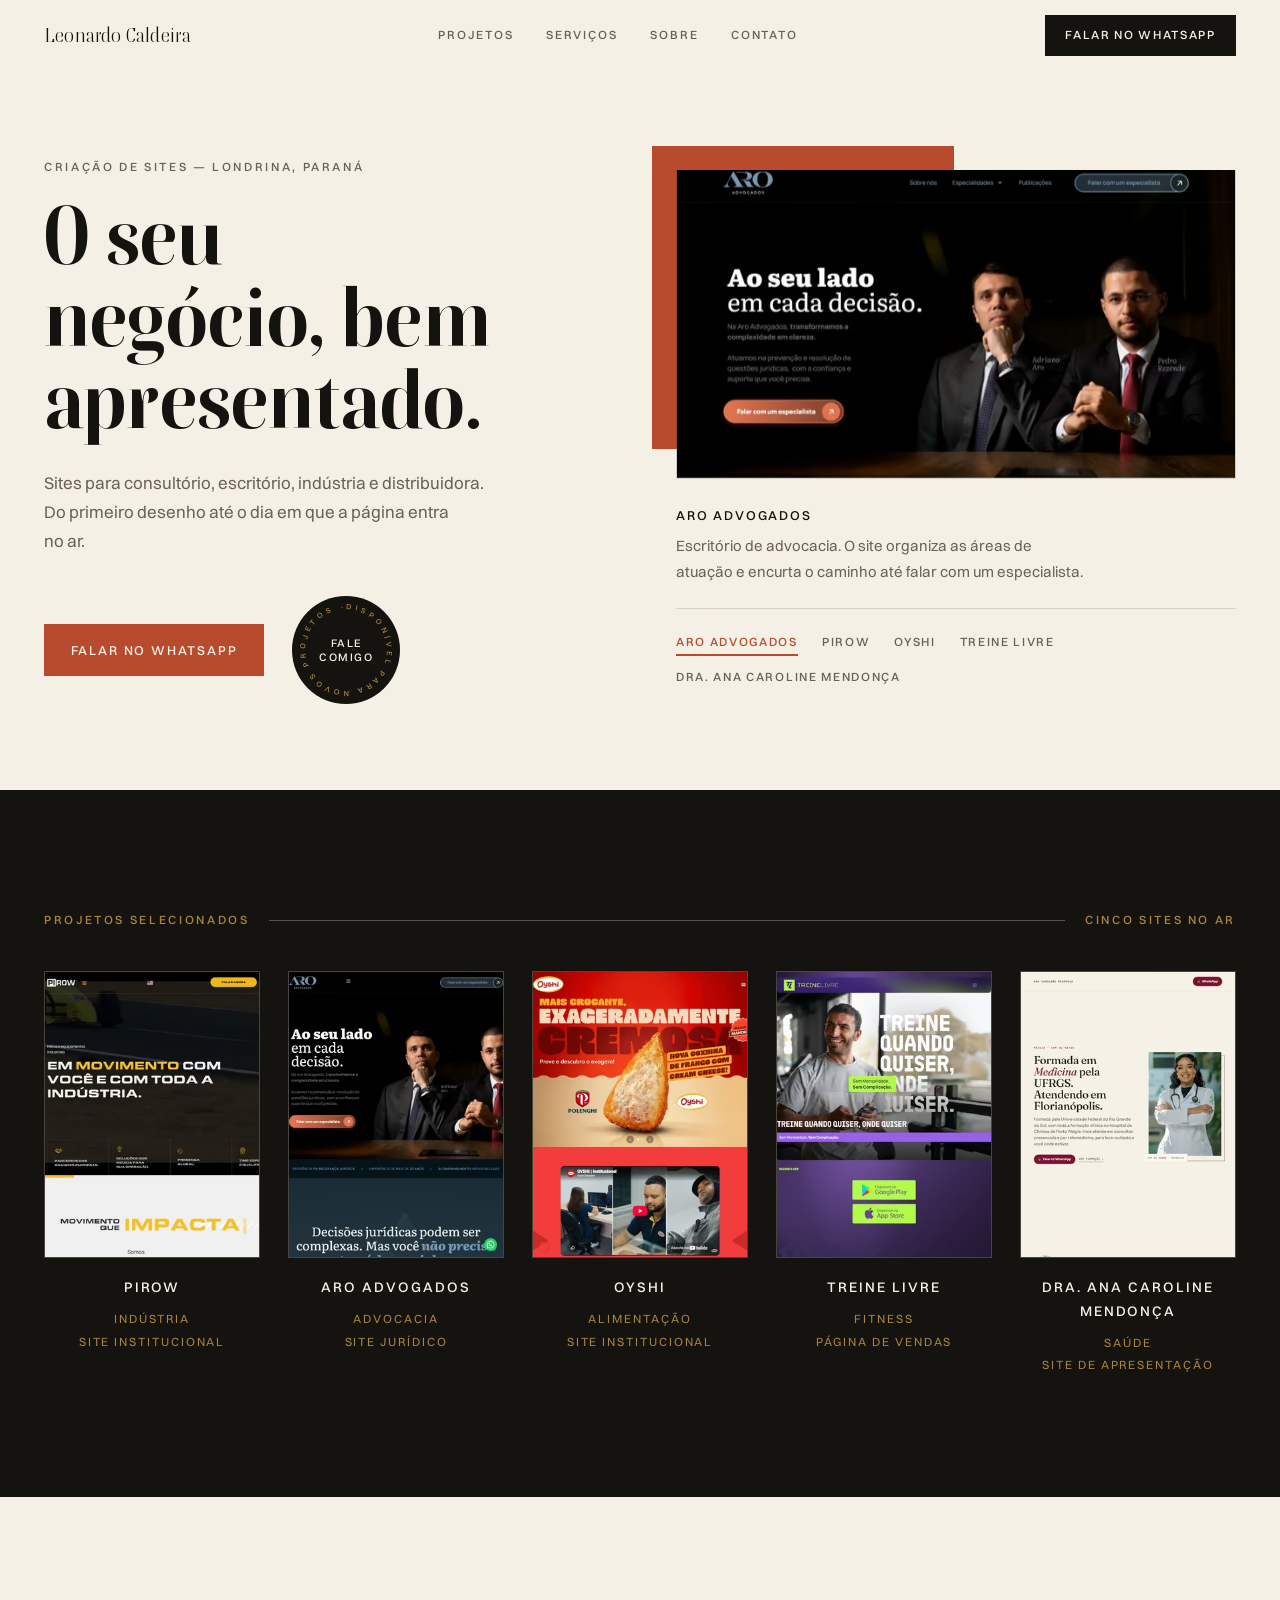
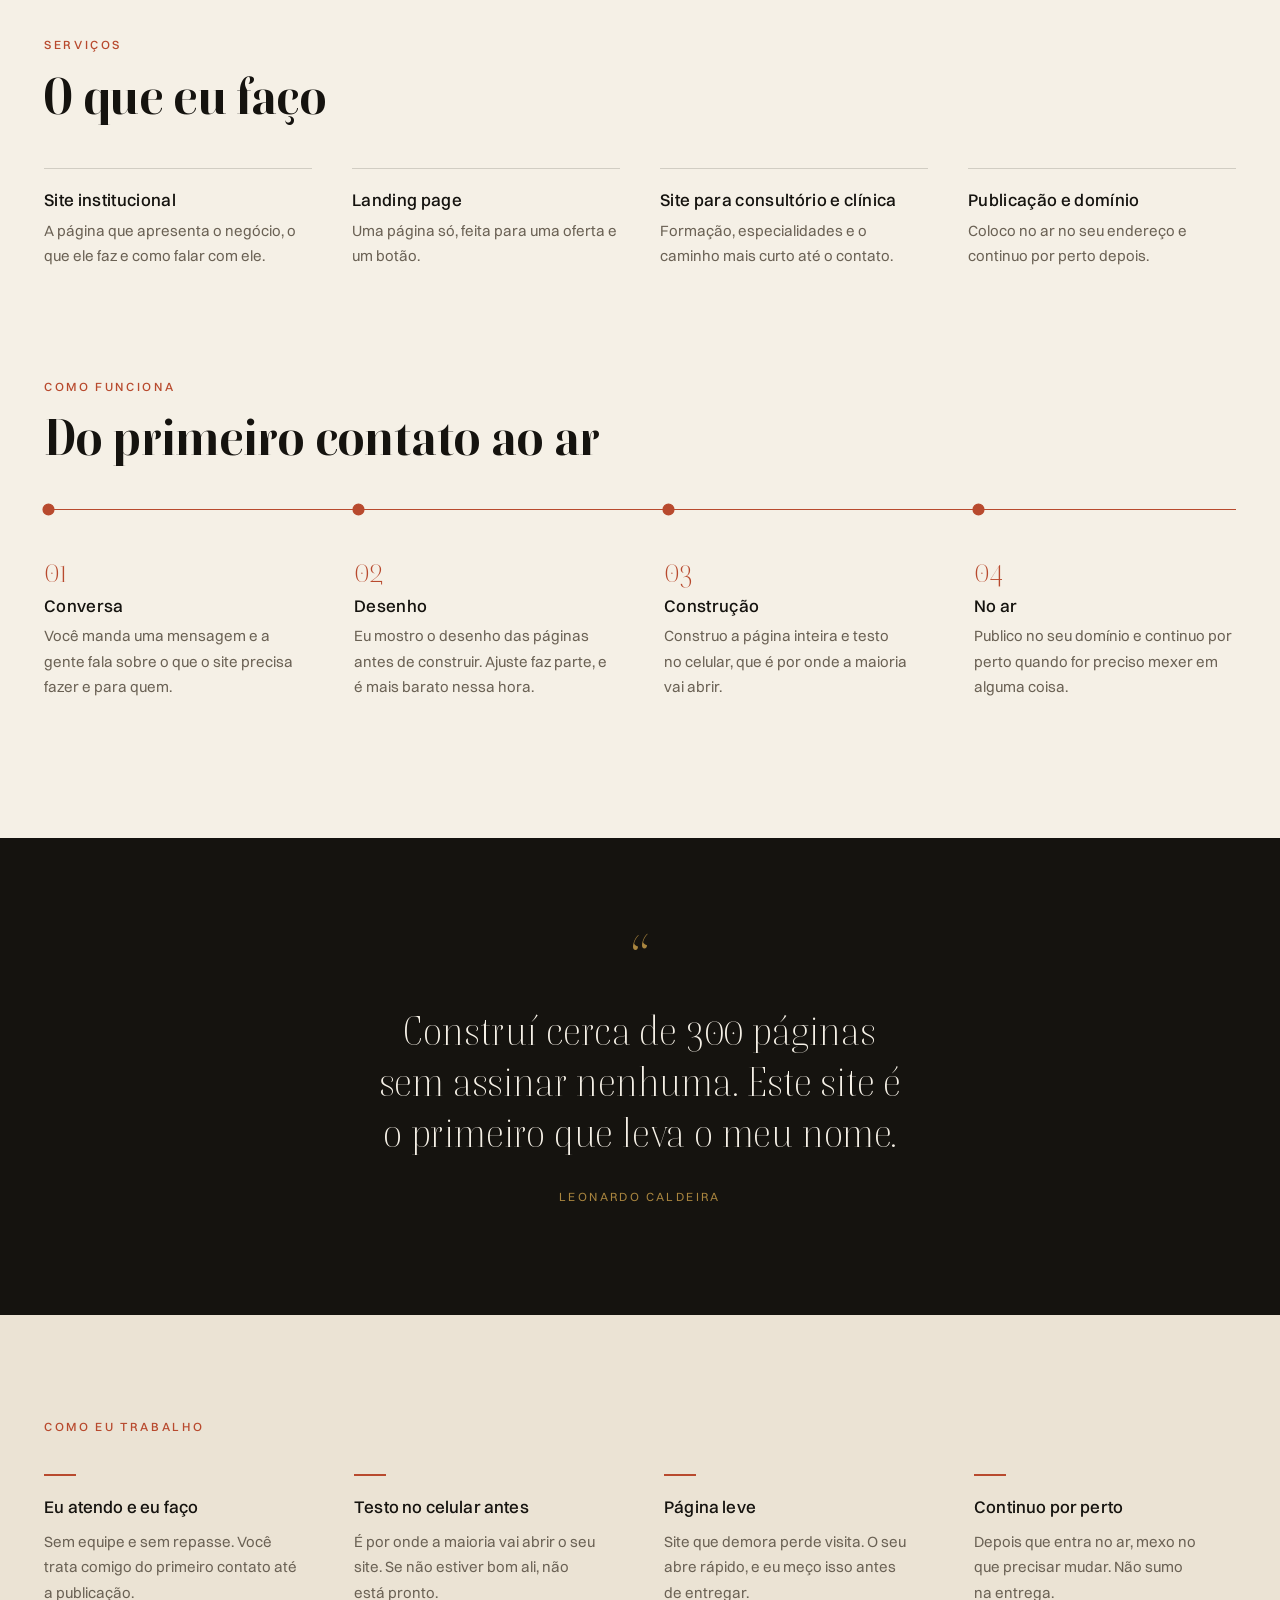
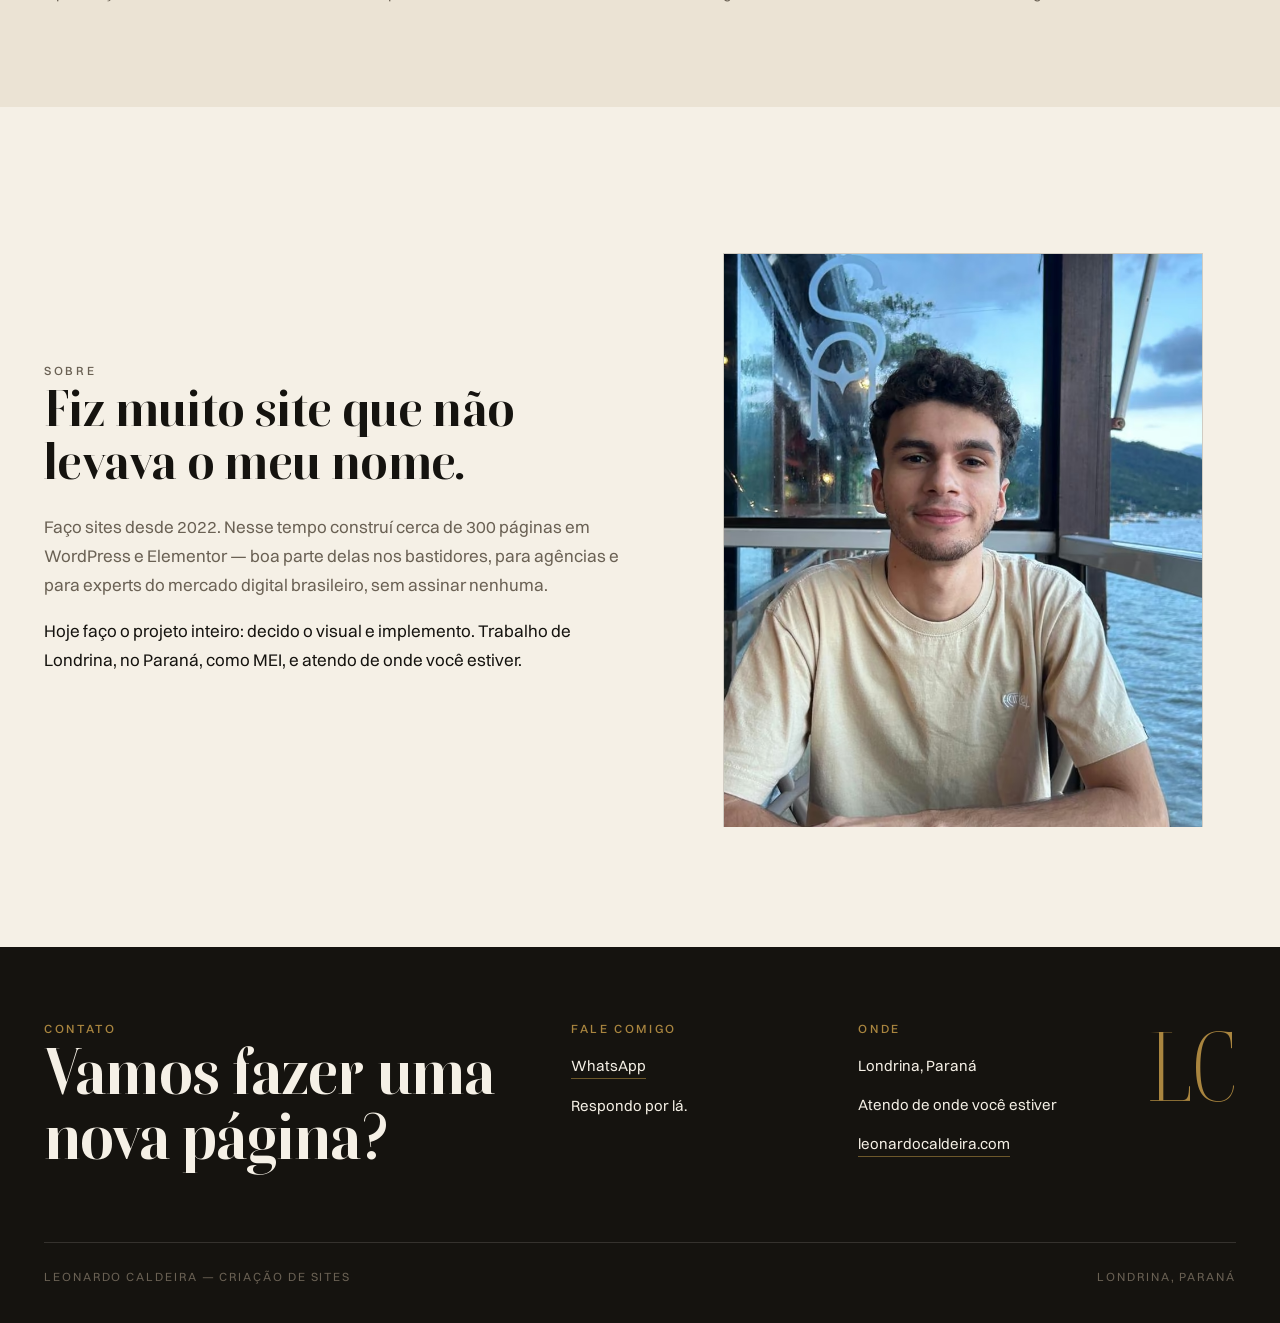
<file: index.html>
<!DOCTYPE html>
<html lang="pt-BR">
<head>
<meta charset="utf-8">
<meta name="viewport" content="width=device-width, initial-scale=1">
<title>Criação de sites em Londrina — Leonardo Caldeira</title>
<meta name="description" content="Faço sites para consultório, escritório, indústria e distribuidora. Do primeiro desenho até o dia em que o site entra no ar, com uma pessoa só do começo ao fim.">
<link rel="canonical" href="https://leonardocaldeira.com/">

<meta property="og:type" content="website">
<meta property="og:locale" content="pt_BR">
<meta property="og:url" content="https://leonardocaldeira.com/">
<meta property="og:site_name" content="Leonardo Caldeira">
<meta property="og:title" content="Criação de sites em Londrina — Leonardo Caldeira">
<meta property="og:description" content="Do primeiro desenho até o dia em que o site entra no ar, com uma pessoa só do começo ao fim.">
<meta property="og:image" content="https://leonardocaldeira.com/assets/imagens/og.png">
<meta property="og:image:width" content="1200">
<meta property="og:image:height" content="630">
<meta name="twitter:card" content="summary_large_image">

<link rel="icon" href="assets/favicon.svg" type="image/svg+xml">
<link rel="preload" href="assets/fontes/Boska-Regular.woff2" as="font" type="font/woff2" crossorigin>
<link rel="preload" href="assets/fontes/Boska-Bold.woff2" as="font" type="font/woff2" crossorigin>
<link rel="preload" href="assets/fontes/Switzer-Regular.woff2" as="font" type="font/woff2" crossorigin>
<link rel="stylesheet" href="estilos.css?v=20260819">
<script>if("IntersectionObserver" in window)document.documentElement.classList.add("js")</script>
</head>
<body>

<a class="pular" href="#conteudo">Pular para o conteúdo</a>
<div id="topo" aria-hidden="true"></div>

<header class="nav faixa">
  <div class="limite nav-interna">
    <a class="marca" href="/">Leonardo Caldeira</a>
    <nav aria-label="Seções do site">
      <ul class="nav-links">
        <li><a href="#projetos">Projetos</a></li>
        <li><a href="#servicos">Serviços</a></li>
        <li><a href="#sobre">Sobre</a></li>
        <li><a href="#contato">Contato</a></li>
      </ul>
    </nav>
    <a class="botao botao-escuro" href="https://wa.me/5543991846980?text=Ol%C3%A1%2C%20Leonardo%21%20Vi%20o%20seu%20site%20e%20queria%20falar%20sobre%20um%20projeto." target="_blank" rel="noopener" aria-label="Falar no WhatsApp"><span class="so-largo">Falar no </span>WhatsApp</a>
  </div>
</header>

<main id="conteudo">

  <section class="hero faixa">
    <div class="limite">

      <div class="hero-grade">
        <div class="hero-texto revela">
          <p class="eyebrow">Criação de sites — Londrina, Paraná</p>
          <h1 class="fatiar fatiar-letras">O seu negócio, bem apresentado.</h1>
          <p class="hero-p palavras">Sites para consultório, escritório, indústria e distribuidora. Do primeiro desenho até o dia em que a página entra no ar.</p>
          <div class="hero-acao">
            <a class="botao botao-terra" href="https://wa.me/5543991846980?text=Ol%C3%A1%2C%20Leonardo%21%20Vi%20o%20seu%20site%20e%20queria%20falar%20sobre%20um%20projeto." target="_blank" rel="noopener">Falar no WhatsApp</a>
            <span class="selo" aria-hidden="true">
              <svg viewBox="0 0 120 120">
                <circle cx="60" cy="60" r="60" fill="#15130F"></circle>
                <g class="anel" fill="#A9853F">
                  <path id="volta" d="M60,15 a45,45 0 1,1 -0.1,0" fill="none"></path>
                  <text><textPath href="#volta" startOffset="0" textLength="281" lengthAdjust="spacing">DISPONÍVEL PARA NOVOS PROJETOS ·</textPath></text>
                </g>
              </svg>
              <span class="miolo">Fale<br>comigo</span>
            </span>
          </div>
        </div>

        <div class="hero-obra revela">
          <span class="lastro" aria-hidden="true"></span>

          <div class="vitrine" id="vitrine" role="tabpanel" aria-labelledby="aba-aro">
            <a class="vitrine-link capa" data-parallax="0.06" href="https://aroadvogados.com/" target="_blank" rel="noopener">
              <picture>
                <source type="image/avif" srcset="assets/imagens/hero-aro-640.avif 640w, assets/imagens/hero-aro-1120.avif 1120w" sizes="(min-width: 64rem) 40vw, 92vw">
                <source type="image/webp" srcset="assets/imagens/hero-aro-640.webp 640w, assets/imagens/hero-aro-1120.webp 1120w" sizes="(min-width: 64rem) 40vw, 92vw">
                <img src="assets/imagens/hero-aro-1120.webp" width="1120" height="630" decoding="async" fetchpriority="high"
                     alt="Primeira dobra do site da ARO Advogados: o título Ao seu lado em cada decisão em fundo escuro, ao lado da foto de dois advogados.">
              </picture>
            </a>
            <div class="vitrine-texto" aria-live="polite">
              <b class="vitrine-nome">ARO Advogados</b>
              <p class="vitrine-desc palavras">Escritório de advocacia. O site organiza as áreas de atuação e encurta o caminho até falar com um especialista.</p>
            </div>
          </div>

          <div class="abas" role="tablist" aria-label="Projetos em destaque">
            <button type="button" role="tab" id="aba-aro" aria-controls="vitrine"
                    aria-selected="true" tabindex="0"
                    data-slug="aro" data-nome="ARO Advogados" data-url="https://aroadvogados.com/"
                    data-desc="Escritório de advocacia. O site organiza as áreas de atuação e encurta o caminho até falar com um especialista." data-alt="Primeira dobra do site da ARO Advogados: o título Ao seu lado em cada decisão em fundo escuro, ao lado da foto de dois advogados.">ARO Advogados</button>
            <button type="button" role="tab" id="aba-pirow" aria-controls="vitrine"
                    aria-selected="false" tabindex="-1"
                    data-slug="pirow" data-nome="Pirow" data-url="https://pirow.com.br/"
                    data-desc="Indústria de filtros e equipamentos. O site apresenta as linhas de produto e leva ao contato comercial." data-alt="Primeira dobra do site da Pirow: o título Em movimento com você e com toda a indústria sobre a foto de um equipamento industrial.">Pirow</button>
            <button type="button" role="tab" id="aba-oyshi" aria-controls="vitrine"
                    aria-selected="false" tabindex="-1"
                    data-slug="oyshi" data-nome="Oyshi" data-url="https://oyshi.com.br/"
                    data-desc="Distribuidora de salgados de mandioca congelados. O site fala com food service e com quem revende." data-alt="Primeira dobra do site da Oyshi: o título Mais crocante, exageradamente cremosa em fundo vermelho, ao lado da foto de uma coxinha cortada ao meio.">Oyshi</button>
            <button type="button" role="tab" id="aba-treinelivre" aria-controls="vitrine"
                    aria-selected="false" tabindex="-1"
                    data-slug="treinelivre" data-nome="Treine Livre" data-url="https://orchid-sardine-318056.hostingersite.com/treine-livre/"
                    data-desc="Página de vendas de um produto digital de treino, construída em torno de um botão só." data-alt="Primeira dobra da página do Treine Livre: o título Treine quando quiser, onde quiser sobre a foto de um homem com o celular na academia.">Treine Livre</button>
            <button type="button" role="tab" id="aba-mendonca" aria-controls="vitrine"
                    aria-selected="false" tabindex="-1"
                    data-slug="mendonca" data-nome="Dra. Ana Caroline Mendonça" data-url="https://dranamendonca.com/"
                    data-desc="Site de apresentação de uma médica, com formação, forma de atendimento e canal de contato." data-alt="Primeira dobra do site da Dra. Ana Caroline Mendonça: o texto Formada em Medicina pela UFRGS, atendendo em Florianópolis, ao lado do retrato da médica.">Dra. Ana Caroline Mendonça</button>
          </div>
        </div>
      </div>
    </div>
  </section>

  <section class="projetos escuro faixa" id="projetos">
    <div class="limite">
      <div class="cabeca-secao revela">
        <p class="eyebrow">Projetos selecionados</p>
        <span class="fio" aria-hidden="true"></span>
        <p class="eyebrow">Cinco sites no ar</p>
      </div>

      <ul class="grade-projetos">

        <li class="projeto revela">
          <a href="https://pirow.com.br/" target="_blank" rel="noopener">
            <span class="moldura capa">
              <picture>
                <source type="image/avif" srcset="assets/imagens/pirow-320.avif 320w, assets/imagens/pirow-560.avif 560w" sizes="(min-width: 64rem) 16vw, (min-width: 48rem) 30vw, 46vw">
                <source type="image/webp" srcset="assets/imagens/pirow-320.webp 320w, assets/imagens/pirow-560.webp 560w" sizes="(min-width: 64rem) 16vw, (min-width: 48rem) 30vw, 46vw">
                <img src="assets/imagens/pirow-560.webp" width="560" height="746" loading="lazy" decoding="async" alt="Primeira dobra do site da Pirow: o título Em movimento com você e com toda a indústria sobre a foto de um equipamento industrial.">
              </picture>
            </span>
            <span class="rotulo-projeto">
              <span class="nome-projeto">Pirow</span>
              <span class="tipo-projeto">Indústria</span>
              <span class="tipo-projeto">Site institucional</span>
            </span>
          </a>
        </li>
        <li class="projeto revela">
          <a href="https://aroadvogados.com/" target="_blank" rel="noopener">
            <span class="moldura capa">
              <picture>
                <source type="image/avif" srcset="assets/imagens/aro-320.avif 320w, assets/imagens/aro-560.avif 560w" sizes="(min-width: 64rem) 16vw, (min-width: 48rem) 30vw, 46vw">
                <source type="image/webp" srcset="assets/imagens/aro-320.webp 320w, assets/imagens/aro-560.webp 560w" sizes="(min-width: 64rem) 16vw, (min-width: 48rem) 30vw, 46vw">
                <img src="assets/imagens/aro-560.webp" width="560" height="746" loading="lazy" decoding="async" alt="Primeira dobra do site da ARO Advogados: o título Ao seu lado em cada decisão em fundo escuro, ao lado da foto de dois advogados.">
              </picture>
            </span>
            <span class="rotulo-projeto">
              <span class="nome-projeto">ARO Advogados</span>
              <span class="tipo-projeto">Advocacia</span>
              <span class="tipo-projeto">Site jurídico</span>
            </span>
          </a>
        </li>
        <li class="projeto revela">
          <a href="https://oyshi.com.br/" target="_blank" rel="noopener">
            <span class="moldura capa">
              <picture>
                <source type="image/avif" srcset="assets/imagens/oyshi-320.avif 320w, assets/imagens/oyshi-560.avif 560w" sizes="(min-width: 64rem) 16vw, (min-width: 48rem) 30vw, 46vw">
                <source type="image/webp" srcset="assets/imagens/oyshi-320.webp 320w, assets/imagens/oyshi-560.webp 560w" sizes="(min-width: 64rem) 16vw, (min-width: 48rem) 30vw, 46vw">
                <img src="assets/imagens/oyshi-560.webp" width="560" height="746" loading="lazy" decoding="async" alt="Primeira dobra do site da Oyshi: o título Mais crocante, exageradamente cremosa em fundo vermelho, ao lado da foto de uma coxinha cortada ao meio.">
              </picture>
            </span>
            <span class="rotulo-projeto">
              <span class="nome-projeto">Oyshi</span>
              <span class="tipo-projeto">Alimentação</span>
              <span class="tipo-projeto">Site institucional</span>
            </span>
          </a>
        </li>
        <li class="projeto revela">
          <a href="https://orchid-sardine-318056.hostingersite.com/treine-livre/" target="_blank" rel="noopener">
            <span class="moldura capa">
              <picture>
                <source type="image/avif" srcset="assets/imagens/treinelivre-320.avif 320w, assets/imagens/treinelivre-560.avif 560w" sizes="(min-width: 64rem) 16vw, (min-width: 48rem) 30vw, 46vw">
                <source type="image/webp" srcset="assets/imagens/treinelivre-320.webp 320w, assets/imagens/treinelivre-560.webp 560w" sizes="(min-width: 64rem) 16vw, (min-width: 48rem) 30vw, 46vw">
                <img src="assets/imagens/treinelivre-560.webp" width="560" height="746" loading="lazy" decoding="async" alt="Primeira dobra da página do Treine Livre: o título Treine quando quiser, onde quiser sobre a foto de um homem com o celular na academia.">
              </picture>
            </span>
            <span class="rotulo-projeto">
              <span class="nome-projeto">Treine Livre</span>
              <span class="tipo-projeto">Fitness</span>
              <span class="tipo-projeto">Página de vendas</span>
            </span>
          </a>
        </li>
        <li class="projeto revela">
          <a href="https://dranamendonca.com/" target="_blank" rel="noopener">
            <span class="moldura capa">
              <picture>
                <source type="image/avif" srcset="assets/imagens/mendonca-320.avif 320w, assets/imagens/mendonca-560.avif 560w" sizes="(min-width: 64rem) 16vw, (min-width: 48rem) 30vw, 46vw">
                <source type="image/webp" srcset="assets/imagens/mendonca-320.webp 320w, assets/imagens/mendonca-560.webp 560w" sizes="(min-width: 64rem) 16vw, (min-width: 48rem) 30vw, 46vw">
                <img src="assets/imagens/mendonca-560.webp" width="560" height="746" loading="lazy" decoding="async" alt="Primeira dobra do site da Dra. Ana Caroline Mendonça: o texto Formada em Medicina pela UFRGS, atendendo em Florianópolis, ao lado do retrato da médica.">
              </picture>
            </span>
            <span class="rotulo-projeto">
              <span class="nome-projeto">Dra. Ana Caroline Mendonça</span>
              <span class="tipo-projeto">Saúde</span>
              <span class="tipo-projeto">Site de apresentação</span>
            </span>
          </a>
        </li>

      </ul>
    </div>
  </section>

  <section class="oficina faixa" id="servicos">
    <div class="limite">

      <p class="eyebrow eyebrow-terra">Serviços</p>
      <h2 class="fatiar">O que eu faço</h2>
      <ul class="servicos-linha">
        <li class="servico revela">
          <h3>Site institucional</h3>
          <p>A página que apresenta o negócio, o que ele faz e como falar com ele.</p>
        </li>
        <li class="servico revela">
          <h3>Landing page</h3>
          <p>Uma página só, feita para uma oferta e um botão.</p>
        </li>
        <li class="servico revela">
          <h3>Site para consultório e clínica</h3>
          <p>Formação, especialidades e o caminho mais curto até o contato.</p>
        </li>
        <li class="servico revela">
          <h3>Publicação e domínio</h3>
          <p>Coloco no ar no seu endereço e continuo por perto depois.</p>
        </li>
      </ul>

      <p class="eyebrow eyebrow-terra rotulo-tempo">Como funciona</p>
      <h2 class="fatiar">Do primeiro contato ao ar</h2>

      <div class="linha-tempo">
        <span class="trilho" aria-hidden="true"><span class="trilho-cheio"></span></span>
        <ol class="estacoes">
          <li class="estacao">
            <span class="ponto" aria-hidden="true"></span>
            <span class="num">01</span>
            <h3>Conversa</h3>
            <p>Você manda uma mensagem e a gente fala sobre o que o site precisa fazer e para quem.</p>
          </li>
          <li class="estacao">
            <span class="ponto" aria-hidden="true"></span>
            <span class="num">02</span>
            <h3>Desenho</h3>
            <p>Eu mostro o desenho das páginas antes de construir. Ajuste faz parte, e é mais barato nessa hora.</p>
          </li>
          <li class="estacao">
            <span class="ponto" aria-hidden="true"></span>
            <span class="num">03</span>
            <h3>Construção</h3>
            <p>Construo a página inteira e testo no celular, que é por onde a maioria vai abrir.</p>
          </li>
          <li class="estacao">
            <span class="ponto" aria-hidden="true"></span>
            <span class="num">04</span>
            <h3>No ar</h3>
            <p>Publico no seu domínio e continuo por perto quando for preciso mexer em alguma coisa.</p>
          </li>
        </ol>
      </div>

    </div>
  </section>

  <section class="faixa-citacao escuro faixa">
    <div class="limite">
      <figure class="citacao revela">
        <span class="aspas" aria-hidden="true">&ldquo;</span>
        <blockquote>Construí cerca de 300 páginas sem assinar nenhuma. Este site é o primeiro que leva o meu nome.</blockquote>
        <figcaption>Leonardo Caldeira</figcaption>
      </figure>
    </div>
  </section>

  <section class="compromissos faixa">
    <div class="limite">
      <p class="eyebrow eyebrow-terra">Como eu trabalho</p>
      <ul class="lista-compromissos">
        <li class="compromisso revela">
          <span class="risco" aria-hidden="true"></span>
          <b>Eu atendo e eu faço</b>
          <span>Sem equipe e sem repasse. Você trata comigo do primeiro contato até a publicação.</span>
        </li>
        <li class="compromisso revela">
          <span class="risco" aria-hidden="true"></span>
          <b>Testo no celular antes</b>
          <span>É por onde a maioria vai abrir o seu site. Se não estiver bom ali, não está pronto.</span>
        </li>
        <li class="compromisso revela">
          <span class="risco" aria-hidden="true"></span>
          <b>Página leve</b>
          <span>Site que demora perde visita. O seu abre rápido, e eu meço isso antes de entregar.</span>
        </li>
        <li class="compromisso revela">
          <span class="risco" aria-hidden="true"></span>
          <b>Continuo por perto</b>
          <span>Depois que entra no ar, mexo no que precisar mudar. Não sumo na entrega.</span>
        </li>
      </ul>
    </div>
  </section>

  <section class="sobre faixa" id="sobre">
    <div class="limite sobre-grade">
      <div class="revela">
        <p class="eyebrow eyebrow-terra">Sobre</p>
        <h2 class="fatiar">Fiz muito site que não levava o meu nome.</h2>
        <p>Faço sites desde 2022. Nesse tempo construí cerca de 300 páginas em WordPress e Elementor — boa parte delas nos bastidores, para agências e para experts do mercado digital brasileiro, sem assinar nenhuma.</p>
        <p class="destaque">Hoje faço o projeto inteiro: decido o visual e implemento. Trabalho de Londrina, no Paraná, como MEI, e atendo de onde você estiver.</p>
      </div>
      <div class="revela">
        <picture class="capa capa-retrato" data-parallax="0.05">
          <source type="image/avif" srcset="assets/imagens/leonardo-420.avif 420w, assets/imagens/leonardo-840.avif 840w" sizes="(min-width: 64rem) 27rem, 92vw">
          <source type="image/webp" srcset="assets/imagens/leonardo-420.webp 420w, assets/imagens/leonardo-840.webp 840w" sizes="(min-width: 64rem) 27rem, 92vw">
          <img class="retrato-sobre" src="assets/imagens/leonardo-840.webp" width="840" height="1050" loading="lazy" decoding="async"
               alt="Leonardo Caldeira sentado a uma mesa diante de uma janela, com o mar ao fundo no fim da tarde.">
        </picture>
      </div>
    </div>
  </section>

  <!-- Espaço reservado para depoimentos, quando houver autorização dos clientes.
       Entra entre a seção Sobre e a de Contato, com a mesma grade de colunas. -->

  <section class="contato escuro faixa" id="contato">
    <div class="limite contato-grade">
      <div class="revela">
        <p class="eyebrow">Contato</p>
        <h2 class="fatiar">Vamos fazer uma nova página?</h2>
      </div>
      <div class="bloco-contato revela">
        <p class="eyebrow">Fale comigo</p>
        <a href="https://wa.me/5543991846980?text=Ol%C3%A1%2C%20Leonardo%21%20Vi%20o%20seu%20site%20e%20queria%20falar%20sobre%20um%20projeto." target="_blank" rel="noopener">WhatsApp</a>
        <span>Respondo por lá.</span>
      </div>
      <div class="bloco-contato revela">
        <p class="eyebrow">Onde</p>
        <span>Londrina, Paraná</span>
        <span>Atendo de onde você estiver</span>
        <a href="https://leonardocaldeira.com">leonardocaldeira.com</a>
      </div>
      <p class="monograma" aria-hidden="true">LC</p>
    </div>
  </section>

</main>

<footer class="rodape faixa">
  <div class="limite rodape-interno">
    <span>Leonardo Caldeira — criação de sites</span>
    <span>Londrina, Paraná</span>
  </div>
</footer>

<script type="module" src="assets/js/principal.js?v=20260819"></script>
</body>
</html>
</file>
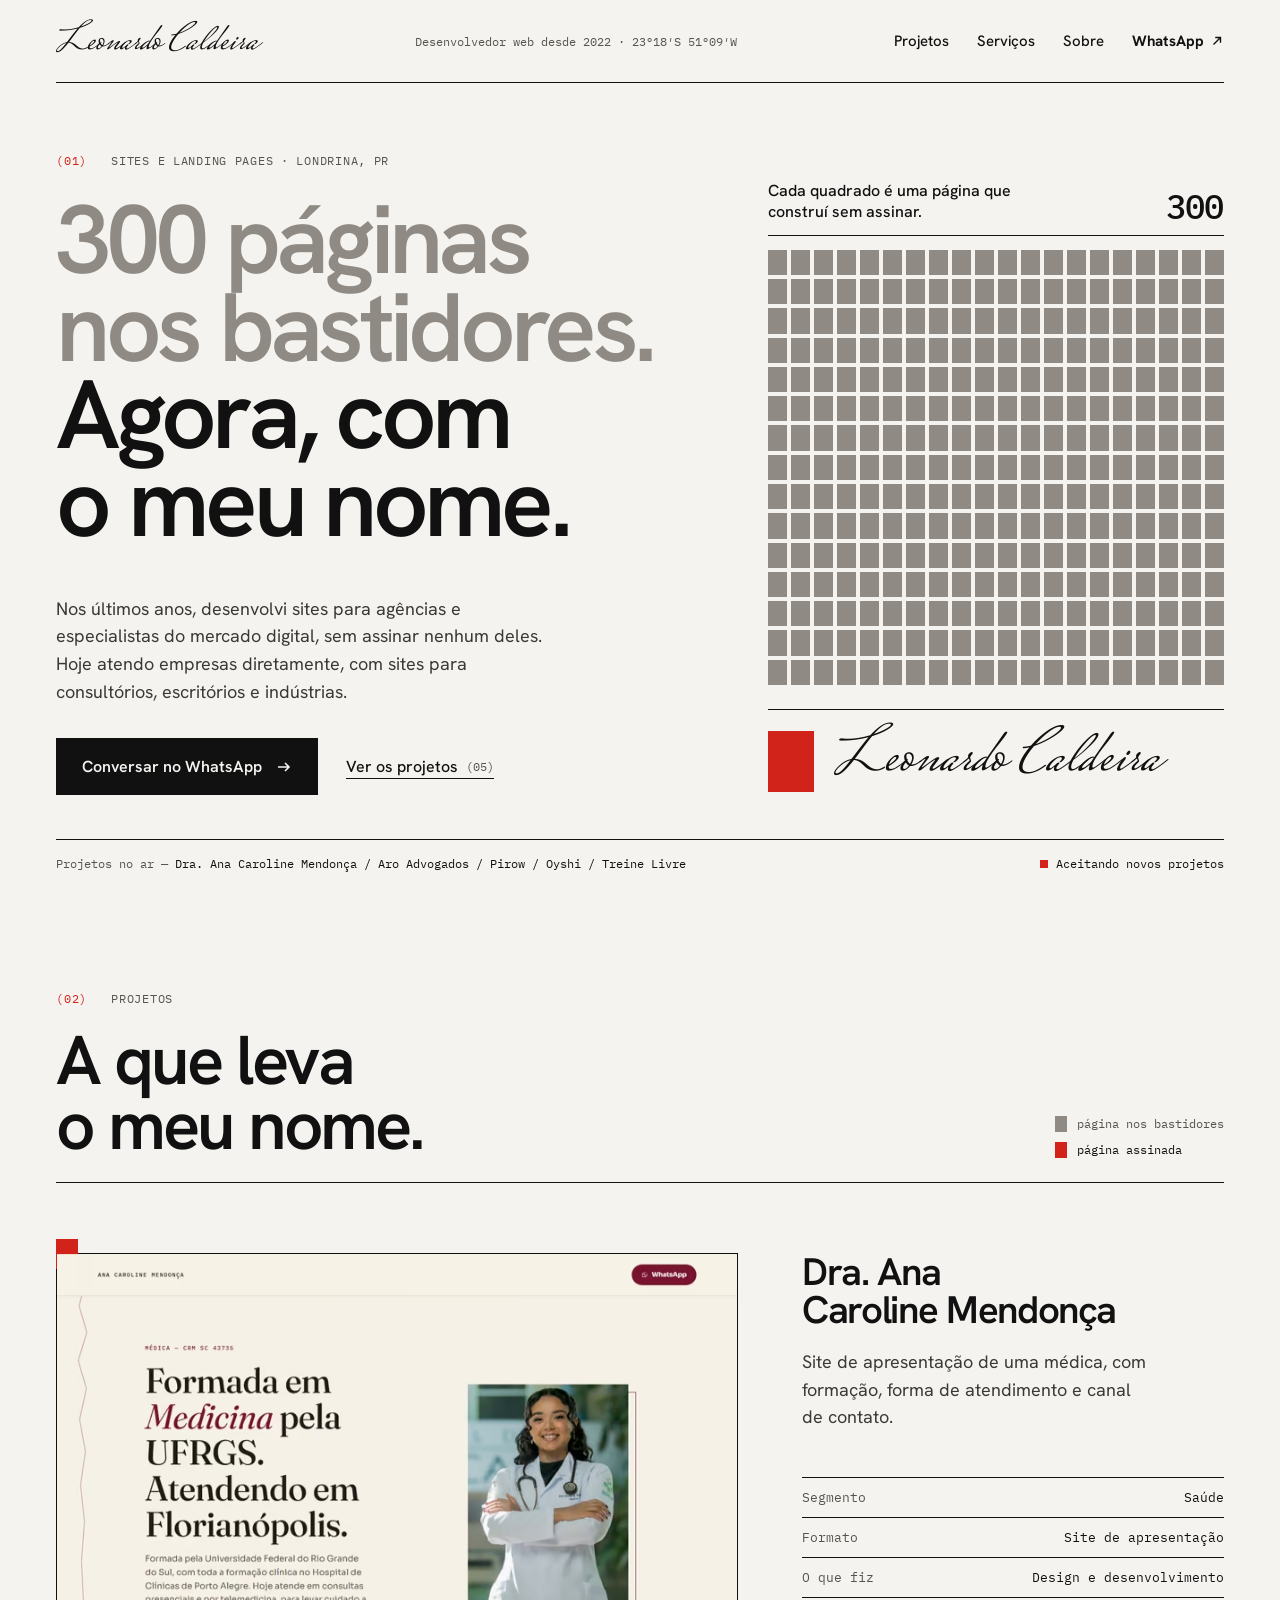
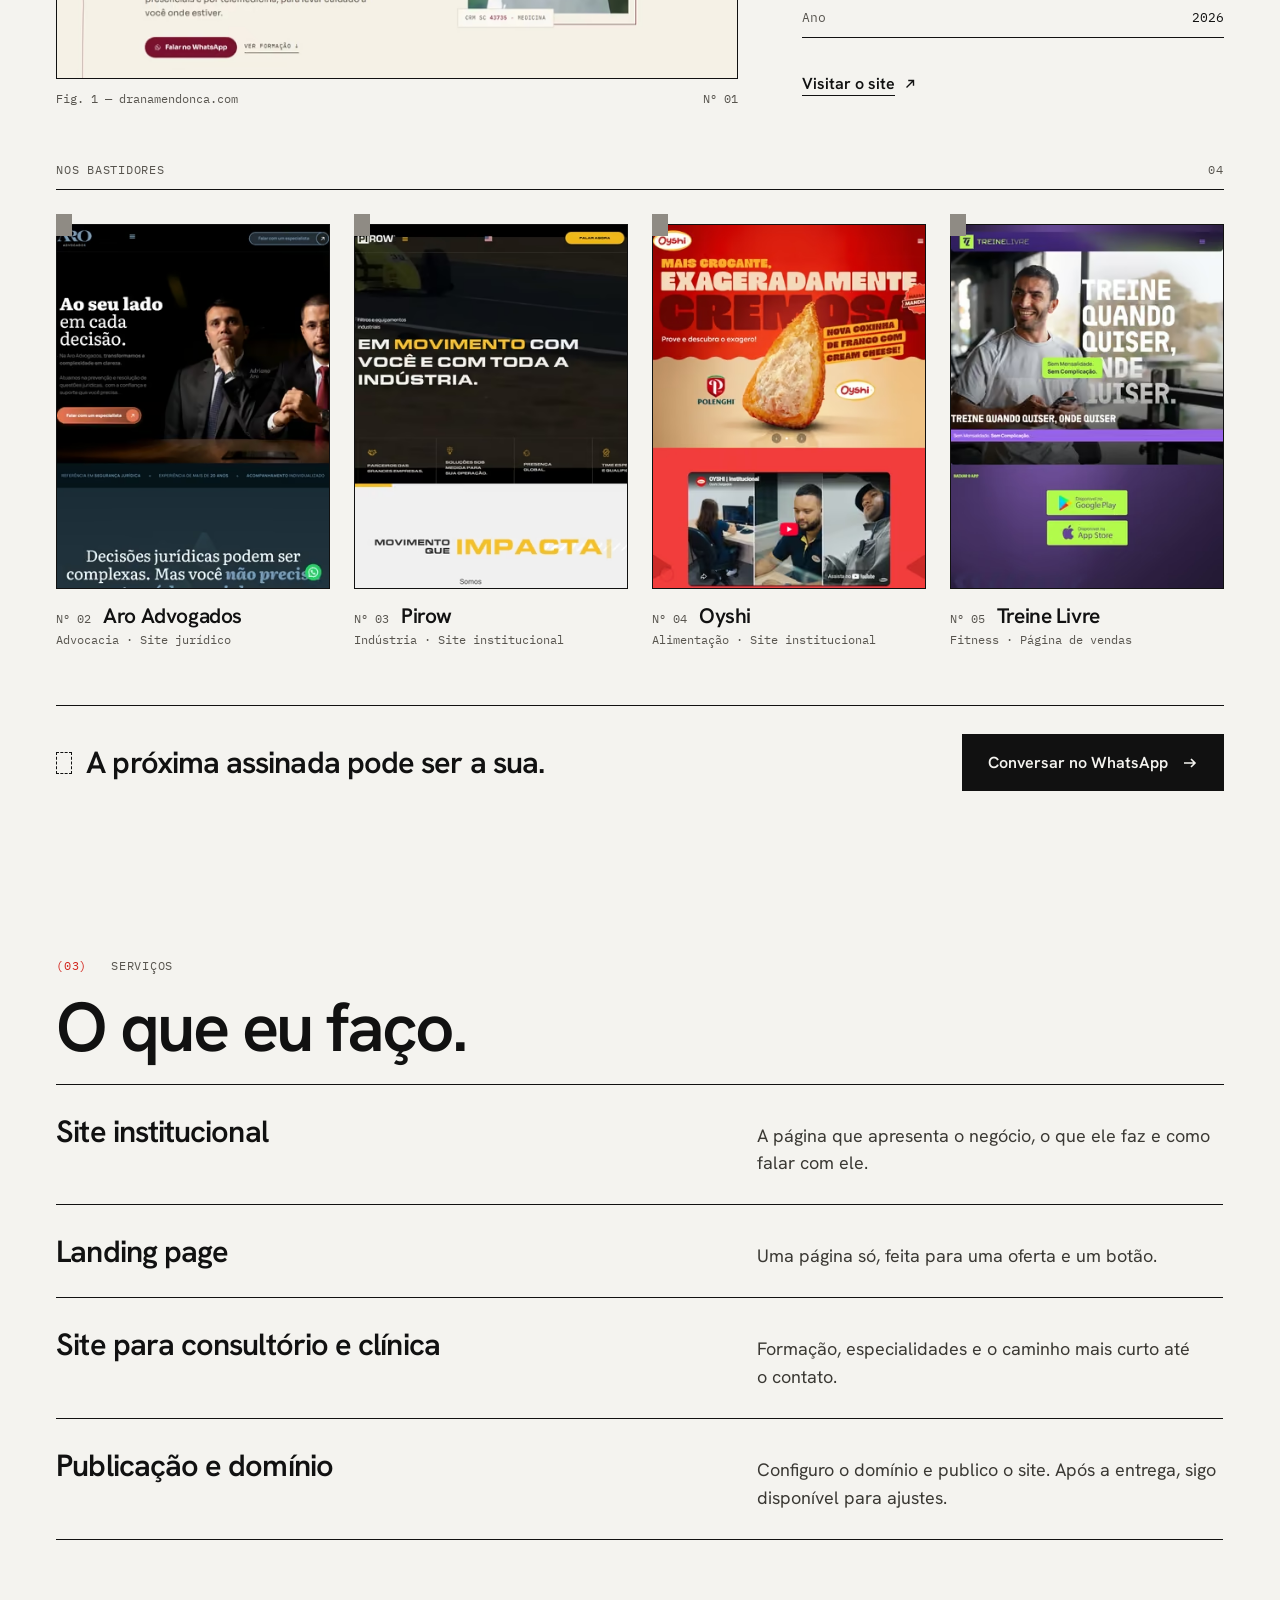
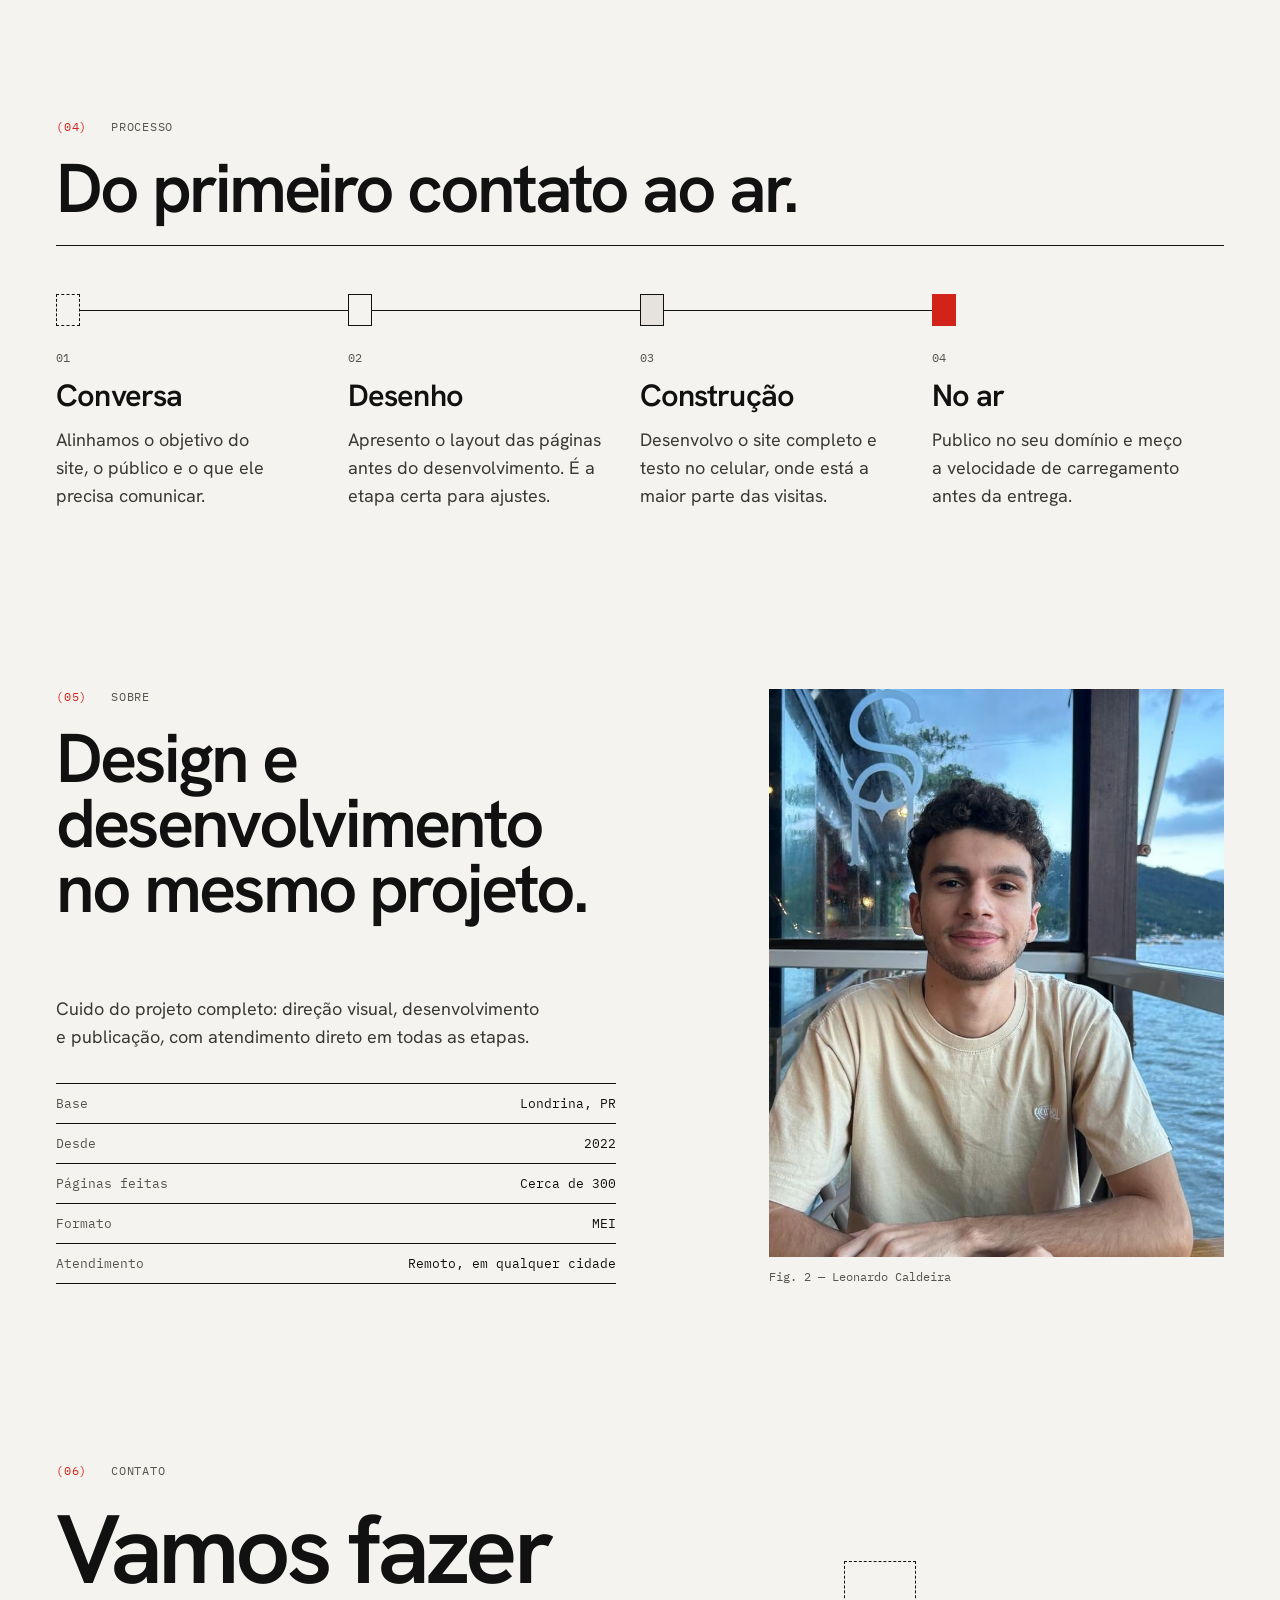
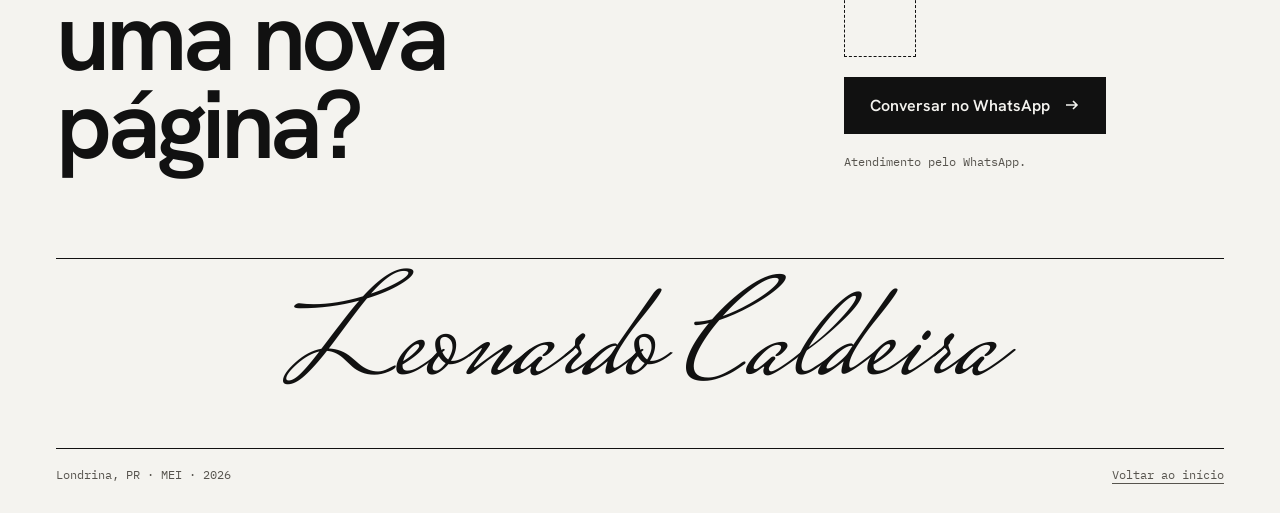
<file: portfolio-2/index.html>
<!doctype html>
<html lang="pt-BR">
<head>
<meta charset="utf-8">
<meta name="viewport" content="width=device-width, initial-scale=1">
<title>Criação de sites em Londrina — Leonardo Caldeira</title>
<meta name="description" content="Sites e landing pages para consultórios, escritórios e indústrias, do layout à publicação. Londrina, PR.">
<meta name="robots" content="noindex, nofollow">
<link rel="canonical" href="https://leonardocaldeira.com/inicio/portfolio-2/">

<meta property="og:type" content="website">
<meta property="og:locale" content="pt_BR">
<meta property="og:url" content="https://leonardocaldeira.com/inicio/portfolio-2/">
<meta property="og:site_name" content="Leonardo Caldeira">
<meta property="og:title" content="Criação de sites em Londrina — Leonardo Caldeira">
<meta property="og:description" content="Sites e landing pages para consultórios, escritórios e indústrias, do layout à publicação. Londrina, PR.">
<meta property="og:image" content="https://leonardocaldeira.com/inicio/portfolio-2/assets/imagens/og-assinada.png">
<meta property="og:image:width" content="1200">
<meta property="og:image:height" content="630">
<meta name="twitter:card" content="summary_large_image">

<link rel="icon" href="favicon.ico" sizes="48x48">
<link rel="icon" href="assets/favicon.svg" type="image/svg+xml">
<link rel="apple-touch-icon" href="assets/apple-touch-icon.png">
<link rel="preload" href="assets/fontes/hanken-grotesk-variavel-latin.woff2" as="font" type="font/woff2" crossorigin>
<link rel="preload" href="assets/fontes/mrs-saint-delafield-latin.woff2" as="font" type="font/woff2" crossorigin>
<link rel="stylesheet" href="estilos.css">
<script>
  document.documentElement.classList.add('js', 'anima');
</script>
</head>
<body>

<a class="pular" href="#conteudo">Pular para o conteúdo</a>

<div class="container">
  <header class="topo">
    <a class="logo" href="./">Leonardo Caldeira</a>
    <span class="topo__meta">Desenvolvedor web desde 2022 · 23°18′S 51°09′W</span>
    <a class="topo__whatsapp" href="https://wa.me/5543991846980?text=Ol%C3%A1%2C%20Leonardo%21%20Vi%20o%20seu%20portf%C3%B3lio%20e%20queria%20falar%20sobre%20um%20projeto." target="_blank" rel="noopener">WhatsApp</a>
    <button class="botao-menu" type="button" aria-expanded="false" aria-controls="navegacao">Menu</button>
    <nav class="navegacao" id="navegacao" aria-label="Seções do site">
      <ul class="menu">
        <li><a href="#projetos">Projetos</a></li>
        <li><a href="#servicos">Serviços</a></li>
        <li><a href="#sobre">Sobre</a></li>
        <li><a class="menu__whatsapp" href="https://wa.me/5543991846980?text=Ol%C3%A1%2C%20Leonardo%21%20Vi%20o%20seu%20portf%C3%B3lio%20e%20queria%20falar%20sobre%20um%20projeto." target="_blank" rel="noopener">WhatsApp<svg width="14" height="14" viewBox="0 0 16 16" fill="none" stroke="currentColor" stroke-width="1.6" aria-hidden="true"><path d="M4 12L12 4M6 4h6v6"/></svg></a></li>
      </ul>
    </nav>
  </header>

  <main id="conteudo">
    <section class="hero" aria-labelledby="titulo-hero">
      <div class="hero__texto">
        <div class="hero__abertura">
          <p class="rotulo"><span class="rotulo__num">(01)</span><span>Sites e landing pages · Londrina, PR</span></p>
          <h1 class="titulo-hero" id="titulo-hero">
            <span class="titulo-hero__antes">300 páginas nos bastidores.</span>
            <span class="titulo-hero__agora">Agora, com o meu nome.</span>
          </h1>
        </div>
        <div class="hero__fecho">
          <p class="lead">Nos últimos anos, desenvolvi sites para agências e especialistas do mercado digital, sem assinar nenhum deles. Hoje atendo empresas diretamente, com sites para consultórios, escritórios e indústrias.</p>
          <div class="acoes">
            <a class="botao" href="https://wa.me/5543991846980?text=Ol%C3%A1%2C%20Leonardo%21%20Vi%20o%20seu%20portf%C3%B3lio%20e%20queria%20falar%20sobre%20um%20projeto." target="_blank" rel="noopener">Conversar no WhatsApp<svg width="16" height="16" viewBox="0 0 16 16" fill="none" stroke="currentColor" stroke-width="1.6" aria-hidden="true"><path d="M2 8h11M9 4l4 4-4 4"/></svg></a>
            <a class="link-sec" href="#projetos">Ver os projetos<span class="link-sec__qtd">(05)</span></a>
          </div>
        </div>
      </div>

      <figure class="paginas" id="paginas">
        <figcaption class="paginas__legenda">
          <span class="paginas__texto">Cada quadrado é uma página que construí sem assinar.<span class="sr-only"> São cerca de 300.</span></span>
          <span class="contador" id="contador" aria-hidden="true">300</span>
        </figcaption>
        <div class="grade" id="grade" aria-hidden="true"><span></span><span></span><span></span><span></span><span></span><span></span><span></span><span></span><span></span><span></span><span></span><span></span><span></span><span></span><span></span><span></span><span></span><span></span><span></span><span></span><span></span><span></span><span></span><span></span><span></span><span></span><span></span><span></span><span></span><span></span><span></span><span></span><span></span><span></span><span></span><span></span><span></span><span></span><span></span><span></span><span></span><span></span><span></span><span></span><span></span><span></span><span></span><span></span><span></span><span></span><span></span><span></span><span></span><span></span><span></span><span></span><span></span><span></span><span></span><span></span><span></span><span></span><span></span><span></span><span></span><span></span><span></span><span></span><span></span><span></span><span></span><span></span><span></span><span></span><span></span><span></span><span></span><span></span><span></span><span></span><span></span><span></span><span></span><span></span><span></span><span></span><span></span><span></span><span></span><span></span><span></span><span></span><span></span><span></span><span></span><span></span><span></span><span></span><span></span><span></span><span></span><span></span><span></span><span></span><span></span><span></span><span></span><span></span><span></span><span></span><span></span><span></span><span></span><span></span><span></span><span></span><span></span><span></span><span></span><span></span><span></span><span></span><span></span><span></span><span></span><span></span><span></span><span></span><span></span><span></span><span></span><span></span><span></span><span></span><span></span><span></span><span></span><span></span><span></span><span></span><span></span><span></span><span></span><span></span><span></span><span></span><span></span><span></span><span></span><span></span><span></span><span></span><span></span><span></span><span></span><span></span><span></span><span></span><span></span><span></span><span></span><span></span><span></span><span></span><span></span><span></span><span></span><span></span><span></span><span></span><span></span><span></span><span></span><span></span><span></span><span></span><span></span><span></span><span></span><span></span><span></span><span></span><span></span><span></span><span></span><span></span><span></span><span></span><span></span><span></span><span></span><span></span><span></span><span></span><span></span><span></span><span></span><span></span><span></span><span></span><span></span><span></span><span></span><span></span><span></span><span></span><span></span><span></span><span></span><span></span><span></span><span></span><span></span><span></span><span></span><span></span><span></span><span></span><span></span><span></span><span></span><span></span><span></span><span></span><span></span><span></span><span></span><span></span><span></span><span></span><span></span><span></span><span></span><span></span><span></span><span></span><span></span><span></span><span></span><span></span><span></span><span></span><span></span><span></span><span></span><span></span><span></span><span></span><span></span><span></span><span></span><span></span><span></span><span></span><span></span><span></span><span></span><span></span><span></span><span></span><span></span><span></span><span></span><span></span><span></span><span></span><span></span><span></span><span></span><span></span><span></span><span></span><span></span><span></span><span></span><span></span><span></span><span></span><span></span><span></span><span></span><span></span><span></span><span></span><span></span><span></span><span></span><span></span><span></span><span></span><span></span><span></span><span></span><span></span><span></span><span></span><span></span><span></span><span></span><span></span></div>
        <div class="assinada">
          <span class="assinada__bloco" aria-hidden="true"></span>
          <span class="assinada__nome">Leonardo Caldeira</span>
        </div>
      </figure>
    </section>

    <div class="hero-rodape">
      <span class="hero-rodape__projetos">Projetos no ar — <span class="hero-rodape__nomes">Dra. Ana Caroline Mendonça / Aro Advogados / Pirow / Oyshi / Treine Livre</span></span>
      <span class="hero-rodape__cidade">Londrina, PR</span>
      <span class="disponivel">Aceitando novos projetos</span>
    </div>

    <section class="projetos" id="projetos" aria-labelledby="titulo-projetos">
      <header class="secao-topo">
        <div class="secao-topo__abertura">
          <p class="rotulo"><span class="rotulo__num">(02)</span><span>Projetos</span></p>
          <h2 class="titulo-secao" id="titulo-projetos">A que leva<br>o meu nome.</h2>
        </div>
        <ul class="chave">
          <li class="chave__bastidor">página nos bastidores</li>
          <li class="chave__assinada">página assinada</li>
        </ul>
      </header>

      <article class="destaque" id="destaque">
        <figure class="destaque__figura">
          <div class="moldura">
            <div class="print print--largo">
              <picture>
                <source type="image/avif" srcset="assets/imagens/destaque-mendonca-760.avif 760w, assets/imagens/destaque-mendonca-1440.avif 1440w" sizes="(min-width: 1440px) 750px, (min-width: 1184px) 54vw, 92vw">
                <source type="image/webp" srcset="assets/imagens/destaque-mendonca-760.webp 760w, assets/imagens/destaque-mendonca-1440.webp 1440w" sizes="(min-width: 1440px) 750px, (min-width: 1184px) 54vw, 92vw">
                <img src="assets/imagens/destaque-mendonca-1440.webp" width="1440" height="900" loading="lazy" decoding="async"
                     alt="Página inicial do site da Dra. Ana Caroline Mendonça: o texto Formada em Medicina pela UFRGS, atendendo em Florianópolis, ao lado do retrato da médica.">
              </picture>
            </div>
          </div>
          <figcaption class="legenda-fig"><span>Fig. 1 — dranamendonca.com</span><span>Nº 01</span></figcaption>
        </figure>
        <div class="destaque__info">
          <div class="destaque__texto">
            <h3 class="destaque__nome">Dra. Ana Caroline Mendonça</h3>
            <p class="destaque__desc">Site de apresentação de uma médica, com formação, forma de atendimento e canal de contato.</p>
          </div>
          <div class="destaque__base">
            <dl class="ficha">
              <div><dt>Segmento</dt><dd>Saúde</dd></div>
              <div><dt>Formato</dt><dd>Site de apresentação</dd></div>
              <div><dt>O que fiz</dt><dd>Design e desenvolvimento</dd></div>
              <div><dt>Ano</dt><dd>2026</dd></div>
            </dl>
            <a class="link-externo" href="https://dranamendonca.com/" target="_blank" rel="noopener">Visitar o site<span class="sr-only"> da Dra. Ana Caroline Mendonça (abre em nova aba)</span><svg width="14" height="14" viewBox="0 0 16 16" fill="none" stroke="currentColor" stroke-width="1.6" aria-hidden="true"><path d="M4 12L12 4M6 4h6v6"/></svg></a>
          </div>
        </div>
      </article>

      <div class="outras">
        <div class="outras__topo"><span>Nos bastidores</span><span>04</span></div>
        <ul class="cards">
          <li>
            <a class="card" href="https://aroadvogados.com/" target="_blank" rel="noopener">
              <div class="moldura moldura--pagina moldura--bastidor">
                <div class="print print--pagina">
                  <picture>
                    <source type="image/avif" srcset="assets/imagens/aro-320.avif 320w, assets/imagens/aro-560.avif 560w, assets/imagens/aro-760.avif 760w" sizes="(min-width: 1440px) 310px, (min-width: 1001px) 22vw, (min-width: 761px) 45vw, 46vw">
                    <source type="image/webp" srcset="assets/imagens/aro-320.webp 320w, assets/imagens/aro-560.webp 560w, assets/imagens/aro-760.webp 760w" sizes="(min-width: 1440px) 310px, (min-width: 1001px) 22vw, (min-width: 761px) 45vw, 46vw">
                    <img src="assets/imagens/aro-560.webp" width="560" height="746" loading="lazy" decoding="async"
                         alt="Página inicial do site da Aro Advogados: o título Ao seu lado em cada decisão em fundo escuro, ao lado da foto de dois advogados.">
                  </picture>
                </div>
              </div>
              <div>
                <div class="card__linha"><span class="card__num">Nº 02</span><h3 class="card__nome">Aro Advogados</h3></div>
                <span class="card__tipo">Advocacia · Site jurídico</span>
              </div>
            </a>
          </li>
          <li>
            <a class="card" href="https://pirow.com.br/" target="_blank" rel="noopener">
              <div class="moldura moldura--pagina moldura--bastidor">
                <div class="print print--pagina">
                  <picture>
                    <source type="image/avif" srcset="assets/imagens/pirow-320.avif 320w, assets/imagens/pirow-560.avif 560w, assets/imagens/pirow-760.avif 760w" sizes="(min-width: 1440px) 310px, (min-width: 1001px) 22vw, (min-width: 761px) 45vw, 46vw">
                    <source type="image/webp" srcset="assets/imagens/pirow-320.webp 320w, assets/imagens/pirow-560.webp 560w, assets/imagens/pirow-760.webp 760w" sizes="(min-width: 1440px) 310px, (min-width: 1001px) 22vw, (min-width: 761px) 45vw, 46vw">
                    <img src="assets/imagens/pirow-560.webp" width="560" height="746" loading="lazy" decoding="async"
                         alt="Página inicial do site da Pirow: o título Em movimento com você e com toda a indústria sobre a foto de um equipamento industrial.">
                  </picture>
                </div>
              </div>
              <div>
                <div class="card__linha"><span class="card__num">Nº 03</span><h3 class="card__nome">Pirow</h3></div>
                <span class="card__tipo">Indústria · Site institucional</span>
              </div>
            </a>
          </li>
          <li>
            <a class="card" href="https://oyshi.com.br/" target="_blank" rel="noopener">
              <div class="moldura moldura--pagina moldura--bastidor">
                <div class="print print--pagina">
                  <picture>
                    <source type="image/avif" srcset="assets/imagens/oyshi-320.avif 320w, assets/imagens/oyshi-560.avif 560w, assets/imagens/oyshi-760.avif 760w" sizes="(min-width: 1440px) 310px, (min-width: 1001px) 22vw, (min-width: 761px) 45vw, 46vw">
                    <source type="image/webp" srcset="assets/imagens/oyshi-320.webp 320w, assets/imagens/oyshi-560.webp 560w, assets/imagens/oyshi-760.webp 760w" sizes="(min-width: 1440px) 310px, (min-width: 1001px) 22vw, (min-width: 761px) 45vw, 46vw">
                    <img src="assets/imagens/oyshi-560.webp" width="560" height="746" loading="lazy" decoding="async"
                         alt="Página inicial do site da Oyshi: o título Mais crocante, exageradamente cremosa em fundo vermelho, ao lado da foto de uma coxinha cortada ao meio.">
                  </picture>
                </div>
              </div>
              <div>
                <div class="card__linha"><span class="card__num">Nº 04</span><h3 class="card__nome">Oyshi</h3></div>
                <span class="card__tipo">Alimentação · Site institucional</span>
              </div>
            </a>
          </li>
          <li>
            <a class="card" href="https://orchid-sardine-318056.hostingersite.com/treine-livre/" target="_blank" rel="noopener">
              <div class="moldura moldura--pagina moldura--bastidor">
                <div class="print print--pagina">
                  <picture>
                    <source type="image/avif" srcset="assets/imagens/treinelivre-320.avif 320w, assets/imagens/treinelivre-560.avif 560w, assets/imagens/treinelivre-760.avif 760w" sizes="(min-width: 1440px) 310px, (min-width: 1001px) 22vw, (min-width: 761px) 45vw, 46vw">
                    <source type="image/webp" srcset="assets/imagens/treinelivre-320.webp 320w, assets/imagens/treinelivre-560.webp 560w, assets/imagens/treinelivre-760.webp 760w" sizes="(min-width: 1440px) 310px, (min-width: 1001px) 22vw, (min-width: 761px) 45vw, 46vw">
                    <img src="assets/imagens/treinelivre-560.webp" width="560" height="746" loading="lazy" decoding="async"
                         alt="Página inicial do Treine Livre: o título Treine quando quiser, onde quiser sobre a foto de um homem com o celular na academia.">
                  </picture>
                </div>
              </div>
              <div>
                <div class="card__linha"><span class="card__num">Nº 05</span><h3 class="card__nome">Treine Livre</h3></div>
                <span class="card__tipo">Fitness · Página de vendas</span>
              </div>
            </a>
          </li>
        </ul>
      </div>

      <div class="convite">
        <p class="convite__frase">A próxima assinada pode ser a sua.</p>
        <a class="botao" href="https://wa.me/5543991846980?text=Ol%C3%A1%2C%20Leonardo%21%20Vi%20o%20seu%20portf%C3%B3lio%20e%20queria%20falar%20sobre%20um%20projeto." target="_blank" rel="noopener">Conversar no WhatsApp<svg width="16" height="16" viewBox="0 0 16 16" fill="none" stroke="currentColor" stroke-width="1.6" aria-hidden="true"><path d="M2 8h11M9 4l4 4-4 4"/></svg></a>
      </div>
    </section>

    <section class="secao servicos" id="servicos" aria-labelledby="titulo-servicos">
      <header class="secao-topo">
        <div class="secao-topo__abertura">
          <p class="rotulo"><span class="rotulo__num">(03)</span><span>Serviços</span></p>
          <h2 class="titulo-secao" id="titulo-servicos">O que eu faço.</h2>
        </div>
      </header>
      <ul class="lista-servicos">
        <li class="servico">
          <h3 class="servico__nome">Site institucional</h3>
          <p class="servico__desc">A página que apresenta o negócio, o que ele faz e como falar com ele.</p>
        </li>
        <li class="servico">
          <h3 class="servico__nome">Landing page</h3>
          <p class="servico__desc">Uma página só, feita para uma oferta e um botão.</p>
        </li>
        <li class="servico">
          <h3 class="servico__nome">Site para consultório e clínica</h3>
          <p class="servico__desc">Formação, especialidades e o caminho mais curto até o contato.</p>
        </li>
        <li class="servico">
          <h3 class="servico__nome">Publicação e domínio</h3>
          <p class="servico__desc">Configuro o domínio e publico o site. Após a entrega, sigo disponível para ajustes.</p>
        </li>
      </ul>
    </section>

    <section class="secao processo" id="processo" aria-labelledby="titulo-processo">
      <header class="secao-topo">
        <div class="secao-topo__abertura">
          <p class="rotulo"><span class="rotulo__num">(04)</span><span>Processo</span></p>
          <h2 class="titulo-secao" id="titulo-processo">Do primeiro contato ao ar.</h2>
        </div>
      </header>
      <ol class="etapas">
        <li class="etapa etapa--conversa">
          <span class="etapa__pagina" aria-hidden="true"></span>
          <span class="etapa__num">01</span>
          <h3 class="etapa__nome">Conversa</h3>
          <p class="etapa__texto">Alinhamos o objetivo do site, o público e o que ele precisa comunicar.</p>
        </li>
        <li class="etapa etapa--desenho">
          <span class="etapa__pagina" aria-hidden="true"></span>
          <span class="etapa__num">02</span>
          <h3 class="etapa__nome">Desenho</h3>
          <p class="etapa__texto">Apresento o layout das páginas antes do desenvolvimento. É a etapa certa para ajustes.</p>
        </li>
        <li class="etapa etapa--construcao">
          <span class="etapa__pagina" aria-hidden="true"></span>
          <span class="etapa__num">03</span>
          <h3 class="etapa__nome">Construção</h3>
          <p class="etapa__texto">Desenvolvo o site completo e testo no celular, onde está a maior parte das visitas.</p>
        </li>
        <li class="etapa etapa--no-ar">
          <span class="etapa__pagina" aria-hidden="true"></span>
          <span class="etapa__num">04</span>
          <h3 class="etapa__nome">No ar</h3>
          <p class="etapa__texto">Publico no seu domínio e meço a velocidade de carregamento antes da entrega.</p>
        </li>
      </ol>
    </section>

    <section class="secao sobre" id="sobre" aria-labelledby="titulo-sobre">
      <div class="sobre__cabeca">
        <p class="rotulo"><span class="rotulo__num">(05)</span><span>Sobre</span></p>
        <h2 class="titulo-secao" id="titulo-sobre">Design e desenvolvimento no mesmo projeto.</h2>
      </div>
      <div class="sobre__texto">
        <p class="sobre__p">Cuido do projeto completo: direção visual, desenvolvimento e publicação, com atendimento direto em todas as etapas.</p>
        <dl class="ficha">
          <div><dt>Base</dt><dd>Londrina, PR</dd></div>
          <div><dt>Desde</dt><dd>2022</dd></div>
          <div><dt>Páginas feitas</dt><dd>Cerca de 300</dd></div>
          <div><dt>Formato</dt><dd>MEI</dd></div>
          <div><dt>Atendimento</dt><dd>Remoto, em qualquer cidade</dd></div>
        </dl>
      </div>
      <figure class="sobre__foto">
        <picture>
          <source type="image/avif" srcset="assets/imagens/leonardo-420.avif 420w, assets/imagens/leonardo-840.avif 840w" sizes="(min-width: 1440px) 460px, (min-width: 761px) 36vw, 92vw">
          <source type="image/webp" srcset="assets/imagens/leonardo-420.webp 420w, assets/imagens/leonardo-840.webp 840w" sizes="(min-width: 1440px) 460px, (min-width: 761px) 36vw, 92vw">
          <img src="assets/imagens/leonardo-840.webp" width="840" height="1050" loading="lazy" decoding="async"
               alt="Leonardo Caldeira sentado a uma mesa diante de uma janela, com o mar ao fundo no fim da tarde.">
        </picture>
        <figcaption class="legenda-fig"><span>Fig. 2 — Leonardo Caldeira</span></figcaption>
      </figure>
    </section>

    <section class="secao contato" id="contato" aria-labelledby="titulo-contato">
      <div class="contato__corpo">
        <div class="contato__abertura">
          <p class="rotulo"><span class="rotulo__num">(06)</span><span>Contato</span></p>
          <h2 class="titulo-contato" id="titulo-contato">Vamos fazer uma nova página?</h2>
        </div>
        <div class="contato__acao">
          <span class="contato__pagina" aria-hidden="true"></span>
          <a class="botao" href="https://wa.me/5543991846980?text=Ol%C3%A1%2C%20Leonardo%21%20Vi%20o%20seu%20portf%C3%B3lio%20e%20queria%20falar%20sobre%20um%20projeto." target="_blank" rel="noopener">Conversar no WhatsApp<svg width="16" height="16" viewBox="0 0 16 16" fill="none" stroke="currentColor" stroke-width="1.6" aria-hidden="true"><path d="M2 8h11M9 4l4 4-4 4"/></svg></a>
          <span class="contato__nota">Atendimento pelo WhatsApp.</span>
        </div>
      </div>
      <p class="fecho" id="fecho" aria-hidden="true"><span class="fecho__nome">Leonardo Caldeira</span></p>
    </section>
  </main>

  <footer class="rodape">
    <span>Londrina, PR · MEI · 2026</span>
    <a href="#conteudo">Voltar ao início</a>
  </footer>
</div>

<a class="whats-flutuante" id="whats-flutuante" href="https://wa.me/5543991846980?text=Ol%C3%A1%2C%20Leonardo%21%20Vi%20o%20seu%20portf%C3%B3lio%20e%20queria%20falar%20sobre%20um%20projeto." target="_blank" rel="noopener" inert><span class="whats-flutuante__marca" aria-hidden="true"></span>WhatsApp<svg width="16" height="16" viewBox="0 0 16 16" fill="none" stroke="currentColor" stroke-width="1.6" aria-hidden="true"><path d="M2 8h11M9 4l4 4-4 4"/></svg></a>

<script>
(function () {
  var raiz = document.documentElement;

  var botaoMenu = document.querySelector('.botao-menu');
  var navegacao = document.getElementById('navegacao');

  function fecharMenu() {
    navegacao.classList.remove('aberta');
    botaoMenu.setAttribute('aria-expanded', 'false');
  }
  botaoMenu.addEventListener('click', function () {
    var aberta = navegacao.classList.toggle('aberta');
    botaoMenu.setAttribute('aria-expanded', aberta ? 'true' : 'false');
  });
  navegacao.addEventListener('click', function (e) {
    if (e.target.closest('a')) fecharMenu();
  });
  document.addEventListener('keydown', function (e) {
    if (e.key === 'Escape' && navegacao.classList.contains('aberta')) {
      fecharMenu();
      botaoMenu.focus();
    }
  });

  var flutuante = document.getElementById('whats-flutuante');
  if ('IntersectionObserver' in window) {
    var aVista = new Set();
    var descendo = false;
    var ultimoY = window.scrollY;
    var acumulado = 0;
    var flutuantePendente = false;

    function atualizarFlutuante() {
      flutuantePendente = false;
      var y = window.scrollY;
      var dy = y - ultimoY;
      ultimoY = y;
      if (dy !== 0 && (dy > 0) !== (acumulado > 0)) acumulado = 0;
      acumulado += dy;
      if (acumulado > 40) descendo = true;
      if (acumulado < -40) descendo = false;
      var mostrar = descendo && aVista.size === 0;
      flutuante.classList.toggle('visivel', mostrar);
      flutuante.inert = !mostrar;
    }
    function pedirFlutuante() {
      if (!flutuantePendente) { flutuantePendente = true; requestAnimationFrame(atualizarFlutuante); }
    }
    var vigia = new IntersectionObserver(function (entradas) {
      entradas.forEach(function (e) {
        if (e.isIntersecting) aVista.add(e.target); else aVista.delete(e.target);
      });
      pedirFlutuante();
    });
    vigia.observe(document.querySelector('.hero'));
    document.querySelectorAll('main .botao[href*="wa.me"]').forEach(function (b) { vigia.observe(b); });
    window.addEventListener('scroll', pedirFlutuante, { passive: true });
  }

  if (!raiz.classList.contains('anima')) return;

  var TOTAL = 300;
  var DURACAO = 1950;

  var figura = document.getElementById('paginas');
  var contador = document.getElementById('contador');
  var quadros = document.getElementById('grade').children;
  for (var i = 0; i < quadros.length; i++) quadros[i].style.setProperty('--i', i);
  contador.textContent = '000';

  function contar() {
    var inicio = null;
    function passo(t) {
      if (inicio === null) inicio = t;
      var k = Math.min(1, (t - inicio) / DURACAO);
      contador.textContent = String(Math.round(TOTAL * k)).padStart(3, '0');
      if (k < 1) requestAnimationFrame(passo);
    }
    requestAnimationFrame(passo);
  }

  function tocar() {
    figura.classList.add('tocando');
    contar();
  }

  var etapas = document.querySelector('.etapas');
  var listaEtapas = etapas.children;
  var quadroPendente = false;

  function avancarProcesso() {
    quadroPendente = false;
    var r = etapas.getBoundingClientRect();
    var vh = window.innerHeight;
    var avanco = (vh * 0.75 - r.top) / Math.max(r.height, vh * 0.4);
    avanco = Math.max(0, Math.min(1, avanco));
    etapas.style.setProperty('--avanco', avanco.toFixed(4));
    var trechos = listaEtapas.length - 1;
    for (var n = 0; n < listaEtapas.length; n++) {
      listaEtapas[n].classList.toggle('alcancada', avanco * trechos >= n - 0.001);
    }
  }
  function pedirQuadro() {
    if (!quadroPendente) { quadroPendente = true; requestAnimationFrame(avancarProcesso); }
  }

  var alvos = [
    { el: figura, limiar: 0.35, aoVer: tocar },
    { el: document.getElementById('destaque'), limiar: 0.3 },
    { el: document.querySelector('.cards'), limiar: 0.2 },
    { el: document.querySelector('.lista-servicos'), limiar: 0.3 },
    { el: document.getElementById('fecho'), limiar: 0.6 }
  ];

  if (!('IntersectionObserver' in window)) {
    alvos.forEach(function (a) { a.aoVer ? a.aoVer() : a.el.classList.add('tocando'); });
    avancarProcesso();
    window.addEventListener('scroll', pedirQuadro, { passive: true });
    return;
  }

  alvos.forEach(function (a) {
    var obs = new IntersectionObserver(function (entradas) {
      entradas.forEach(function (e) {
        if (!e.isIntersecting) return;
        a.aoVer ? a.aoVer() : a.el.classList.add('tocando');
        obs.disconnect();
      });
    }, { threshold: a.limiar });
    obs.observe(a.el);
  });

  avancarProcesso();
  new IntersectionObserver(function (entradas) {
    if (entradas[0].isIntersecting) {
      window.addEventListener('scroll', pedirQuadro, { passive: true });
      window.addEventListener('resize', pedirQuadro);
      pedirQuadro();
    } else {
      window.removeEventListener('scroll', pedirQuadro);
      window.removeEventListener('resize', pedirQuadro);
      pedirQuadro();
    }
  }, { rootMargin: '20% 0px' }).observe(etapas);
})();
</script>
</body>
</html>
</file>
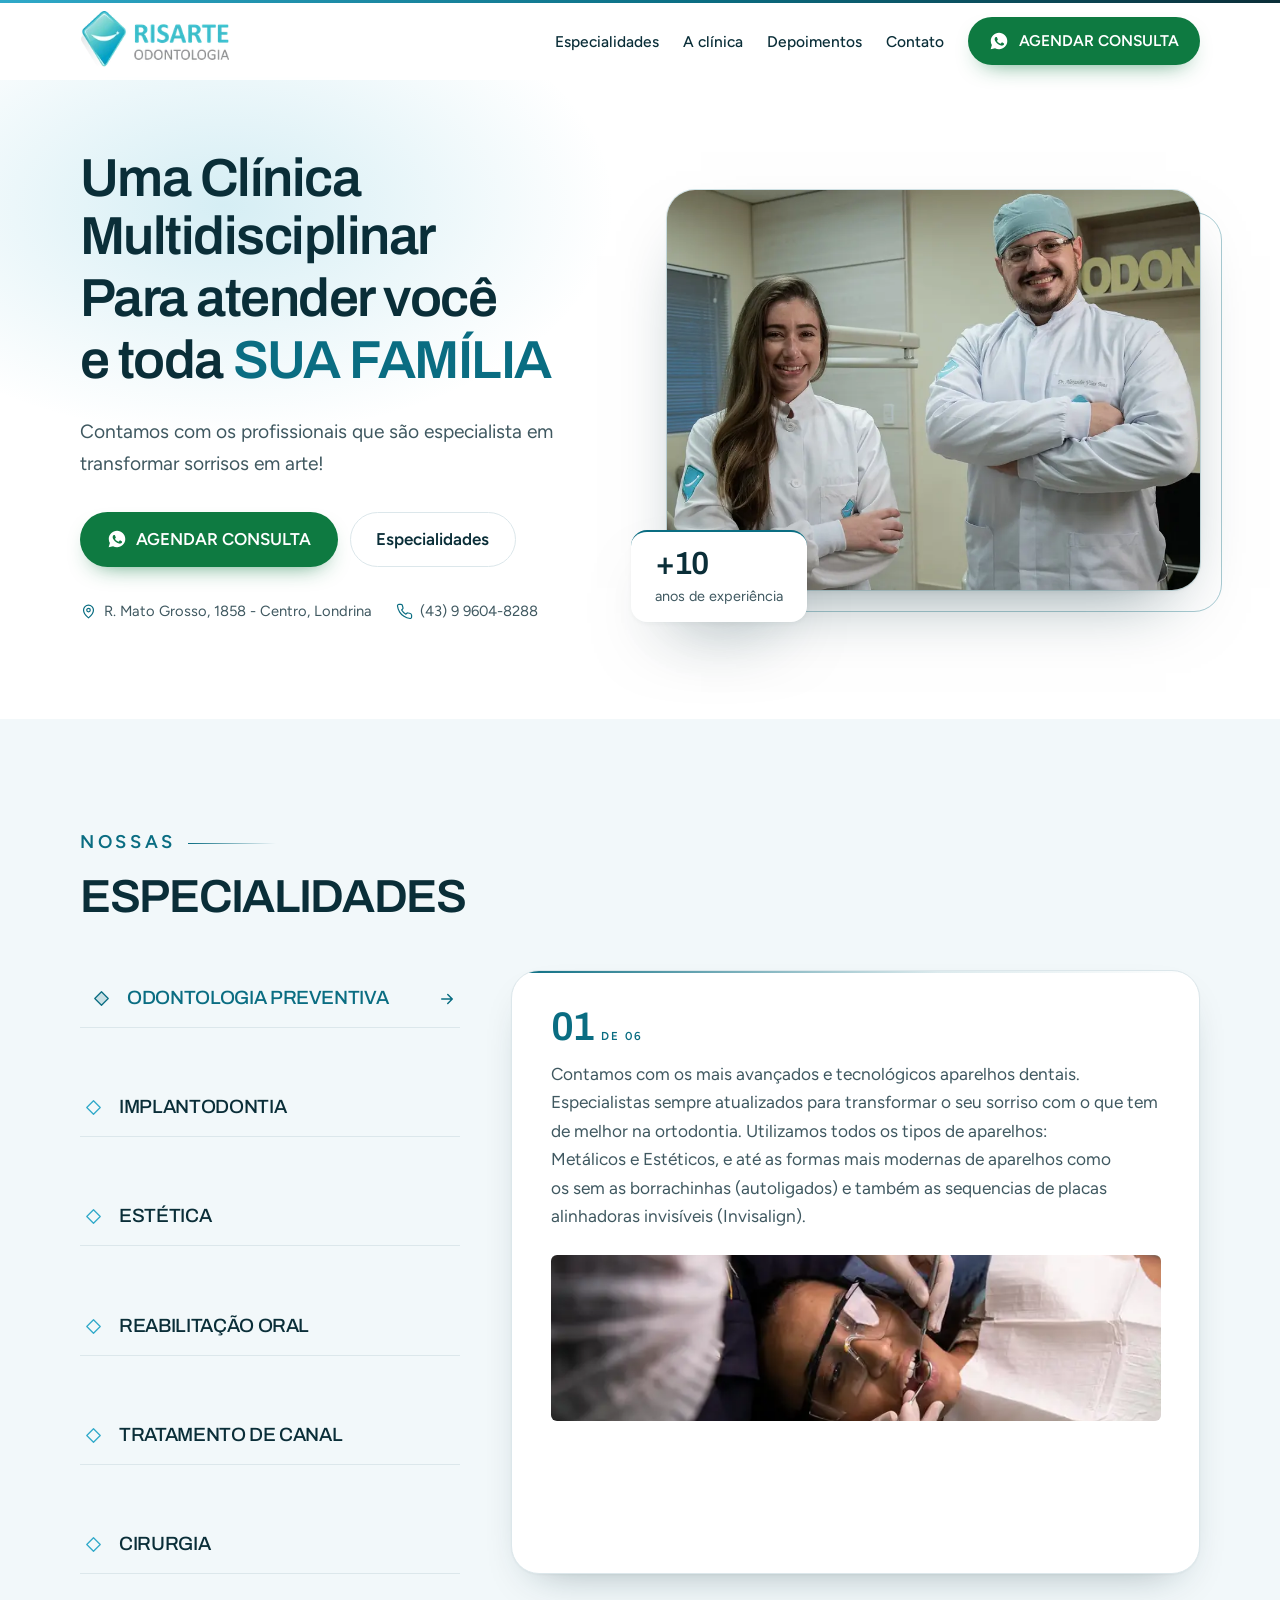
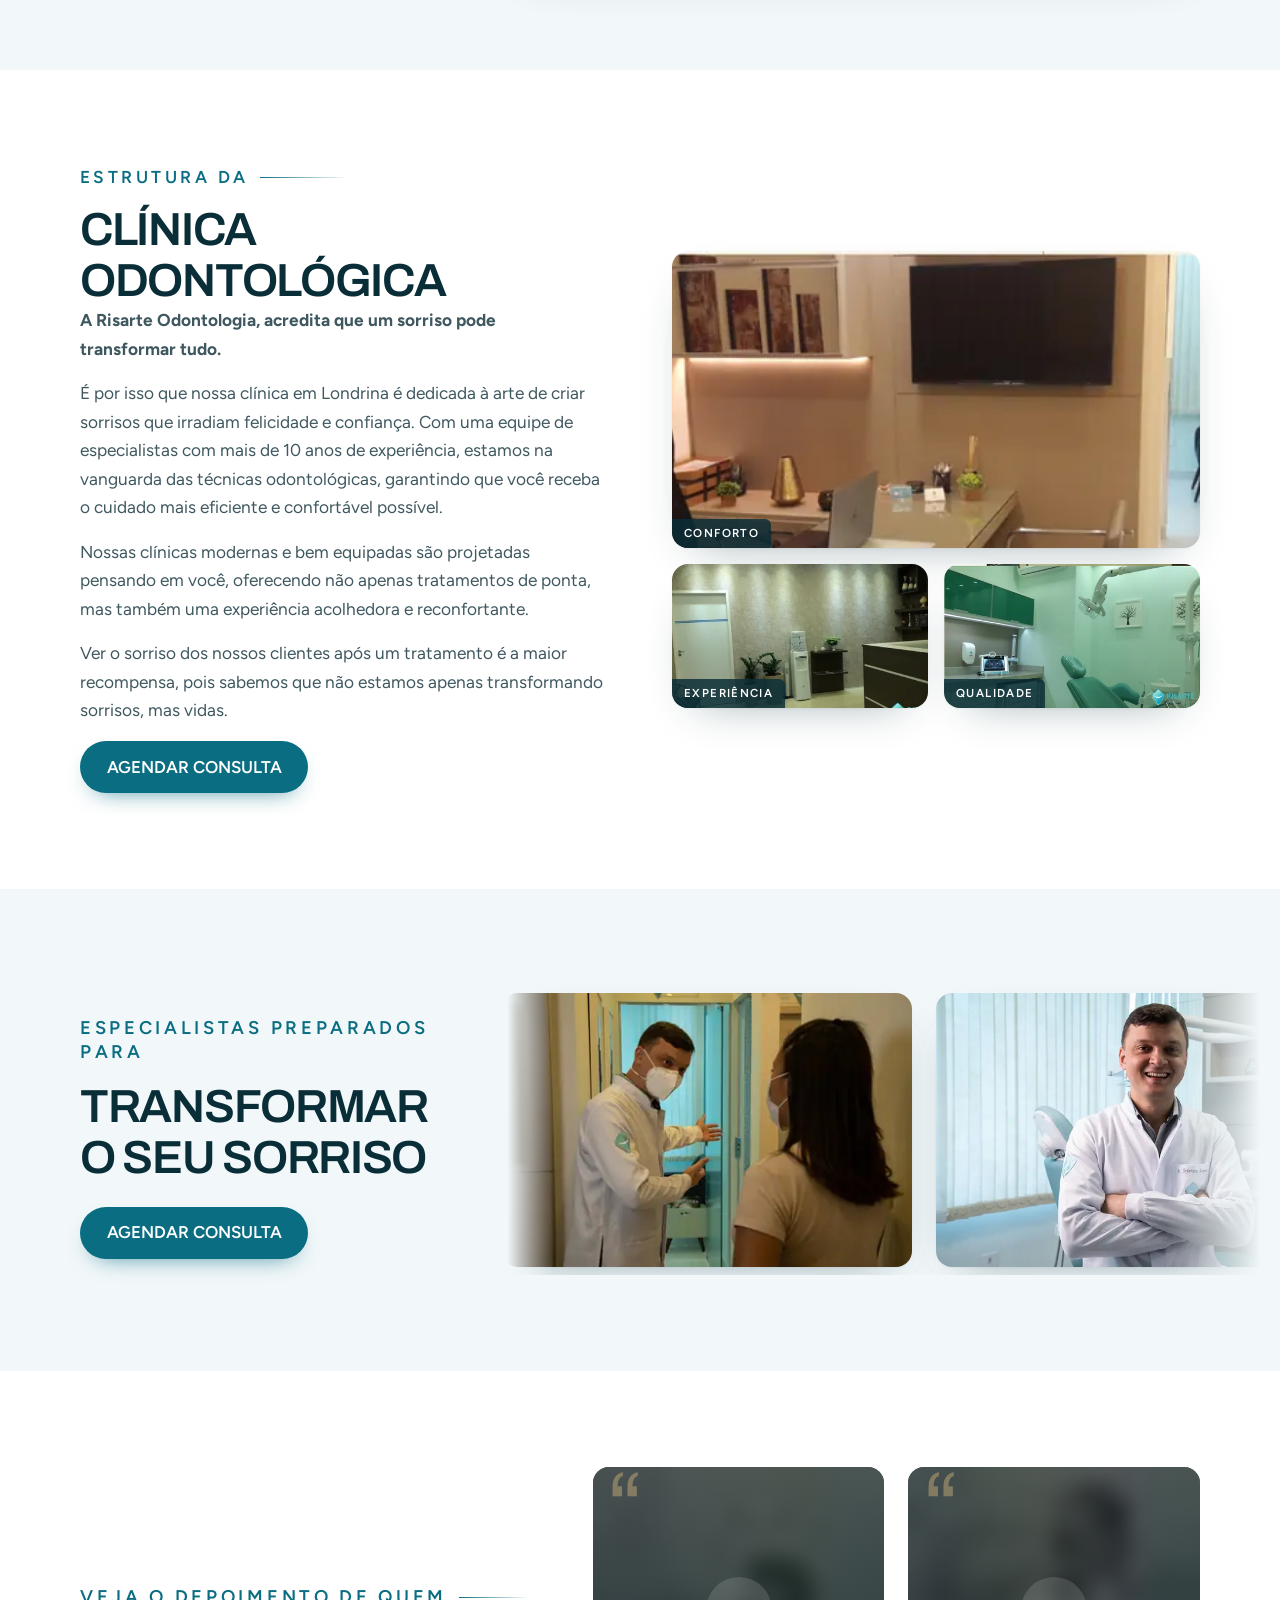
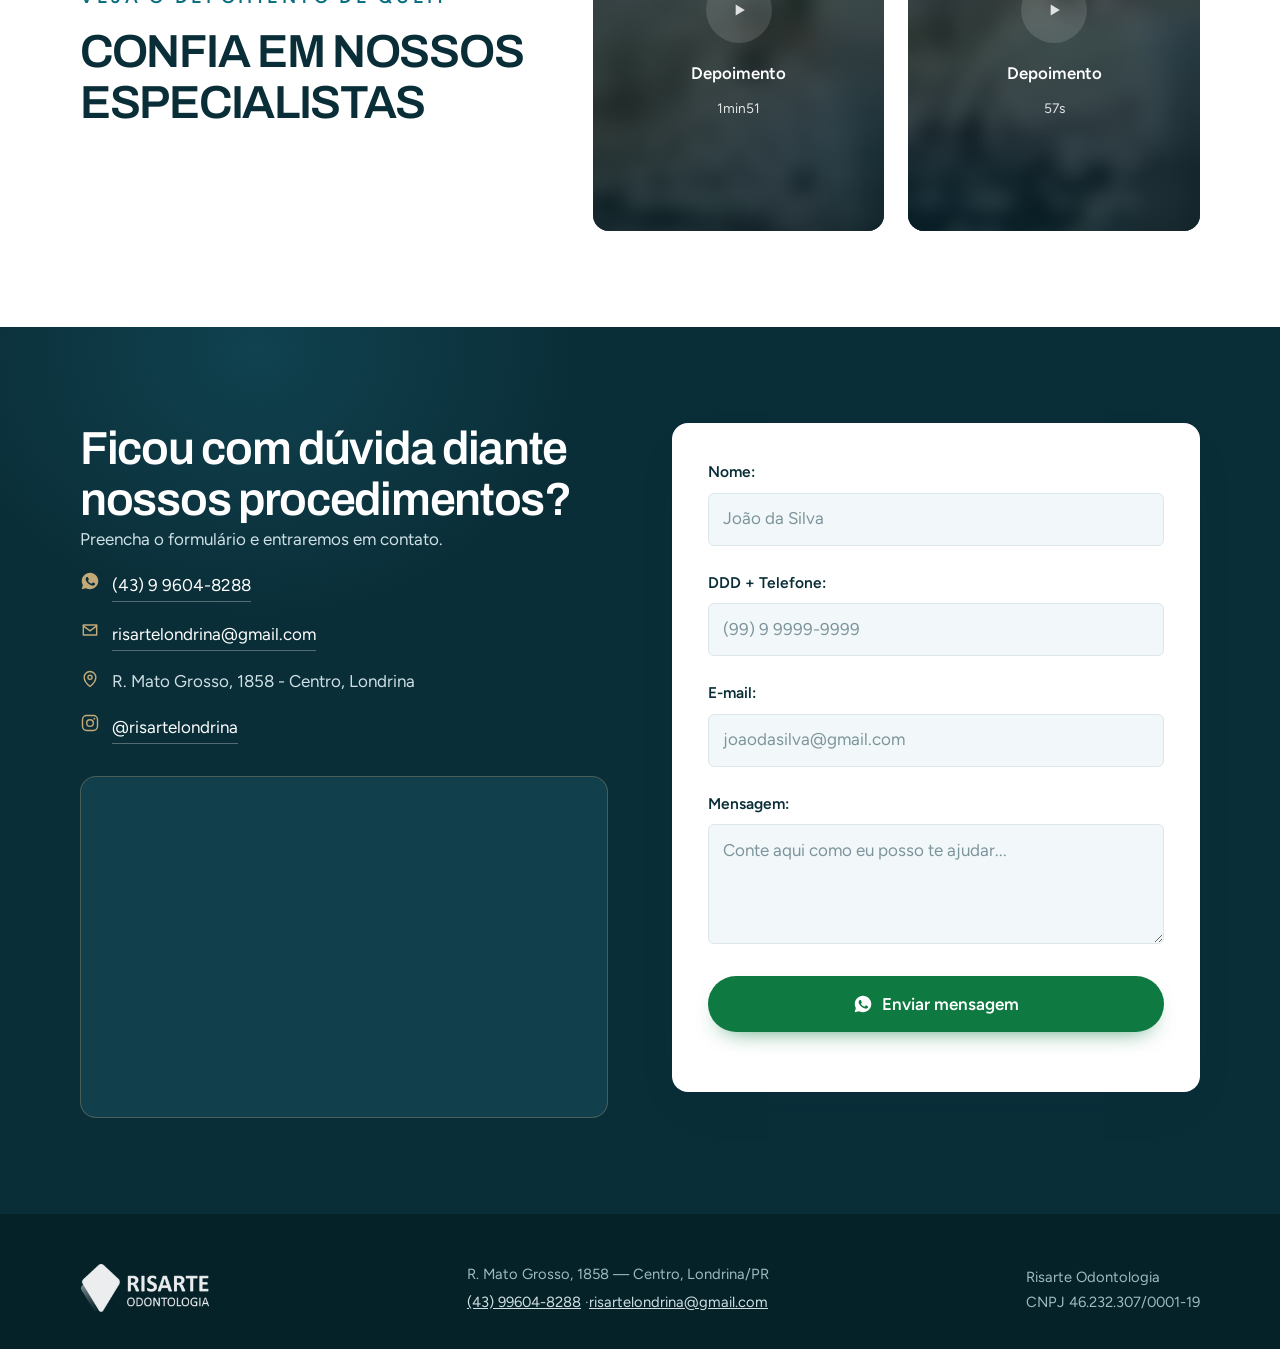
<file: risarte/index.html>
<!doctype html>
<html lang="pt-BR">
<head>
<meta charset="utf-8">
<meta name="viewport" content="width=device-width, initial-scale=1, viewport-fit=cover">
<title>Risarte Odontologia Londrina</title>
<meta name="description" content="A Risarte Odontologia acredita que um sorriso pode transformar tudo. Clínica multidisciplinar em Londrina, com especialistas com mais de 10 anos de experiência.">
<meta name="robots" content="noindex, nofollow">
<link rel="canonical" href="https://leonardocaldeira.com/risarte/">
<meta name="theme-color" content="#0A2E38">
<meta property="og:type" content="website">
<meta property="og:locale" content="pt_BR">
<meta property="og:site_name" content="Risarte Odontologia">
<meta property="og:title" content="Risarte Odontologia Londrina">
<meta property="og:description" content="Uma Clínica Multidisciplinar Para atender você e toda SUA FAMÍLIA.">
<meta property="og:url" content="https://leonardocaldeira.com/risarte/">
<meta property="og:image" content="https://leonardocaldeira.com/risarte/assets/img/equipe-05-1000.webp">
<meta name="twitter:card" content="summary_large_image">
<link rel="icon" href="assets/img/favicon.svg" type="image/svg+xml">
<link rel="apple-touch-icon" href="assets/img/apple-touch-icon.png">
<link rel="preload" href="assets/fonts/figtree.woff2" as="font" type="font/woff2" crossorigin>
<link rel="preload" href="assets/fonts/archivo.woff2" as="font" type="font/woff2" crossorigin>
<link rel="preload" href="assets/img/hero-900.webp" as="image" imagesrcset="assets/img/hero-560.webp 560w, assets/img/hero-900.webp 900w, assets/img/hero-1200.webp 1200w" imagesizes="(max-width:960px) 92vw, 46vw">
<style>
/* ---------------------------------------------------------------- fontes */
@font-face{font-family:'Figtree';src:url('assets/fonts/figtree.woff2') format('woff2');font-weight:400 700;font-display:swap;unicode-range:U+0000-00FF,U+0131,U+0152-0153,U+2000-206F,U+20AC,U+2122,U+2212;}
@font-face{font-family:'Archivo';src:url('assets/fonts/archivo.woff2') format('woff2');font-weight:400 700;font-display:swap;unicode-range:U+0000-00FF,U+0131,U+0152-0153,U+2000-206F,U+20AC,U+2122,U+2212;}

/* ---------------------------------------------------------------- tokens */
:root{
  --tinta:#0A2E38; --corpo:#3F5860; --turquesa:#2FA9C9;
  --acento:#0A6D82; --acento-escuro:#085868;
  --dourado-luz:#C2A978; --gelo:#F2F8FA; --branco:#fff; --whats:#0E7A41;
  --linha:#DCE7EB;
  --s1:.25rem; --s2:.5rem; --s3:.75rem; --s4:1rem; --s5:1.5rem; --s6:2rem;
  --s7:3rem; --s8:4rem; --s9:6rem;
  --r-sm:6px; --r-md:16px; --r-lg:28px;
  --sombra:0 1px 2px rgba(10,46,56,.04), 0 18px 46px -26px rgba(10,46,56,.45);
  --sombra-alta:0 2px 4px rgba(10,46,56,.04), 0 32px 70px -34px rgba(10,46,56,.55);
  --max:1120px;
  --display:'Archivo',system-ui,'Segoe UI',sans-serif;
  --texto:'Figtree',system-ui,-apple-system,'Segoe UI',sans-serif;
}
*,*::before,*::after{box-sizing:border-box}
html{-webkit-text-size-adjust:100%;scroll-behavior:smooth}
body::before{content:"";position:fixed;top:0;left:0;right:0;height:3px;z-index:200;
  background:linear-gradient(90deg,var(--turquesa) 0%,var(--acento) 55%,var(--tinta) 100%)}
body{margin:0;background:var(--branco);color:var(--corpo);font:400 1.0625rem/1.65 var(--texto);
  text-rendering:optimizeLegibility;-webkit-font-smoothing:antialiased;overflow-x:hidden}
img{max-width:100%;height:auto;display:block}
h1,h2,h3{font-family:var(--display);color:var(--tinta);font-weight:600;line-height:1.1;overflow-wrap:break-word;
  letter-spacing:-.028em;margin:0;text-wrap:balance}
h1{font-size:clamp(2.15rem,1.05rem + 3.5vw,3.35rem);line-height:1.09}
h2{font-size:clamp(1.85rem,1.15rem + 2.6vw,2.9rem)}
h3{font-size:1.3rem;line-height:1.25;letter-spacing:-.018em}
p,li{text-wrap:pretty}
p{margin:0 0 var(--s4)}
a{color:var(--acento)}
:focus-visible{outline:3px solid var(--acento);outline-offset:3px;border-radius:var(--r-sm)}
.wrap{width:min(100% - 2.5rem,var(--max));margin-inline:auto}
.pular{position:absolute;left:-9999px;top:0;background:var(--tinta);color:#fff;padding:var(--s3) var(--s4);z-index:200;border-radius:0 0 var(--r-sm) 0}
.pular:focus{left:0}
.eyebrow{font:600 .76rem/1.3 var(--texto);letter-spacing:.2em;text-transform:uppercase;color:var(--acento);
  margin:0 0 var(--s4);display:flex;align-items:center;gap:.75rem}
.eyebrow::after{content:"";height:1px;flex:1;max-width:5.5rem;background:linear-gradient(90deg,var(--acento),transparent)}
.secao--tinta .eyebrow::after{background:linear-gradient(90deg,rgba(194,169,120,.7),transparent)}
.secao{padding:clamp(3.5rem,8vw,var(--s9)) 0}
.secao--gelo{background:var(--gelo)}
.secao--tinta{background:var(--tinta);color:#CFE0E5;position:relative;overflow:hidden}
.secao--tinta::before{content:"";position:absolute;inset:-40% 45% 55% -15%;pointer-events:none;
  background:radial-gradient(closest-side,rgba(47,169,201,.16),transparent 72%)}
.secao--tinta .wrap{position:relative}
.secao--tinta h2,.secao--tinta h3{color:#fff}
.secao--tinta .eyebrow{color:var(--dourado-luz)}
.cabeca{max-width:44ch;margin-bottom:var(--s7)}
.cabeca p{font-size:1.15rem;margin-top:var(--s4)}

/* ---------------------------------------------------------------- botões */
.btn{display:inline-flex;align-items:center;gap:.6rem;font:600 1.0625rem/1 var(--texto);
  padding:1.05rem 1.6rem;border-radius:999px;border:1.5px solid transparent;cursor:pointer;
  text-decoration:none;transition:transform .18s ease,background-color .18s ease,box-shadow .18s ease,color .18s ease}
.btn svg{width:20px;height:20px;flex:none}
.btn--wa{background:var(--whats);color:#fff;box-shadow:0 10px 24px -14px rgba(14,122,65,.9)}
.btn--wa:hover{background:#0B6636;transform:translateY(-2px)}
.btn--ghost{border-color:var(--linha);color:var(--tinta);background:transparent}
.btn--ghost:hover{border-color:var(--tinta);transform:translateY(-2px)}
.btn--marca{background:var(--acento);color:#fff;box-shadow:0 10px 24px -14px rgba(10,109,130,.9)}
.btn--marca:hover{background:var(--acento-escuro);transform:translateY(-2px)}
.btn[disabled]{opacity:.55;cursor:progress;transform:none}

/* ---------------------------------------------------------------- header */
.topo{position:sticky;top:3px;z-index:100;background:rgba(255,255,255,.9);backdrop-filter:blur(14px) saturate(1.1);
  border-bottom:1px solid transparent;transition:border-color .25s ease,box-shadow .25s ease}
.topo.is-stuck{border-color:var(--linha);box-shadow:0 8px 24px -22px rgba(10,46,56,.7)}
.topo__in{display:flex;align-items:center;gap:var(--s5);min-height:76px;
  width:min(100% - 2.5rem,var(--max));margin-inline:auto}
.topo__logo{margin-right:auto;display:flex;align-items:center}
.topo__logo img{width:150px;height:60px;object-fit:contain}
.menu{display:flex;gap:var(--s5);list-style:none;margin:0;padding:0}
.menu a{color:var(--tinta);text-decoration:none;font-weight:500;font-size:.97rem;padding:.65rem 0;position:relative}
.menu a::after{content:"";position:absolute;left:0;right:100%;bottom:0;height:2px;background:var(--acento);transition:right .25s ease}
.menu a:hover::after,.menu a:focus-visible::after{right:0}
.topo .btn{padding:.8rem 1.25rem;font-size:.97rem}
.menu-btn{display:none}

/* ---------------------------------------------------------------- hero */
.hero{position:relative;padding:clamp(2.5rem,6vw,4.5rem) 0 clamp(3rem,7vw,5.5rem);overflow:hidden}
.hero::before{content:"";position:absolute;inset:-30% 40% 30% -25%;
  background:radial-gradient(closest-side,rgba(47,169,201,.20),transparent 72%);pointer-events:none}
.hero__grid{display:grid;grid-template-columns:1fr 1.02fr;gap:clamp(2rem,5vw,4rem);align-items:center;position:relative}
.hero h1{margin-bottom:var(--s5)}
.hero h1 .ln{display:block;overflow:hidden;padding-bottom:.06em}
.hero h1 em{font-style:normal;color:var(--acento)}
.hero h1 .ln>span{display:block;transform:translateY(105%);animation:sobe .9s cubic-bezier(.22,1,.36,1) forwards}
.hero h1 .ln:nth-child(2)>span{animation-delay:.09s}
.hero h1 .ln:nth-child(3)>span{animation-delay:.18s}
@keyframes sobe{to{transform:translateY(0)}}
.hero__lead{font-size:1.2rem;max-width:46ch}
.hero__acoes{display:flex;flex-wrap:wrap;gap:var(--s3);margin:var(--s6) 0 var(--s5)}
.selos{display:flex;flex-wrap:wrap;gap:var(--s2) var(--s5);list-style:none;padding:0;margin:0;
  font-size:.92rem;color:var(--corpo)}
.selos li{display:flex;align-items:center;gap:.45rem}
.selo__end b{font-weight:inherit}
.selo__end small{font-size:inherit}
.selo__end small::before{content:" - "}
.selos a{display:inline-flex;align-items:center;gap:.45rem;color:inherit;text-decoration:none;min-height:40px}
.selos a:hover{color:var(--acento);text-decoration:underline;text-underline-offset:3px}
.selos svg{width:17px;height:17px;color:var(--acento);flex:none}
.hero__foto{position:relative;isolation:isolate}
.hero__foto img{border-radius:var(--r-lg);width:100%;position:relative;z-index:1;
  box-shadow:var(--sombra-alta),0 0 0 1px rgba(10,109,130,.18)}
.hero__nota{position:absolute;left:-2.25rem;bottom:-2rem;z-index:2;background:#fff;border-radius:var(--r-md);
  padding:var(--s4) var(--s5);box-shadow:var(--sombra-alta);max-width:15rem;
  border-top:2px solid var(--acento)}
.hero__nota strong{display:block;font-family:var(--display);font-weight:600;font-size:2rem;color:var(--tinta);
  line-height:1;letter-spacing:-.03em}
.hero__nota span{font-size:.9rem;line-height:1.4;display:block;margin-top:.35rem}
.hero__foto::before{content:"";position:absolute;inset:1.35rem -1.35rem -1.35rem 1.35rem;border-radius:var(--r-lg);
  border:1px solid rgba(10,109,130,.35);pointer-events:none}

/* ------------------------------------------------------ especialidades */
.esp{display:grid;grid-template-columns:minmax(280px,380px) 1fr;gap:clamp(1.5rem,4vw,3.5rem)}
.esp__item{display:contents}
.esp__btn{grid-column:1;display:flex;align-items:center;gap:var(--s4);width:100%;text-align:left;
  background:transparent;border:0;border-bottom:1px solid var(--linha);padding:1rem .25rem;
  font:500 1.2rem/1.3 var(--display);letter-spacing:-.018em;color:var(--tinta);
  cursor:pointer;transition:color .2s ease,padding-left .25s ease}
.esp__btn .ico{width:19px;height:19px;color:var(--turquesa);flex:none;transition:color .25s ease}
.esp__btn .ico path{transition:fill .25s ease}
.esp__btn[aria-expanded="true"] .ico{color:var(--acento)}
.esp__btn[aria-expanded="true"] .ico path{fill:rgba(10,109,130,.18)}
.esp__btn .seta{margin-left:auto;width:18px;height:18px;color:var(--acento);opacity:0;transform:translateX(-6px);
  transition:opacity .2s ease,transform .2s ease}
.esp__btn{position:relative}
.esp__btn::after{content:"";position:absolute;left:0;bottom:-1px;height:1px;width:0;background:var(--acento)}
.esp.is-auto .esp__btn[aria-expanded="true"]::after{animation:passa 6s linear forwards}
@keyframes passa{from{width:0}to{width:100%}}
.esp__btn:hover{padding-left:.75rem}
.esp__btn[aria-expanded="true"]{color:var(--acento);padding-left:.75rem}
.esp__btn[aria-expanded="true"] .seta{opacity:1;transform:translateX(0)}
.esp__painel{grid-column:2;grid-row:1 / span 6;align-self:stretch;background:#fff;border:1px solid var(--linha);
  display:flex;flex-direction:column;position:relative;overflow:hidden;box-shadow:var(--sombra);
  border-radius:var(--r-lg);padding:clamp(1.75rem,3vw,2.75rem);opacity:0;visibility:hidden;
  transform:translateY(12px) scale(.995);transition:opacity .45s ease,transform .45s cubic-bezier(.22,1,.36,1),visibility .45s}
.esp__painel::before{content:"";position:absolute;top:0;left:0;right:0;height:2px;
  background:linear-gradient(90deg,var(--acento),rgba(10,109,130,.14) 62%,transparent)}
.esp__painel.is-on{opacity:1;visibility:visible;transform:none}
.esp__painel h3{font-size:1.55rem;margin-bottom:var(--s4);max-width:24ch}
.esp__painel p{font-size:1.08rem;margin-bottom:var(--s5)}
.esp__painel p:last-of-type{margin-bottom:0}
.esp__num{display:flex;align-items:baseline;gap:.45rem;margin-bottom:var(--s4)}
.esp__num b{font:600 2.5rem/.85 var(--display);color:var(--acento);letter-spacing:-.04em}
.esp__num i{font:600 .72rem/1 var(--texto);letter-spacing:.18em;font-style:normal;text-transform:uppercase;color:var(--acento)}
.esp__foto{margin-top:var(--s5);border-radius:var(--r-sm);width:100%;flex:0 0 auto;height:clamp(140px,13vw,185px);object-fit:cover;object-position:50% 22%}
/* ---------------------------------------------------------------- clínica */
.clinica{display:grid;grid-template-columns:1fr 1fr;gap:clamp(2rem,5vw,4rem);align-items:center}
.clinica p{font-size:1.08rem}
.salas{display:grid;gap:var(--s4);grid-template-columns:1fr 1fr}
.salas figure{margin:0;position:relative;border-radius:var(--r-md);overflow:hidden;box-shadow:var(--sombra)}
.salas figure:first-child{grid-column:1 / -1}
.salas img{width:100%;aspect-ratio:16/9;object-fit:cover}
.salas figcaption{position:absolute;left:0;bottom:0;background:rgba(10,46,56,.82);color:#fff;
  font:600 .72rem/1 var(--texto);letter-spacing:.12em;text-transform:uppercase;padding:.55rem .75rem;
  border-radius:0 var(--r-sm) 0 0}

/* ---------------------------------------------------------------- esteira */
.gal-grid{display:grid;grid-template-columns:minmax(280px,32%) 1fr;gap:clamp(1.5rem,3vw,2.5rem);
  align-items:center;padding-left:max(1.25rem,calc((100% - 1120px) / 2))}
.gal-grid .cabeca{margin-bottom:0;max-width:34ch}
.gal-grid .cabeca .btn{margin-top:var(--s5)}
.esteira{position:relative;overflow:hidden;min-width:0}
.esteira::before,.esteira::after{content:"";position:absolute;top:-1px;bottom:-1px;z-index:2;pointer-events:none}
.esteira::before{left:-1px;width:clamp(28px,4vw,72px);
  background:linear-gradient(90deg,var(--gelo) 12%,rgba(242,248,250,0))}
.esteira::after{right:-1px;width:clamp(56px,9vw,150px);
  background:linear-gradient(90deg,rgba(242,248,250,0),var(--gelo) 82%)}
.esteira__pista{display:flex;gap:var(--s5);width:max-content;padding:var(--s2) 0;
  animation:desliza 52s linear infinite}
@keyframes desliza{from{transform:translateX(0)}to{transform:translateX(calc(-50% - var(--s5) / 2))}}
.esteira figure{flex:0 0 auto;margin:0;width:clamp(270px,32vw,460px);border-radius:var(--r-md);overflow:hidden;
  box-shadow:var(--sombra)}
.esteira img{width:100%;aspect-ratio:3/2;object-fit:cover;display:block}

/* ---------------------------------------------------------------- vídeos */
.depo-grid{display:grid;grid-template-columns:minmax(260px,.85fr) 1.15fr;gap:clamp(2rem,5vw,4rem);align-items:center}
.depo-grid .cabeca{margin-bottom:0}
.depos{display:grid;grid-template-columns:repeat(2,minmax(0,1fr));gap:var(--s5)}
.depo{position:relative;border-radius:var(--r-md);overflow:hidden;background:#123F4C;aspect-ratio:4/5}
.depo img,.depo video{position:absolute;inset:0;width:100%;height:100%;object-fit:cover}
.depo__play{position:absolute;inset:0;width:100%;border:0;
  background:linear-gradient(rgba(6,28,34,.62),rgba(6,28,34,.86));
  color:#fff;display:flex;flex-direction:column;justify-content:center;align-items:center;gap:var(--s3);
  padding:var(--s5);cursor:pointer;text-align:center;font:inherit}
.depo__play::before{content:"\201C";position:absolute;top:.02em;left:.14em;font-family:var(--display);
  font-size:6rem;line-height:.8;color:var(--dourado-luz);opacity:.5}
.depo__play .circ{width:66px;height:66px;border-radius:50%;background:rgba(255,255,255,.16);backdrop-filter:blur(4px);
  display:grid;place-items:center;transition:transform .25s ease,background-color .25s ease}
.depo__play:hover .circ{background:rgba(255,255,255,.3);transform:scale(1.06)}
.depo__play svg{width:20px;height:20px}
.depo__play b{font:600 1.05rem/1.3 var(--texto);margin-top:var(--s2)}
.depo__play span{font-size:.86rem;opacity:.85}

/* ---------------------------------------------------------------- contato */
.contato{display:grid;grid-template-columns:1fr 1fr;gap:clamp(2rem,5vw,4rem);align-items:start}
.dados{list-style:none;padding:0;margin:0 0 var(--s6);display:grid;gap:var(--s4)}
.dados li{display:flex;gap:var(--s3);align-items:flex-start}
.dados svg{width:20px;height:20px;color:var(--dourado-luz);flex:none;margin-top:2px}
.dados a{color:#fff;text-decoration:none;display:inline-block;padding:2px 0;border-bottom:1px solid rgba(255,255,255,.3)}
.dados a:hover{border-color:#fff}
.mapa{border-radius:var(--r-md);overflow:hidden;border:1px solid rgba(194,169,120,.3);position:relative;background:#123F4C}
.mapa iframe{display:block;width:100%;height:clamp(260px,30vw,340px);border:0;filter:saturate(.94)}
.form{background:#fff;color:var(--corpo);border-radius:var(--r-md);padding:clamp(1.5rem,3vw,2.25rem);box-shadow:var(--sombra)}
.campo{margin-bottom:var(--s5)}
.campo label{display:block;font-weight:600;color:var(--tinta);margin-bottom:var(--s2);font-size:.97rem}
.campo .dica{display:block;font-weight:400;color:var(--corpo);font-size:.86rem;margin-top:-.1rem;margin-bottom:var(--s2)}
.campo input,.campo select,.campo textarea{width:100%;font:400 1.0625rem/1.4 var(--texto);color:var(--tinta);
  background:var(--gelo);border:1.5px solid var(--linha);border-radius:var(--r-sm);padding:.85rem .9rem;min-height:52px;
  transition:border-color .2s ease,background-color .2s ease}
.campo textarea{min-height:120px;resize:vertical}
.campo input:focus,.campo select:focus,.campo textarea:focus{background:#fff;border-color:var(--acento);outline:none}
.campo input::placeholder,.campo textarea::placeholder{color:#7C949B}
.campo.tem-erro input,.campo.tem-erro select{border-color:#B3261E;background:#FDF4F3}
.erro{display:none;color:#B3261E;font-size:.9rem;margin-top:var(--s2)}
.campo.tem-erro .erro{display:block}
.form .btn{width:100%;justify-content:center}
.form__rodape{font-size:.86rem;color:var(--corpo);margin:var(--s4) 0 0;text-align:center}

/* ---------------------------------------------------------------- rodapé */
.rodape{background:#062229;color:#9FBAC1;padding:var(--s7) 0 var(--s6);font-size:.92rem}
.rodape__in{display:flex;flex-wrap:wrap;gap:var(--s5);justify-content:space-between;align-items:center}
.rodape a{color:#CFE0E5;display:inline-block;padding:3px 0}
.rodape img{width:130px;height:52px;object-fit:contain;filter:brightness(0) invert(1);opacity:.92}

/* ---------------------------------------------------------------- flutuante */
.wa-float{position:fixed;right:1rem;bottom:1rem;z-index:90;width:58px;height:58px;border-radius:50%;
  background:var(--whats);color:#fff;display:grid;place-items:center;box-shadow:0 12px 28px -10px rgba(14,122,65,.7);
  opacity:0;transform:translateY(14px) scale(.9);pointer-events:none;transition:opacity .3s ease,transform .3s ease}
.wa-float.is-on{opacity:1;transform:none;pointer-events:auto}
.wa-float svg{width:29px;height:29px}
.wa-float:hover{background:#0B6636}

/* --------------------------------------------------- barra fixa (celular) */
.barra-agendar{display:none}

/* ---------------------------------------------------------------- reveal */
.rv{opacity:0;transform:translateY(18px);transition:opacity .7s cubic-bezier(.22,1,.36,1),transform .7s cubic-bezier(.22,1,.36,1)}
.rv.is-in{opacity:1;transform:none}
.rv-off .rv{opacity:1 !important;transform:none !important;transition:none !important}

/* ---------------------------------------------------------------- mobile */
@media (max-width:960px){
  .wa-float{display:none}
  .barra-agendar{display:flex;position:fixed;z-index:95;left:.75rem;right:.75rem;
    bottom:calc(.75rem + env(safe-area-inset-bottom));min-height:56px;border-radius:999px;
    align-items:center;justify-content:center;gap:.6rem;background:var(--whats);color:#fff;
    font:600 1.05rem/1 var(--texto);text-decoration:none;
    box-shadow:0 14px 30px -12px rgba(14,122,65,.75),0 2px 6px rgba(10,46,56,.18);
    transform:translateY(160%);transition:transform .35s cubic-bezier(.22,1,.36,1)}
  .barra-agendar.is-on{transform:none}
  .barra-agendar svg{width:22px;height:22px}
  body{padding-bottom:calc(5.5rem + env(safe-area-inset-bottom))}
  .hero__grid,.clinica,.contato{grid-template-columns:1fr}
  /* a foto da equipe abre a pagina: e ela que da o "tem gente de verdade aqui" */
  .hero{padding-top:var(--s4)}
  .hero__grid{gap:var(--s5)}
  .hero__foto{order:-1;max-width:none}
  .hero__foto::before{display:none}
  .hero__foto img{aspect-ratio:16/11;object-fit:cover;object-position:50% 24%;border-radius:22px}
  /* o selo vira uma pilula de vidro dentro da foto, sem empurrar o texto */
  .hero__nota{left:.75rem;right:auto;bottom:.75rem;max-width:none;display:flex;align-items:baseline;gap:.4rem;
    padding:.5rem .9rem .5rem .8rem;border-radius:999px;border-top:0;background:rgba(255,255,255,.9);
    backdrop-filter:blur(8px);-webkit-backdrop-filter:blur(8px);box-shadow:0 10px 24px -12px rgba(10,46,56,.55)}
  .hero__nota strong{display:inline;font-size:1.3rem;letter-spacing:-.02em}
  .hero__nota span{display:inline;margin:0;font-size:.86rem;font-weight:500;color:var(--tinta)}

  /* endereco e telefone num cartao de contato, cada linha tocavel */
  .selos{flex-direction:column;flex-wrap:nowrap;gap:0;margin-top:var(--s3);background:#fff;
    border:1px solid var(--linha);border-radius:var(--r-md);box-shadow:var(--sombra);overflow:hidden}
  .selos li{display:block}
  .selos li + li{border-top:1px solid var(--linha)}
  .selos a{display:flex;align-items:center;gap:.85rem;min-height:64px;padding:.7rem 1rem;
    color:var(--tinta);font-size:1rem;font-weight:500;line-height:1.35;text-decoration:none}
  .selos a:hover{text-decoration:none;color:var(--tinta)}
  .selos a:active{background:var(--gelo)}
  .selos a svg{width:38px;height:38px;padding:9px;border-radius:50%;flex:none;
    background:rgba(10,109,130,.1);color:var(--acento)}
  .selo__end{display:flex;flex-direction:column}
  .selo__end small{font-size:.86rem;font-weight:400;color:var(--corpo)}
  .selo__end small::before{content:none}
  .selos a::after{content:"";flex:none;margin-left:auto;width:8px;height:8px;
    border-top:2px solid var(--acento);border-right:2px solid var(--acento);transform:rotate(45deg);opacity:.55}
  .gal-grid{grid-template-columns:1fr;gap:var(--s6);padding-left:1.25rem;padding-right:0}
  .gal-grid .cabeca{padding-right:1.25rem}
  .esteira__pista{animation-duration:38s}
  .esteira figure{width:min(78vw,340px)}
  .menu{display:none}
  .menu-btn{display:grid;place-items:center;width:46px;height:46px;border:1.5px solid var(--linha);
    border-radius:50%;background:none;cursor:pointer;color:var(--tinta)}
  .menu-btn svg{width:20px;height:20px}
  .menu.is-open{display:grid;position:fixed;inset:76px 0 auto;background:#fff;padding:var(--s5) 1.25rem var(--s6);
    gap:0;border-bottom:1px solid var(--linha);box-shadow:0 24px 40px -30px rgba(10,46,56,.6)}
  .menu.is-open li{border-bottom:1px solid var(--linha)}
  .menu.is-open a{display:block;padding:var(--s4) 0;font-size:1.1rem}
  .topo__in .btn--wa{display:none}
  /* cada especialidade vira um cartao inteiro, ja aberto: nada depende de toque */
  .esp{grid-template-columns:1fr;gap:var(--s4)}
  .esp__item{display:block;background:#fff;border:1px solid var(--linha);border-radius:var(--r-md);
    box-shadow:var(--sombra);overflow:hidden}
  .esp__btn{border-bottom:0;padding:1.15rem 1.15rem .35rem;font-size:1.3rem;gap:.7rem}
  .esp__btn:hover,.esp__btn[aria-expanded="true"]{padding-left:1.15rem}
  .esp__btn .seta{opacity:1;width:20px;height:20px;color:var(--acento);transform:rotate(90deg)}
  .esp__btn[aria-expanded="true"] .seta{transform:rotate(-90deg)}
  .esp__painel{grid-column:1;grid-row:auto;border:0;border-radius:0;min-height:0;box-shadow:none;
    padding:var(--s4) 1.15rem 1.35rem;display:none;opacity:1;visibility:visible;transform:none;background:transparent}
  .esp__painel::before{display:none}
  .esp__painel.is-on{display:block;animation:abre .3s ease}
  .esp__num{margin-bottom:var(--s3)}
  .esp__num b{font-size:2.1rem}
  .esp__painel h3{font-size:1.35rem;margin-bottom:var(--s3)}
  .esp__painel p{font-size:1.02rem}
  .esp__foto{display:none}
  .depo-grid{grid-template-columns:1fr;gap:var(--s6)}
  .depos{grid-template-columns:1fr 1fr;gap:var(--s4)}
  .depo__play{padding:var(--s4)}
}
@media (max-width:560px){
  /* em tela estreita o titulo flui sozinho: quebra fixa criaria linha com uma palavra */
  .hero h1 .ln,.hero h1 .ln>span{display:inline;overflow:visible;transform:none;animation:none}
  .hero h1 .ln + .ln::before{content:" "}
  .hero h1{animation:surge .8s ease both}
  @keyframes surge{from{opacity:0;transform:translateY(10px)}to{opacity:1;transform:none}}
  .salas{gap:var(--s3)}
  .hero h1{font-size:clamp(2rem,1.3rem + 3vw,2.35rem);margin-bottom:var(--s4)}
  .hero__lead{font-size:1.06rem;line-height:1.6}
  .hero__acoes{margin:var(--s5) 0 var(--s4);gap:var(--s2)}
  .hero__acoes .btn{width:100%;justify-content:center;min-height:56px}
  .hero__acoes .btn--ghost{display:none}
  /* no celular, uma acao principal so: o segundo vira link */
  .hero__acoes .btn--ghost{border:0;background:none;padding:.65rem 0;color:var(--acento);
    text-decoration:underline;text-underline-offset:4px;transform:none}
}
@media (prefers-reduced-motion:reduce){
  html{scroll-behavior:auto}
  *,*::before,*::after{animation-duration:.001ms !important;animation-iteration-count:1 !important;transition-duration:.001ms !important}
  .rv{opacity:1;transform:none}
  .hero h1 .ln>span{transform:none}
  /* decisao do Leonardo (21/09): o carrossel roda mesmo com as animacoes do sistema desligadas.
     a regra geral acima zera a duracao de toda animacao; aqui a faixa e a excecao */
  .esteira__pista{animation-duration:52s !important;animation-iteration-count:infinite !important}
}
@media (prefers-reduced-motion:reduce) and (max-width:960px){
  .esteira__pista{animation-duration:38s !important}
}

</style>
</head>
<body>
<a class="pular" href="#conteudo">Pular para o conteúdo</a>

<header class="topo" id="topo">
  <div class="topo__in">
    <a class="topo__logo" href="#topo" aria-label="Risarte Odontologia, início">
      <img src="assets/img/logo-200.webp" srcset="assets/img/logo-200.webp 200w, assets/img/logo-400.webp 400w"
           sizes="150px" width="200" height="81" alt="Risarte Odontologia">
    </a>
    <nav aria-label="Seções da página">
      <ul class="menu" id="menu">
        <li><a href="#especialidades">Especialidades</a></li>
        <li><a href="#clinica">A clínica</a></li>
        <li><a href="#depoimentos">Depoimentos</a></li>
        <li><a href="#contato">Contato</a></li>
      </ul>
    </nav>
    <a class="btn btn--wa" href="https://wa.me/5543996048288?text=Ol%C3%A1!%20Vim%20pelo%20site%20e%20gostaria%20de%20agendar%20uma%20avalia%C3%A7%C3%A3o." target="_blank" rel="noopener">
      <svg viewBox="0 0 24 24" fill="currentColor" aria-hidden="true"><path d="M12.04 2C6.58 2 2.13 6.45 2.13 11.91c0 1.75.46 3.45 1.32 4.95L2 22l5.25-1.38a9.9 9.9 0 0 0 4.79 1.22h.01c5.46 0 9.9-4.45 9.9-9.91C21.95 6.45 17.5 2 12.04 2Zm5.8 14.16c-.24.68-1.4 1.3-1.95 1.35-.5.05-.98.23-3.3-.69-2.77-1.09-4.54-3.92-4.68-4.1-.14-.19-1.12-1.49-1.12-2.84 0-1.35.71-2.01.96-2.29.25-.28.55-.35.73-.35.18 0 .37 0 .53.01.17.01.4-.06.62.48.24.57.8 1.97.87 2.12.07.14.12.31.02.5-.09.19-.14.31-.28.47-.14.16-.29.36-.42.48-.14.14-.28.29-.12.57.16.28.72 1.19 1.55 1.93 1.06.95 1.96 1.24 2.24 1.38.28.14.44.12.6-.07.16-.19.69-.81.88-1.08.19-.28.37-.23.62-.14.25.09 1.65.78 1.93.92.28.14.47.21.53.33.07.12.07.68-.17 1.35Z"/></svg>
      AGENDAR CONSULTA
    </a>
    <button class="menu-btn" id="menu-btn" aria-expanded="false" aria-controls="menu" aria-label="Abrir menu">
      <svg viewBox="0 0 24 24" fill="none" stroke="currentColor" stroke-width="1.8" stroke-linecap="round" aria-hidden="true"><path d="M3 7h18M3 12h18M3 17h18"/></svg>
    </button>
  </div>
</header>

<main id="conteudo">

  <!-- ------------------------------------------------------------- HERO -->
  <section class="hero">
    <div class="wrap hero__grid">
      <div>
        <h1><span class="ln"><span>Uma Clínica Multidisciplinar</span></span><span class="ln"><span>Para atender você</span></span><span class="ln"><span>e toda <em>SUA FAMÍLIA</em></span></span></h1>
        <p class="hero__lead">Contamos com os profissionais que são especialista em transformar sorrisos em arte!</p>
        <div class="hero__acoes">
          <a class="btn btn--wa" href="https://wa.me/5543996048288?text=Ol%C3%A1%2C%20vim%20atrav%C3%A9s%20do%20site%20e%20gostaria%20de%20saber%20mais%20sobre%20o%20M%C3%A9todo%20Risarte!" target="_blank" rel="noopener">
            <svg viewBox="0 0 24 24" fill="currentColor" aria-hidden="true"><path d="M12.04 2C6.58 2 2.13 6.45 2.13 11.91c0 1.75.46 3.45 1.32 4.95L2 22l5.25-1.38a9.9 9.9 0 0 0 4.79 1.22h.01c5.46 0 9.9-4.45 9.9-9.91C21.95 6.45 17.5 2 12.04 2Zm5.8 14.16c-.24.68-1.4 1.3-1.95 1.35-.5.05-.98.23-3.3-.69-2.77-1.09-4.54-3.92-4.68-4.1-.14-.19-1.12-1.49-1.12-2.84 0-1.35.71-2.01.96-2.29.25-.28.55-.35.73-.35.18 0 .37 0 .53.01.17.01.4-.06.62.48.24.57.8 1.97.87 2.12.07.14.12.31.02.5-.09.19-.14.31-.28.47-.14.16-.29.36-.42.48-.14.14-.28.29-.12.57.16.28.72 1.19 1.55 1.93 1.06.95 1.96 1.24 2.24 1.38.28.14.44.12.6-.07.16-.19.69-.81.88-1.08.19-.28.37-.23.62-.14.25.09 1.65.78 1.93.92.28.14.47.21.53.33.07.12.07.68-.17 1.35Z"/></svg>
            AGENDAR CONSULTA
          </a>
          <a class="btn btn--ghost" href="#especialidades">Especialidades</a>
        </div>
        <ul class="selos">
          <li><a href="https://www.google.com/maps/search/?api=1&amp;query=R.+Mato+Grosso,+1858+-+Centro,+Londrina+-+PR" target="_blank" rel="noopener"><svg viewBox="0 0 24 24" fill="none" stroke="currentColor" stroke-width="1.7" stroke-linecap="round" stroke-linejoin="round" aria-hidden="true"><path d="M12 21s7-5.3 7-11a7 7 0 1 0-14 0c0 5.7 7 11 7 11Z"/><circle cx="12" cy="10" r="2.5"/></svg> <span class="selo__end"><b>R. Mato Grosso, 1858</b><small>Centro, Londrina</small></span></a></li>
          <li><a href="tel:+5543996048288"><svg viewBox="0 0 24 24" fill="none" stroke="currentColor" stroke-width="1.7" stroke-linecap="round" stroke-linejoin="round" aria-hidden="true"><path d="M22 16.9v3a2 2 0 0 1-2.2 2 19.8 19.8 0 0 1-8.6-3.1 19.5 19.5 0 0 1-6-6A19.8 19.8 0 0 1 2.1 4.2 2 2 0 0 1 4.1 2h3a2 2 0 0 1 2 1.7c.1.9.4 1.8.7 2.7a2 2 0 0 1-.5 2.1L8 9.8a16 16 0 0 0 6 6l1.3-1.3a2 2 0 0 1 2.1-.4c.9.3 1.8.6 2.7.7a2 2 0 0 1 1.7 2Z"/></svg> (43) 9 9604-8288</a></li>
        </ul>
      </div>
      <div class="hero__foto">
        <img src="assets/img/hero-900.webp"
             srcset="assets/img/hero-560.webp 560w, assets/img/hero-900.webp 900w, assets/img/hero-1200.webp 1200w"
             sizes="(max-width:960px) 92vw, 46vw" width="900" height="675" fetchpriority="high" decoding="async"
             alt="Dois profissionais da Risarte Odontologia lado a lado na clínica">
        <div class="hero__nota">
          <strong>+10</strong>
          <span>anos de experiência</span>
        </div>
      </div>
    </div>
  </section>

  <!-- --------------------------------------------------- ESPECIALIDADES -->
  <section class="secao secao--gelo" id="especialidades">
    <div class="wrap">
      <div class="cabeca rv">
        <p class="eyebrow">Nossas</p>
        <h2>ESPECIALIDADES</h2>
      </div>
      <div class="esp rv" id="esp">

        <article class="esp__item">
          <button class="esp__btn" id="esp-b1" aria-expanded="true" aria-controls="esp-p1">
            <svg class="ico" viewBox="0 0 24 24" aria-hidden="true"><path d="M12 3.5 20.5 12 12 20.5 3.5 12 12 3.5Z" fill="none" stroke="currentColor" stroke-width="1.6" stroke-linejoin="round"/></svg>
            ODONTOLOGIA PREVENTIVA
            <svg class="seta" viewBox="0 0 24 24" fill="none" stroke="currentColor" stroke-width="2" stroke-linecap="round" stroke-linejoin="round" aria-hidden="true"><path d="M5 12h14M13 6l6 6-6 6"/></svg>
          </button>
          <div class="esp__painel is-on" id="esp-p1" role="region" aria-labelledby="esp-b1">
            <span class="esp__num"><b>01</b><i>de 06</i></span>
            <p>Contamos com os mais avançados e tecnológicos aparelhos dentais. Especialistas sempre atualizados para transformar o seu sorriso com o que tem de melhor na ortodontia. Utilizamos todos os tipos de aparelhos: Metálicos e Estéticos, e até as formas mais modernas de aparelhos como os sem as borrachinhas (autoligados) e também as sequencias de placas alinhadoras invisíveis (Invisalign).</p>
            <img class="esp__foto" src="assets/img/atend-01-700.webp" srcset="assets/img/atend-01-420.webp 420w, assets/img/atend-01-700.webp 700w" sizes="46vw" width="700" height="466" loading="lazy" decoding="async" alt="Procedimento odontológico em andamento na clínica">
          </div>
        </article>

        <article class="esp__item">
          <button class="esp__btn" id="esp-b2" aria-expanded="false" aria-controls="esp-p2">
            <svg class="ico" viewBox="0 0 24 24" aria-hidden="true"><path d="M12 3.5 20.5 12 12 20.5 3.5 12 12 3.5Z" fill="none" stroke="currentColor" stroke-width="1.6" stroke-linejoin="round"/></svg>
            IMPLANTODONTIA
            <svg class="seta" viewBox="0 0 24 24" fill="none" stroke="currentColor" stroke-width="2" stroke-linecap="round" stroke-linejoin="round" aria-hidden="true"><path d="M5 12h14M13 6l6 6-6 6"/></svg>
          </button>
          <div class="esp__painel" id="esp-p2" role="region" aria-labelledby="esp-b2">
            <span class="esp__num"><b>02</b><i>de 06</i></span>
            <p>A implantodontia restaura sorrisos, substituindo dentes perdidos ou ausentes com implantes que imitam a aparência e função dos naturais. A Risarte Odontologia utiliza tecnologias avançadas para soluções rápidas, seguras e eficazes, garantindo resultados que se confundem com os dentes originais.</p>
            <img class="esp__foto" src="assets/img/equipe-03-700.webp" srcset="assets/img/equipe-03-420.webp 420w, assets/img/equipe-03-700.webp 700w" sizes="46vw" width="700" height="466" loading="lazy" decoding="async" alt="Dentista no consultório ao lado do equipamento">
          </div>
        </article>

        <article class="esp__item">
          <button class="esp__btn" id="esp-b3" aria-expanded="false" aria-controls="esp-p3">
            <svg class="ico" viewBox="0 0 24 24" aria-hidden="true"><path d="M12 3.5 20.5 12 12 20.5 3.5 12 12 3.5Z" fill="none" stroke="currentColor" stroke-width="1.6" stroke-linejoin="round"/></svg>
            ESTÉTICA
            <svg class="seta" viewBox="0 0 24 24" fill="none" stroke="currentColor" stroke-width="2" stroke-linecap="round" stroke-linejoin="round" aria-hidden="true"><path d="M5 12h14M13 6l6 6-6 6"/></svg>
          </button>
          <div class="esp__painel" id="esp-p3" role="region" aria-labelledby="esp-b3">
            <span class="esp__num"><b>03</b><i>de 06</i></span>
            <p>Nossos tratamentos avançados, são projetados para proporcionar resultados excepcionais. Experimente o melhor em cuidados dentários e descubra como podemos realçar a beleza do seu sorriso.</p>
            <img class="esp__foto" src="assets/img/equipe-04-700.webp" srcset="assets/img/equipe-04-420.webp 420w, assets/img/equipe-04-700.webp 700w" sizes="46vw" width="700" height="466" loading="lazy" decoding="async" alt="Ambiente de atendimento da clínica">
          </div>
        </article>

        <article class="esp__item">
          <button class="esp__btn" id="esp-b4" aria-expanded="false" aria-controls="esp-p4">
            <svg class="ico" viewBox="0 0 24 24" aria-hidden="true"><path d="M12 3.5 20.5 12 12 20.5 3.5 12 12 3.5Z" fill="none" stroke="currentColor" stroke-width="1.6" stroke-linejoin="round"/></svg>
            REABILITAÇÃO ORAL
            <svg class="seta" viewBox="0 0 24 24" fill="none" stroke="currentColor" stroke-width="2" stroke-linecap="round" stroke-linejoin="round" aria-hidden="true"><path d="M5 12h14M13 6l6 6-6 6"/></svg>
          </button>
          <div class="esp__painel" id="esp-p4" role="region" aria-labelledby="esp-b4">
            <span class="esp__num"><b>04</b><i>de 06</i></span>
            <p>A reabilitação oral na clínica é realizada por especialistas que trabalham juntos para restaurar funções da saúde bucal. Após avaliação, desenvolvemos um plano personalizado em etapas para garantir os melhores resultados.</p>
            <img class="esp__foto" src="assets/img/equipe-01-700.webp" srcset="assets/img/equipe-01-420.webp 420w, assets/img/equipe-01-700.webp 700w" sizes="46vw" width="700" height="466" loading="lazy" decoding="async" alt="Dentista na sala de atendimento">
          </div>
        </article>

        <article class="esp__item">
          <button class="esp__btn" id="esp-b5" aria-expanded="false" aria-controls="esp-p5">
            <svg class="ico" viewBox="0 0 24 24" aria-hidden="true"><path d="M12 3.5 20.5 12 12 20.5 3.5 12 12 3.5Z" fill="none" stroke="currentColor" stroke-width="1.6" stroke-linejoin="round"/></svg>
            TRATAMENTO DE CANAL
            <svg class="seta" viewBox="0 0 24 24" fill="none" stroke="currentColor" stroke-width="2" stroke-linecap="round" stroke-linejoin="round" aria-hidden="true"><path d="M5 12h14M13 6l6 6-6 6"/></svg>
          </button>
          <div class="esp__painel" id="esp-p5" role="region" aria-labelledby="esp-b5">
            <span class="esp__num"><b>05</b><i>de 06</i></span>
            <p>O tratamento de canal consiste em reparar e salvar dentes muito danificados ou inflamados. O procedimento envolve a remoção da área inflamada do dente seguido de limpeza, desinfecção, preenchimento e selamento. Com tecnologia moderna, oferecemos procedimentos mais eficientes e seguros, muitas vezes resolvendo casos em uma única sessão.</p>
            <img class="esp__foto" src="assets/img/atend-02-700.webp" srcset="assets/img/atend-02-420.webp 420w, assets/img/atend-02-700.webp 700w" sizes="46vw" width="700" height="466" loading="lazy" decoding="async" alt="Profissional atendendo uma paciente">
          </div>
        </article>

        <article class="esp__item">
          <button class="esp__btn" id="esp-b6" aria-expanded="false" aria-controls="esp-p6">
            <svg class="ico" viewBox="0 0 24 24" aria-hidden="true"><path d="M12 3.5 20.5 12 12 20.5 3.5 12 12 3.5Z" fill="none" stroke="currentColor" stroke-width="1.6" stroke-linejoin="round"/></svg>
            CIRURGIA
            <svg class="seta" viewBox="0 0 24 24" fill="none" stroke="currentColor" stroke-width="2" stroke-linecap="round" stroke-linejoin="round" aria-hidden="true"><path d="M5 12h14M13 6l6 6-6 6"/></svg>
          </button>
          <div class="esp__painel" id="esp-p6" role="region" aria-labelledby="esp-b6">
            <span class="esp__num"><b>06</b><i>de 06</i></span>
            <p>Na Risarte Odontologia, oferecemos uma variedade de procedimentos odontológicos realizados por dentistas experientes e que realmente irão te ajudar a ter um novo sorriso.</p>
            <img class="esp__foto" src="assets/img/equipe-05-700.webp" srcset="assets/img/equipe-05-420.webp 420w, assets/img/equipe-05-700.webp 700w" sizes="46vw" width="700" height="466" loading="lazy" decoding="async" alt="Dois profissionais da equipe na clínica">
          </div>
        </article>

      </div>
    </div>
  </section>

  <!-- ---------------------------------------------------------- CLÍNICA -->
  <section class="secao" id="clinica">
    <div class="wrap clinica">
      <div class="rv">
        <p class="eyebrow">Estrutura da</p>
        <h2>CLÍNICA ODONTOLÓGICA</h2>
        <p><strong>A Risarte Odontologia, acredita que um sorriso pode transformar tudo.</strong></p>
        <p>É por isso que nossa clínica em Londrina é dedicada à arte de criar sorrisos que irradiam
          felicidade e confiança. Com uma equipe de especialistas com mais de 10 anos de experiência,
          estamos na vanguarda das técnicas odontológicas, garantindo que você receba o cuidado mais
          eficiente e confortável possível.</p>
        <p>Nossas clínicas modernas e bem equipadas são projetadas pensando em você, oferecendo não apenas
          tratamentos de ponta, mas também uma experiência acolhedora e reconfortante.</p>
        <p>Ver o sorriso dos nossos clientes após um tratamento é a maior recompensa, pois sabemos que não
          estamos apenas transformando sorrisos, mas vidas.</p>
        <a class="btn btn--marca" href="https://wa.me/5543996048288?text=Ol%C3%A1%2C%20vim%20atrav%C3%A9s%20do%20site%20e%20gostaria%20de%20saber%20mais%20sobre%20o%20M%C3%A9todo%20Risarte!" target="_blank" rel="noopener">AGENDAR CONSULTA</a>
      </div>
      <div class="salas rv">
        <figure><img src="assets/img/sala-01-480.webp" width="480" height="214" loading="lazy" decoding="async" alt="Sala de atendimento da clínica com mesa, cadeiras e televisão"><figcaption>Conforto</figcaption></figure>
        <figure><img src="assets/img/sala-02-480.webp" width="480" height="238" loading="lazy" decoding="async" alt="Corredor interno da clínica com plantas e armários"><figcaption>Experiência</figcaption></figure>
        <figure><img src="assets/img/sala-03-480.webp" width="480" height="267" loading="lazy" decoding="async" alt="Consultório com cadeira odontológica e equipamentos"><figcaption>Qualidade</figcaption></figure>
      </div>
    </div>
  </section>

  <!-- ---------------------------------------------------------- GALERIA -->
  <section class="secao secao--gelo" id="galeria">
    <div class="gal-grid">
      <div class="cabeca rv">
        <p class="eyebrow">Especialistas preparados para</p>
        <h2>TRANSFORMAR O SEU SORRISO</h2>
        <a class="btn btn--marca" href="https://wa.me/5543996048288?text=Ol%C3%A1%2C%20vim%20atrav%C3%A9s%20do%20site%20e%20gostaria%20de%20saber%20mais%20sobre%20o%20M%C3%A9todo%20Risarte!" target="_blank" rel="noopener">AGENDAR CONSULTA</a>
      </div>
      <div class="esteira rv" id="esteira">
        <div class="esteira__pista" id="pista">
          <figure><img src="assets/img/atend-03-700.webp" srcset="assets/img/atend-03-420.webp 420w, assets/img/atend-03-700.webp 700w, assets/img/atend-03-1000.webp 1000w" sizes="(max-width:960px) 70vw, 32vw" width="700" height="466" decoding="async" alt="Profissional da clínica recebendo uma paciente na porta do consultório"></figure>
          <figure><img src="assets/img/equipe-01-700.webp" srcset="assets/img/equipe-01-420.webp 420w, assets/img/equipe-01-700.webp 700w, assets/img/equipe-01-1000.webp 1000w" sizes="(max-width:960px) 70vw, 32vw" width="700" height="466" decoding="async" alt="Dentista de jaleco na sala de atendimento da clínica"></figure>
          <figure><img src="assets/img/equipe-02-700.webp" srcset="assets/img/equipe-02-420.webp 420w, assets/img/equipe-02-700.webp 700w, assets/img/equipe-02-1000.webp 1000w" sizes="(max-width:960px) 70vw, 32vw" width="700" height="466" decoding="async" alt="Dentista de braços cruzados no consultório da clínica"></figure>
          <figure><img src="assets/img/atend-01-700.webp" srcset="assets/img/atend-01-420.webp 420w, assets/img/atend-01-700.webp 700w, assets/img/atend-01-1000.webp 1000w" sizes="(max-width:960px) 70vw, 32vw" width="700" height="466" loading="lazy" decoding="async" alt="Procedimento odontológico sendo realizado em um paciente"></figure>
          <figure><img src="assets/img/equipe-03-700.webp" srcset="assets/img/equipe-03-420.webp 420w, assets/img/equipe-03-700.webp 700w, assets/img/equipe-03-1000.webp 1000w" sizes="(max-width:960px) 70vw, 32vw" width="700" height="466" loading="lazy" decoding="async" alt="Dentista sentado no consultório ao lado do equipamento"></figure>
          <figure><img src="assets/img/equipe-05-700.webp" srcset="assets/img/equipe-05-420.webp 420w, assets/img/equipe-05-700.webp 700w, assets/img/equipe-05-1000.webp 1000w" sizes="(max-width:960px) 70vw, 32vw" width="700" height="466" loading="lazy" decoding="async" alt="Dois profissionais da equipe na clínica"></figure>
          <figure><img src="assets/img/atend-02-700.webp" srcset="assets/img/atend-02-420.webp 420w, assets/img/atend-02-700.webp 700w, assets/img/atend-02-1000.webp 1000w" sizes="(max-width:960px) 70vw, 32vw" width="700" height="466" loading="lazy" decoding="async" alt="Profissional atendendo uma paciente na recepção"></figure>
          <figure><img src="assets/img/equipe-04-700.webp" srcset="assets/img/equipe-04-420.webp 420w, assets/img/equipe-04-700.webp 700w, assets/img/equipe-04-1000.webp 1000w" sizes="(max-width:960px) 70vw, 32vw" width="700" height="466" loading="lazy" decoding="async" alt="Recepção da clínica com atendente"></figure>
        </div>
      </div>
    </div>
  </section>

  <!-- ------------------------------------------------------- DEPOIMENTOS -->
  <section class="secao" id="depoimentos">
    <div class="wrap depo-grid">
      <div class="cabeca rv">
        <p class="eyebrow">Veja o depoimento de quem</p>
        <h2>CONFIA EM NOSSOS ESPECIALISTAS</h2>
      </div>
      <div class="depos rv" id="depos">
        <div class="depo">
          <img src="assets/img/depoimento-1.webp" width="540" height="972" loading="lazy" decoding="async" alt="">
          <button class="depo__play" type="button"
                  data-video="https://risarteodontologia.com.br/wp-content/uploads/2024/04/VIDEO-1-1-1.mp4">
            <span class="circ" aria-hidden="true"><svg viewBox="0 0 24 24" fill="currentColor"><path d="M8 5.5v13l11-6.5-11-6.5Z"/></svg></span>
            <b>Depoimento</b>
            <span>1min51</span>
          </button>
        </div>
        <div class="depo">
          <img src="assets/img/depoimento-2.webp" width="540" height="972" loading="lazy" decoding="async" alt="">
          <button class="depo__play" type="button"
                  data-video="https://risarteodontologia.com.br/wp-content/uploads/2024/04/VIDEO-2-1-1.mp4">
            <span class="circ" aria-hidden="true"><svg viewBox="0 0 24 24" fill="currentColor"><path d="M8 5.5v13l11-6.5-11-6.5Z"/></svg></span>
            <b>Depoimento</b>
            <span>57s</span>
          </button>
        </div>
      </div>
    </div>
  </section>

  <!-- ---------------------------------------------------------- CONTATO -->
  <section class="secao secao--tinta" id="contato">
    <div class="wrap contato">
      <div class="rv">
        <h2>Ficou com dúvida diante nossos procedimentos?</h2>
        <p>Preencha o formulário e entraremos em contato.</p>
        <ul class="dados">
          <li>
            <svg viewBox="0 0 24 24" fill="currentColor" aria-hidden="true"><path d="M12.04 2C6.58 2 2.13 6.45 2.13 11.91c0 1.75.46 3.45 1.32 4.95L2 22l5.25-1.38a9.9 9.9 0 0 0 4.79 1.22h.01c5.46 0 9.9-4.45 9.9-9.91C21.95 6.45 17.5 2 12.04 2Zm5.8 14.16c-.24.68-1.4 1.3-1.95 1.35-.5.05-.98.23-3.3-.69-2.77-1.09-4.54-3.92-4.68-4.1-.14-.19-1.12-1.49-1.12-2.84 0-1.35.71-2.01.96-2.29.25-.28.55-.35.73-.35.18 0 .37 0 .53.01.17.01.4-.06.62.48.24.57.8 1.97.87 2.12.07.14.12.31.02.5-.09.19-.14.31-.28.47-.14.16-.29.36-.42.48-.14.14-.28.29-.12.57.16.28.72 1.19 1.55 1.93 1.06.95 1.96 1.24 2.24 1.38.28.14.44.12.6-.07.16-.19.69-.81.88-1.08.19-.28.37-.23.62-.14.25.09 1.65.78 1.93.92.28.14.47.21.53.33.07.12.07.68-.17 1.35Z"/></svg>
            <span><a href="https://wa.me/5543996048288?text=Ol%C3%A1%2C%20vim%20atrav%C3%A9s%20do%20site%20e%20gostaria%20de%20saber%20mais%20sobre%20o%20M%C3%A9todo%20Risarte!" target="_blank" rel="noopener">(43) 9 9604-8288</a></span>
          </li>
          <li>
            <svg viewBox="0 0 24 24" fill="none" stroke="currentColor" stroke-width="1.7" stroke-linecap="round" stroke-linejoin="round" aria-hidden="true"><path d="M4 6h16v12H4z"/><path d="m4 7 8 6 8-6"/></svg>
            <span><a href="mailto:risartelondrina@gmail.com">risartelondrina@gmail.com</a></span>
          </li>
          <li>
            <svg viewBox="0 0 24 24" fill="none" stroke="currentColor" stroke-width="1.7" stroke-linecap="round" stroke-linejoin="round" aria-hidden="true"><path d="M12 21s7-5.3 7-11a7 7 0 1 0-14 0c0 5.7 7 11 7 11Z"/><circle cx="12" cy="10" r="2.5"/></svg>
            <span>R. Mato Grosso, 1858 - Centro, Londrina</span>
          </li>
          <li>
            <svg viewBox="0 0 24 24" fill="none" stroke="currentColor" stroke-width="1.7" stroke-linecap="round" stroke-linejoin="round" aria-hidden="true"><rect x="3" y="3" width="18" height="18" rx="5"/><circle cx="12" cy="12" r="4"/><circle cx="17.2" cy="6.8" r="1.1" fill="currentColor" stroke="none"/></svg>
            <span><a href="https://instagram.com/risartelondrina/" target="_blank" rel="noopener">@risartelondrina</a></span>
          </li>
        </ul>
        <div class="mapa" id="mapa">
          <iframe src="https://maps.google.com/maps?q=R.%20Mato%20Grosso%2C%201858%20-%20Centro%2C%20Londrina%20-%20PR%2C%2086010-180&amp;t=m&amp;z=16&amp;output=embed"
                  title="Mapa: R. Mato Grosso, 1858 — Centro, Londrina" loading="lazy"
                  referrerpolicy="no-referrer-when-downgrade" width="600" height="320"></iframe>
        </div>
      </div>

      <form class="form rv" id="form" novalidate>
        <div class="campo">
          <label for="f-nome">Nome:</label>
          <input id="f-nome" name="nome" type="text" autocomplete="name" placeholder="João da Silva" required>
          <p class="erro" id="e-nome">Escreva seu nome para a gente saber com quem está falando.</p>
        </div>
        <div class="campo">
          <label for="f-fone">DDD + Telefone:</label>
          <input id="f-fone" name="fone" type="tel" inputmode="numeric" autocomplete="tel" placeholder="(99) 9 9999-9999"
                 required>
          <p class="erro" id="e-fone">Faltou o telefone com DDD — é por ele que a gente retorna.</p>
        </div>
        <div class="campo">
        <div class="campo">
          <label for="f-email">E-mail:</label>
          <input id="f-email" name="email" type="email" autocomplete="email" placeholder="joaodasilva@gmail.com">
        </div>
        <div class="campo">
          <label for="f-msg">Mensagem:</label>
          <textarea id="f-msg" name="msg" placeholder="Conte aqui como eu posso te ajudar..."></textarea>
        </div>
        <button class="btn btn--wa" type="submit">
          <svg viewBox="0 0 24 24" fill="currentColor" aria-hidden="true"><path d="M12.04 2C6.58 2 2.13 6.45 2.13 11.91c0 1.75.46 3.45 1.32 4.95L2 22l5.25-1.38a9.9 9.9 0 0 0 4.79 1.22h.01c5.46 0 9.9-4.45 9.9-9.91C21.95 6.45 17.5 2 12.04 2Zm5.8 14.16c-.24.68-1.4 1.3-1.95 1.35-.5.05-.98.23-3.3-.69-2.77-1.09-4.54-3.92-4.68-4.1-.14-.19-1.12-1.49-1.12-2.84 0-1.35.71-2.01.96-2.29.25-.28.55-.35.73-.35.18 0 .37 0 .53.01.17.01.4-.06.62.48.24.57.8 1.97.87 2.12.07.14.12.31.02.5-.09.19-.14.31-.28.47-.14.16-.29.36-.42.48-.14.14-.28.29-.12.57.16.28.72 1.19 1.55 1.93 1.06.95 1.96 1.24 2.24 1.38.28.14.44.12.6-.07.16-.19.69-.81.88-1.08.19-.28.37-.23.62-.14.25.09 1.65.78 1.93.92.28.14.47.21.53.33.07.12.07.68-.17 1.35Z"/></svg>
          Enviar mensagem
        </button>
        <p class="form__rodape" role="status" id="form-status"></p>
      </form>
    </div>
  </section>
</main>

<footer class="rodape">
  <div class="wrap rodape__in">
    <img src="assets/img/logo-200.webp" width="200" height="81" loading="lazy" decoding="async" alt="Risarte Odontologia">
    <p style="margin:0">R. Mato Grosso, 1858 — Centro, Londrina/PR<br>
      <a href="https://wa.me/5543996048288" target="_blank" rel="noopener">(43) 99604-8288</a> ·
      <a href="mailto:risartelondrina@gmail.com">risartelondrina@gmail.com</a></p>
    <p style="margin:0">Risarte Odontologia<br>CNPJ 46.232.307/0001-19</p>
  </div>
</footer>

<a class="barra-agendar" id="barra" href="https://wa.me/5543996048288?text=Ol%C3%A1%2C%20vim%20atrav%C3%A9s%20do%20site%20e%20gostaria%20de%20saber%20mais%20sobre%20o%20M%C3%A9todo%20Risarte!" target="_blank" rel="noopener">
  <svg viewBox="0 0 24 24" fill="currentColor" aria-hidden="true"><path d="M12.04 2C6.58 2 2.13 6.45 2.13 11.91c0 1.75.46 3.45 1.32 4.95L2 22l5.25-1.38a9.9 9.9 0 0 0 4.79 1.22h.01c5.46 0 9.9-4.45 9.9-9.91C21.95 6.45 17.5 2 12.04 2Zm5.8 14.16c-.24.68-1.4 1.3-1.95 1.35-.5.05-.98.23-3.3-.69-2.77-1.09-4.54-3.92-4.68-4.1-.14-.19-1.12-1.49-1.12-2.84 0-1.35.71-2.01.96-2.29.25-.28.55-.35.73-.35.18 0 .37 0 .53.01.17.01.4-.06.62.48.24.57.8 1.97.87 2.12.07.14.12.31.02.5-.09.19-.14.31-.28.47-.14.16-.29.36-.42.48-.14.14-.28.29-.12.57.16.28.72 1.19 1.55 1.93 1.06.95 1.96 1.24 2.24 1.38.28.14.44.12.6-.07.16-.19.69-.81.88-1.08.19-.28.37-.23.62-.14.25.09 1.65.78 1.93.92.28.14.47.21.53.33.07.12.07.68-.17 1.35Z"/></svg>
  AGENDAR CONSULTA
</a>

<a class="wa-float" id="wa-float" aria-label="Agendar consulta pelo WhatsApp"
   href="https://wa.me/5543996048288?text=Ol%C3%A1%2C%20vim%20atrav%C3%A9s%20do%20site%20e%20gostaria%20de%20saber%20mais%20sobre%20o%20M%C3%A9todo%20Risarte!" target="_blank" rel="noopener">
  <svg viewBox="0 0 24 24" fill="currentColor" aria-hidden="true"><path d="M12.04 2C6.58 2 2.13 6.45 2.13 11.91c0 1.75.46 3.45 1.32 4.95L2 22l5.25-1.38a9.9 9.9 0 0 0 4.79 1.22h.01c5.46 0 9.9-4.45 9.9-9.91C21.95 6.45 17.5 2 12.04 2Zm5.8 14.16c-.24.68-1.4 1.3-1.95 1.35-.5.05-.98.23-3.3-.69-2.77-1.09-4.54-3.92-4.68-4.1-.14-.19-1.12-1.49-1.12-2.84 0-1.35.71-2.01.96-2.29.25-.28.55-.35.73-.35.18 0 .37 0 .53.01.17.01.4-.06.62.48.24.57.8 1.97.87 2.12.07.14.12.31.02.5-.09.19-.14.31-.28.47-.14.16-.29.36-.42.48-.14.14-.28.29-.12.57.16.28.72 1.19 1.55 1.93 1.06.95 1.96 1.24 2.24 1.38.28.14.44.12.6-.07.16-.19.69-.81.88-1.08.19-.28.37-.23.62-.14.25.09 1.65.78 1.93.92.28.14.47.21.53.33.07.12.07.68-.17 1.35Z"/></svg>
</a>

<script type="application/ld+json">
{"@context":"https://schema.org","@type":"Dentist","name":"Risarte Odontologia","url":"https://leonardocaldeira.com/risarte/",
"image":"https://leonardocaldeira.com/risarte/assets/img/equipe-05-1000.webp","telephone":"+5543996048288",
"email":"risartelondrina@gmail.com","priceRange":"$$",
"address":{"@type":"PostalAddress","streetAddress":"R. Mato Grosso, 1858","addressLocality":"Londrina","addressRegion":"PR","postalCode":"86010-180","addressCountry":"BR"},
"sameAs":["https://instagram.com/risartelondrina/"],
"availableService":[{"@type":"MedicalProcedure","name":"Ortodontia"},{"@type":"MedicalProcedure","name":"Implantodontia"},{"@type":"MedicalProcedure","name":"Estética dental"},{"@type":"MedicalProcedure","name":"Reabilitação oral"},{"@type":"MedicalProcedure","name":"Tratamento de canal"},{"@type":"MedicalProcedure","name":"Cirurgia odontológica"}]}
</script>

<script>
(() => {
  'use strict';
  const q = (s, c = document) => c.querySelector(s);
  const qa = (s, c = document) => [...c.querySelectorAll(s)];
  const calmo = matchMedia('(prefers-reduced-motion: reduce)').matches;

  /* -------------------------------------------------- header + menu ---- */
  const topo = q('#topo'), menu = q('#menu'), menuBtn = q('#menu-btn');
  const onScroll = () => {
    topo.classList.toggle('is-stuck', scrollY > 8);
    q('#wa-float').classList.toggle('is-on', scrollY > innerHeight * 0.6);
    // a barra do celular some quando o formulario de contato esta na tela
    const contato = q('#contato').getBoundingClientRect();
    const noContato = contato.top < innerHeight * 0.85 && contato.bottom > 0;
    q('#barra').classList.toggle('is-on', scrollY > innerHeight * 0.6 && !noContato);
  };
  addEventListener('scroll', onScroll, { passive: true });
  onScroll();

  menuBtn.addEventListener('click', () => {
    const aberto = menu.classList.toggle('is-open');
    menuBtn.setAttribute('aria-expanded', aberto);
    menuBtn.setAttribute('aria-label', aberto ? 'Fechar menu' : 'Abrir menu');
  });
  qa('a', menu).forEach(a => a.addEventListener('click', () => {
    menu.classList.remove('is-open');
    menuBtn.setAttribute('aria-expanded', 'false');
  }));

  /* ------------------------------------------------ revelar ao rolar --- */
  if (!calmo && 'IntersectionObserver' in window) {
    const io = new IntersectionObserver((es) => {
      es.forEach((e, i) => {
        if (!e.isIntersecting) return;
        e.target.style.transitionDelay = (i * 70) + 'ms';
        e.target.classList.add('is-in');
        io.unobserve(e.target);
      });
    }, { rootMargin: '0px 0px -12% 0px', threshold: 0.08 });
    qa('.rv').forEach(el => io.observe(el));
    // rede de seguranca: nenhum conteudo pode ficar invisivel se o observer falhar
    setTimeout(() => document.body.classList.add('rv-off'), 2500);
  } else {
    qa('.rv').forEach(el => el.classList.add('is-in'));
  }

  /* ------------------------------------------------- especialidades ---- */
  const esp = q('#esp');
  const botoes = qa('.esp__btn');
  const painelDe = (btn) => q('#' + btn.getAttribute('aria-controls'));

  const noCelular = () => innerWidth <= 960;

  const abrir = (btn, aberto) => {
    btn.setAttribute('aria-expanded', aberto ? 'true' : 'false');
    painelDe(btn).classList.toggle('is-on', aberto);
  };

  const mostrar = (btn) => {                       // no desktop, um de cada vez
    botoes.forEach(b => abrir(b, b === btn));
  };

  // no celular tudo nasce aberto: ninguem precisa descobrir que da para tocar
  const ajustarPorLargura = () => {
    if (noCelular()) {
      botoes.forEach(b => abrir(b, true));
    } else if (botoes.filter(b => b.getAttribute('aria-expanded') === 'true').length !== 1) {
      mostrar(botoes[0]);
    }
  };
  ajustarPorLargura();
  // no celular o 'resize' dispara so de rolar (a barra do navegador some);
  // por isso reagimos apenas quando a largura muda de verdade
  let larguraAnterior = innerWidth;
  addEventListener('resize', () => {
    if (innerWidth === larguraAnterior) return;
    larguraAnterior = innerWidth;
    ajustarPorLargura();
  });

  // passagem automatica: roda sozinha ate a pessoa interagir
  let auto = null;
  const ondeEstou = () => Math.max(0, botoes.findIndex(b => b.getAttribute('aria-expanded') === 'true'));
  const reiniciaBarra = () => {                    // faz a barra do item ativo recomecar
    esp.classList.remove('is-auto');
    void esp.offsetWidth;
    esp.classList.add('is-auto');
  };
  const comecaAuto = () => {
    if (calmo || auto || noCelular()) return;
    esp.classList.add('is-auto');
    auto = setInterval(() => {
      mostrar(botoes[(ondeEstou() + 1) % botoes.length]);
      reiniciaBarra();
    }, 6000);
  };
  const pausaAuto = () => { clearInterval(auto); auto = null; esp.classList.remove('is-auto'); };

  let assumido = false;                            // a pessoa clicou: para de girar sozinho
  esp.addEventListener('pointerenter', pausaAuto);
  esp.addEventListener('focusin', pausaAuto);
  esp.addEventListener('pointerleave', () => {
    if (!assumido && !esp.contains(document.activeElement)) comecaAuto();
  });

  botoes.forEach(btn => btn.addEventListener('click', () => {
    assumido = true; pausaAuto();
    if (noCelular()) {                             // celular: recolhe so o que foi tocado
      abrir(btn, btn.getAttribute('aria-expanded') !== 'true');
      return;
    }
    mostrar(btn);
  }));

  const naTela = (el, parte) => {                  // quanto do elemento está visível
    const r = el.getBoundingClientRect();
    const dentro = Math.min(r.bottom, innerHeight) - Math.max(r.top, 0);
    return dentro > 0 && dentro / Math.min(r.height, innerHeight) >= parte;
  };
  const conferirAuto = () => {
    if (assumido) return;
    naTela(esp, 0.35) ? comecaAuto() : pausaAuto();
  };

  // a esteira e as especialidades reagem a rolagem sem depender de rAF
  let ultimoScroll = 0;
  addEventListener('scroll', () => {
    const agora = performance.now();
    if (agora - ultimoScroll < 60) return;
    ultimoScroll = agora;
    conferirAuto();
  }, { passive: true });
  addEventListener('resize', conferirAuto);
  setTimeout(conferirAuto, 400);

  /* --------------------------------------------------------- esteira ---- */
  // a esteira roda em loop continuo: duplico os cartoes para a emenda nao aparecer
  const pista = q('#pista');
  if (pista) {
    [...pista.children].forEach(n => {
      const copia = n.cloneNode(true);
      copia.setAttribute('aria-hidden', 'true');
      pista.append(copia);
    });
  }

  // o navegador nao reavalia loading="lazy" quando o elemento anda por transform:
  // as fotos fora da tela nunca seriam pedidas. Ao chegar perto, pedimos todas.
  const esteira = q('#esteira');
  let esteiraPronta = false;
  const acordarEsteira = () => {
    if (esteiraPronta || !esteira || !naTela(esteira, 0.01)) return;
    esteiraPronta = true;
    qa('img', pista).forEach(img => { img.loading = 'eager'; });
  };
  addEventListener('scroll', acordarEsteira, { passive: true });
  acordarEsteira();
  setTimeout(acordarEsteira, 600);

  /* -------------------------------------------- vídeos sob demanda ----- */
  qa('.depo__play').forEach(btn => btn.addEventListener('click', () => {
    const v = document.createElement('video');
    v.src = btn.dataset.video;
    v.controls = true; v.autoplay = true; v.playsInline = true; v.preload = 'auto';
    btn.parentElement.append(v);
    btn.remove();
  }));

  /* ------------------------------------- nenhuma palavra sozinha na linha */
  const semOrfa = () => qa('p:not(.eyebrow), li, figcaption, .depo__play span, .hero__nota span').forEach(el => {
    const textos = [...el.childNodes].filter(n => n.nodeType === 3 && n.textContent.trim());
    const ultimo = textos[textos.length - 1];
    if (!ultimo) return;
    // titulo fica com text-wrap:balance; aqui so parágrafo, onde a órfã incomoda de fato
    if (el.innerText.trim().split(/\s+/).length < 4) return;
    ultimo.textContent = ultimo.textContent.replace(/\s+(\S+)\s*$/, '\u00A0$1');
  });
  semOrfa();

  /* ------------------------------------ formulário -> WhatsApp pronto -- */
  const form = q('#form'), status = q('#form-status');
  const erra = (id, cond) => {
    const campo = q('#f-' + id).closest('.campo');
    campo.classList.toggle('tem-erro', cond);
    q('#f-' + id).setAttribute('aria-invalid', cond ? 'true' : 'false');
    return cond;
  };
  ['nome', 'fone'].forEach(id => q('#f-' + id).addEventListener('blur', (e) => {
    if (e.target.value.trim()) erra(id, false);
  }));
  form.addEventListener('submit', (e) => {
    e.preventDefault();
    const nome = q('#f-nome').value.trim();
    const fone = q('#f-fone').value.trim();
    const eNome = erra('nome', nome.length < 2);
    const eFone = erra('fone', fone.replace(/\D/g, '').length < 10);
    if (eNome || eFone) {
      status.textContent = 'Confira os campos marcados para a gente conseguir retornar.';
      q(eNome ? '#f-nome' : '#f-fone').focus();
      return;
    }
    const email = q('#f-email').value.trim();
    const msg = q('#f-msg').value.trim();
    const texto = `Olá! Meu nome é ${nome}.\nTelefone: ${fone}.`
      + (email ? `\nE-mail: ${email}.` : '')
      + (msg ? `\n\n${msg}` : '');
    status.textContent = 'Abrindo o WhatsApp com sua mensagem pronta…';
    open('https://wa.me/5543996048288?text=' + encodeURIComponent(texto), '_blank', 'noopener');
  });
})();
</script>
</body>
</html>
</file>
<file: estilos.css>
/* ------------------------------------------------------------------
   Portfólio Leonardo Caldeira — direção editorial creme.
   Mobile primeiro. Toda cor e toda medida saem dos tokens abaixo.
   ------------------------------------------------------------------ */

@font-face {
  font-family: 'Boska';
  src: url('assets/fontes/Boska-Light.woff2') format('woff2');
  font-weight: 300;
  font-style: normal;
  font-display: swap;
}
@font-face {
  font-family: 'Boska';
  src: url('assets/fontes/Boska-Regular.woff2') format('woff2');
  font-weight: 400;
  font-style: normal;
  font-display: swap;
}
@font-face {
  font-family: 'Boska';
  src: url('assets/fontes/Boska-Bold.woff2') format('woff2');
  font-weight: 700;
  font-style: normal;
  font-display: swap;
}
@font-face {
  font-family: 'Switzer';
  src: url('assets/fontes/Switzer-Regular.woff2') format('woff2');
  font-weight: 400;
  font-style: normal;
  font-display: swap;
}
@font-face {
  font-family: 'Switzer';
  src: url('assets/fontes/Switzer-Medium.woff2') format('woff2');
  font-weight: 500;
  font-style: normal;
  font-display: swap;
}

:root {
  --areia:  #F5F0E6;   /* fundo creme principal */
  --linho:  #EBE3D4;   /* faixa creme alternativa */
  --tinta:  #15130F;   /* quase-preto: texto e blocos escuros */
  --carvao: #221F19;   /* superfície dentro do bloco escuro */
  --terra:  #B84A2E;   /* acento terracota — 4,56:1 sobre areia */
  --ouro:   #A9853F;   /* acento dourado — 5,40:1 sobre tinta */
  --pedra:  #6A6154;   /* texto secundário — 5,36:1 sobre areia */

  --display: 'Boska', 'Times New Roman', Georgia, serif;
  --corpo: 'Switzer', system-ui, -apple-system, 'Segoe UI', sans-serif;

  --suave: cubic-bezier(0.16, 1, 0.3, 1);
  --resposta: 260ms;

  --margem: 1.4rem;
  --respiro: 4.5rem;
  --medida: 62ch;
}

*, *::before, *::after { box-sizing: border-box; }

html { -webkit-text-size-adjust: 100%; scroll-behavior: smooth; }

body {
  margin: 0;
  background: var(--areia);
  color: var(--tinta);
  font-family: var(--corpo);
  font-size: 1.0625rem;
  line-height: 1.7;
  -webkit-font-smoothing: antialiased;
  overflow-x: hidden;
}

img { max-width: 100%; height: auto; display: block; }
a { color: inherit; }

:focus-visible {
  outline: 2px solid var(--terra);
  outline-offset: 3px;
}
.escuro :focus-visible { outline-color: var(--ouro); }

.pular {
  position: absolute;
  left: -9999px;
  top: 0;
  z-index: 80;
  background: var(--tinta);
  color: var(--areia);
  padding: 0.75rem 1.25rem;
  text-decoration: none;
}
.pular:focus { left: 0; }

#topo { height: 1px; }

/* ---------------------------------------------------------------- base */

h1, h2, h3 {
  font-family: var(--display);
  font-weight: 300;
  line-height: 1.05;
  letter-spacing: -0.012em;
  margin: 0;
  text-wrap: balance;
}

h1, h2 { font-weight: 700; }
h2 { font-size: clamp(1.9rem, 4.4vw, 3.2rem); }
h3 { font-size: 1.0625rem; font-family: var(--corpo); font-weight: 500; letter-spacing: 0.02em; }

p { margin: 0 0 1.1rem; max-width: var(--medida); text-wrap: pretty; }

.faixa { padding-inline: var(--margem); }
.limite { max-width: 90rem; margin-inline: auto; }
section { padding-block: var(--respiro); }

/* Rótulo em caixa-alta espaçada: o tique editorial das referências. */
.eyebrow {
  font-size: 0.75rem;
  font-weight: 500;
  letter-spacing: 0.22em;
  text-transform: uppercase;
  color: var(--pedra);
  margin: 0;
}
.eyebrow-terra { color: var(--terra); }
.eyebrow-ouro { color: var(--ouro); }

/* Título de seção com fio correndo até a borda, como nas referências. */
.cabeca-secao {
  display: flex;
  align-items: center;
  gap: 1.25rem;
  margin-bottom: 2.5rem;
}
.cabeca-secao .fio {
  flex: 1;
  height: 1px;
  background: currentColor;
  opacity: 0.28;
}

.escuro { background: var(--tinta); color: var(--areia); }
.escuro .eyebrow { color: var(--ouro); }

/* ---------------------------------------------------------------- botões */

.botao {
  display: inline-block;
  font-family: var(--corpo);
  font-weight: 500;
  font-size: 0.8125rem;
  letter-spacing: 0.14em;
  text-transform: uppercase;
  line-height: 1;
  padding: 1.15rem 1.6rem;
  text-decoration: none;
  border: 1px solid transparent;
  transition: background-color var(--resposta) ease, color var(--resposta) ease,
              border-color var(--resposta) ease;
}
.botao-escuro { background: var(--tinta); color: var(--areia); }
.botao-escuro:hover { background: var(--terra); }

.botao-terra { background: var(--terra); color: var(--areia); }
.botao-terra:hover { background: var(--tinta); }

.botao-vazado {
  border-color: currentColor;
  background: transparent;
}
.botao-vazado:hover { background: var(--ouro); border-color: var(--ouro); color: var(--tinta); }

/* ---------------------------------------------------------------- topo */

.nav {
  position: sticky;
  top: 0;
  z-index: 50;
  background: var(--areia);
  border-bottom: 1px solid transparent;
  transition: border-color var(--resposta) ease;
}
.nav.rolou { border-bottom-color: rgba(21, 19, 15, 0.14); }

.nav-interna {
  display: flex;
  align-items: center;
  justify-content: space-between;
  gap: 1rem;
  padding-block: 0.85rem;
}
.marca {
  font-family: var(--display);
  font-size: 1.05rem;
  white-space: nowrap;
  letter-spacing: 0.01em;
  text-decoration: none;
}
.nav-links {
  display: none;
  gap: 2rem;
  list-style: none;
  margin: 0;
  padding: 0;
  font-size: 0.75rem;
  letter-spacing: 0.16em;
  text-transform: uppercase;
  font-weight: 500;
}
.nav-links a {
  text-decoration: none;
  color: var(--pedra);
  padding-block: 0.3rem;
  border-bottom: 1px solid transparent;
  transition: color var(--resposta) ease, border-color var(--resposta) ease;
}
.nav-links a:hover { color: var(--terra); border-bottom-color: var(--terra); }

.nav .botao { padding: 0.95rem 1rem; font-size: 0.75rem; white-space: nowrap; }

/* No celular o botão da nav encurta para a marca caber numa linha só. */
.so-largo { display: none; }

/* ---------------------------------------------------------------- hero */

.hero { position: relative; padding-block: 4rem 6rem; }

.hero h1 {
  font-size: clamp(2.7rem, 6.3vw, 5.25rem);
  line-height: 1.02;
  margin: 1.1rem 0 1.75rem;
}

.hero-p { color: var(--pedra); max-width: 44ch; margin-bottom: 2.5rem; }

/* O selo anda junto com o botão: os dois falam da mesma coisa. */
.hero-acao {
  display: flex;
  align-items: center;
  gap: 1.75rem;
  flex-wrap: wrap;
}

.selo {
  position: relative;
  flex: none;
  width: 6.75rem;
  height: 6.75rem;
}
.selo svg { width: 100%; height: 100%; display: block; }
.selo .anel { animation: girar 26s linear infinite; transform-origin: 50% 50%; }
.selo text { font-family: var(--corpo); font-size: 8.4px; letter-spacing: 0.16em; font-weight: 500; }
.selo .miolo {
  position: absolute;
  inset: 0;
  display: grid;
  place-items: center;
  font-size: 0.6875rem;
  letter-spacing: 0.14em;
  text-transform: uppercase;
  font-weight: 500;
  color: var(--areia);
  text-align: center;
  line-height: 1.3;
}

@keyframes girar { to { transform: rotate(360deg); } }

/* A vitrine: uma captura real grande, com bloco terracota atrás, e as abas
   embaixo. Quem troca de projeto é o visitante — nada gira sozinho. */
.hero-obra {
  position: relative;
  margin: 3.5rem 0 0;
}
.hero-obra .lastro {
  position: absolute;
  top: -1.5rem;
  left: -1.5rem;
  width: 54%;
  aspect-ratio: 1;
  background: var(--terra);
  z-index: 0;
}
.vitrine {
  position: relative;
  z-index: 1;
}
.vitrine-link { display: block; }
.vitrine img {
  width: 100%;
  border: 1px solid rgba(21, 19, 15, 0.16);
  transition: border-color var(--resposta) ease, opacity 320ms ease;
}
.vitrine-link:hover img,
.vitrine-link:focus-visible img { border-color: var(--terra); }


.vitrine-texto {
  margin-top: 1.1rem;
  min-height: 5.5rem;
}
.vitrine-nome {
  display: block;
  font-size: 0.8125rem;
  font-weight: 500;
  letter-spacing: 0.14em;
  text-transform: uppercase;
}
.vitrine-desc {
  margin: 0.45rem 0 0;
  font-size: 0.9375rem;
  color: var(--pedra);
  max-width: 46ch;
}

/* Sem JavaScript não há troca, então as abas nem aparecem: fica a vitrine
   estática, que continua íntegra. */
.abas { display: none; }
.js .abas {
  display: flex;
  flex-wrap: wrap;
  gap: 0.5rem 1.5rem;
  position: relative;
  z-index: 1;
  margin-top: 1.5rem;
  padding-top: 1.25rem;
  border-top: 1px solid rgba(21, 19, 15, 0.14);
}
.abas [role="tab"] {
  appearance: none;
  background: none;
  border: 0;
  padding: 0.3rem 0;
  font-family: var(--corpo);
  font-size: 0.75rem;
  font-weight: 500;
  letter-spacing: 0.14em;
  text-transform: uppercase;
  color: var(--pedra);
  cursor: pointer;
  border-bottom: 1px solid transparent;
  transition: color var(--resposta) ease, border-color var(--resposta) ease;
}
.abas [role="tab"]:hover { color: var(--tinta); }
.abas [role="tab"][aria-selected="true"] {
  color: var(--terra);
  border-bottom-color: var(--terra);
}


/* ---------------------------------------------------------------- projetos */

.projetos { padding-block: var(--respiro); }

.grade-projetos {
  list-style: none;
  margin: 0;
  padding: 0;
  display: grid;
  gap: 2.25rem;
}

.projeto a { display: block; text-decoration: none; }

.moldura {
  display: block;
  border: 1px solid rgba(245, 240, 230, 0.18);
  background: var(--carvao);
  overflow: hidden;
  transition: border-color var(--resposta) ease;
}
.moldura img { width: 100%; transition: transform 700ms var(--suave); }

.projeto a:hover .moldura,
.projeto a:focus-visible .moldura { border-color: var(--ouro); }
.projeto a:hover .moldura img { transform: scale(1.03); }

.rotulo-projeto { display: block; padding-top: 1.1rem; text-align: center; }
.nome-projeto {
  display: block;
  font-size: 0.875rem;
  font-weight: 500;
  letter-spacing: 0.14em;
  text-transform: uppercase;
}
.tipo-projeto {
  display: block;
  font-size: 0.75rem;
  letter-spacing: 0.16em;
  text-transform: uppercase;
  color: var(--ouro);
  line-height: 1.9;
}
.nome-projeto + .tipo-projeto { margin-top: 0.5rem; }

/* ---------------------------------------------------------------- serviços */

.oficina { background: var(--areia); padding-block: calc(var(--respiro) * 1.15); }
.oficina h2 { margin-bottom: 2.75rem; }
.oficina .eyebrow { margin-bottom: 0.9rem; }
.rotulo-tempo { margin-top: calc(var(--respiro) * 0.9); }

.servicos-linha {
  list-style: none;
  margin: 0;
  padding: 0;
  display: grid;
  gap: 2.25rem;
}
.servico { border-top: 1px solid rgba(21, 19, 15, 0.16); padding-top: 1.4rem; }
.servico h3 { margin-bottom: 0.55rem; }
.servico p { font-size: 0.9375rem; color: var(--pedra); margin: 0; }

/* A linha do tempo: o trilho preenche conforme a seção atravessa a tela, e
   cada estação acende quando o preenchimento chega nela. No celular ela roda
   para a vertical, mesma mecânica no outro eixo. */
.linha-tempo { position: relative; margin-top: 2.75rem; }

.trilho {
  position: absolute;
  left: 4px;
  top: 0.5rem;
  bottom: 0.5rem;
  width: 1px;
  background: rgba(21, 19, 15, 0.16);
}
.trilho-cheio {
  display: block;
  width: 100%;
  height: 100%;
  background: var(--terra);
  transform: scaleY(var(--avanco, 0));
  transform-origin: 50% 0;
}

.estacoes {
  list-style: none;
  margin: 0;
  padding: 0 0 0 2.5rem;
  display: grid;
  gap: 2.75rem;
}
.estacao { position: relative; }
.ponto {
  position: absolute;
  left: -2.35rem;
  top: 0.55rem;
  width: 9px;
  height: 9px;
  border-radius: 50%;
  background: var(--areia);
  border: 1px solid var(--pedra);
  transition: background-color 460ms var(--suave), border-color 460ms var(--suave),
              transform 460ms var(--suave);
}
.estacao.ativa .ponto {
  background: var(--terra);
  border-color: var(--terra);
  transform: scale(1.35);
}
.estacao .num {
  display: block;
  font-family: var(--display);
  font-weight: 300;
  font-size: 1.9rem;
  line-height: 1;
  color: var(--pedra);
  margin-bottom: 0.6rem;
  transition: color 460ms var(--suave);
}
.estacao.ativa .num { color: var(--terra); }
.estacao h3 { margin-bottom: 0.5rem; }
.estacao p { font-size: 0.9375rem; color: var(--pedra); margin: 0; }

/* ---------------------------------------------------------------- citação */

.faixa-citacao { padding-block: calc(var(--respiro) * 0.9); }
.citacao { margin: 0; text-align: center; max-width: 46rem; margin-inline: auto; }
.citacao .aspas {
  display: block;
  font-family: var(--display);
  font-size: 4rem;
  line-height: 0.5;
  color: var(--ouro);
  margin-bottom: 1.75rem;
}
.citacao blockquote {
  margin: 0;
  font-family: var(--display);
  font-weight: 300;
  font-size: clamp(1.5rem, 3.4vw, 2.5rem);
  line-height: 1.28;
  letter-spacing: -0.005em;
  text-wrap: balance;
}
.citacao figcaption {
  margin-top: 1.75rem;
  font-size: 0.75rem;
  letter-spacing: 0.2em;
  text-transform: uppercase;
  color: var(--ouro);
}

/* ---------------------------------------------------------------- compromissos */

.compromissos { background: var(--linho); padding-block: calc(var(--respiro) * 0.85); }
.compromissos .eyebrow { margin-bottom: 2.25rem; }
.lista-compromissos {
  list-style: none;
  margin: 0;
  padding: 0;
  display: grid;
  gap: 2.25rem;
}
.compromisso .risco {
  display: block;
  width: 2rem;
  height: 2px;
  background: var(--terra);
  margin-bottom: 1.1rem;
}
.compromisso b {
  display: block;
  font-size: 1.0625rem;
  font-weight: 500;
  letter-spacing: 0.01em;
  margin-bottom: 0.4rem;
}
.compromisso span:not(.risco) {
  display: block;
  font-size: 0.9375rem;
  color: var(--pedra);
  text-wrap: pretty;
}

/* ---------------------------------------------------------------- sobre */

.sobre-grade { display: grid; gap: 2.5rem; align-items: start; }
.retrato-sobre { border: 1px solid rgba(21, 19, 15, 0.16); max-width: 22rem; }
.sobre p { color: var(--pedra); }
.sobre h2 { margin-bottom: 1.5rem; }
.sobre .destaque { color: var(--tinta); }

/* ---------------------------------------------------------------- contato */

.contato { background: var(--tinta); color: var(--areia); padding-block: 4.5rem; }
.contato h2 { font-size: clamp(2.2rem, 7vw, 4rem); line-height: 1.02; }
.contato-grade { display: grid; gap: 2.75rem; }
.bloco-contato { display: grid; gap: 0.85rem; align-content: start; }
.bloco-contato a, .bloco-contato span { font-size: 0.9375rem; color: var(--areia); text-decoration: none; }
.bloco-contato a { border-bottom: 1px solid rgba(169, 133, 63, 0.6); width: fit-content; }
.bloco-contato a:hover { color: var(--ouro); }

.monograma {
  font-family: var(--display);
  font-weight: 300;
  font-size: clamp(3.5rem, 12vw, 6rem);
  color: var(--ouro);
  line-height: 1;
  letter-spacing: -0.02em;
}

.rodape {
  background: var(--tinta);
  color: var(--pedra);
  font-size: 0.75rem;
  letter-spacing: 0.16em;
  text-transform: uppercase;
  padding-bottom: 2.25rem;
}
.rodape-interno {
  border-top: 1px solid rgba(245, 240, 230, 0.14);
  padding-top: 1.5rem;
  display: flex;
  flex-wrap: wrap;
  gap: 0.5rem 1.5rem;
  justify-content: space-between;
}

/* ---------------------------------------------------------------- tablet */

@media (min-width: 48rem) {
  :root { --margem: 2rem; --respiro: 6rem; }

  .barra .oculto-celular { display: inline; }
  .grade-projetos { grid-template-columns: repeat(3, 1fr); gap: 2.5rem 1.5rem; }
  .servicos-linha { grid-template-columns: repeat(2, 1fr); gap: 2.5rem; }
  .lista-compromissos { grid-template-columns: repeat(2, 1fr); gap: 2.75rem; }
  .sobre-grade { grid-template-columns: minmax(0, 3fr) minmax(0, 2.6fr); gap: 3.5rem; align-items: center; }
  .retrato-sobre { max-width: 100%; }
  .contato-grade { grid-template-columns: repeat(2, 1fr); gap: 3rem; }
}

/* ---------------------------------------------------------------- desktop */

@media (min-width: 64rem) {
  :root { --margem: 2.75rem; --respiro: 7.5rem; }

  .nav-links { display: flex; }
  .nav .botao { padding: 0.85rem 1.2rem; }
  .marca { font-size: 1.25rem; }
  .so-largo { display: inline; }

  .hero {
    min-height: 80vh;
    padding-block: 4rem;
    display: flex;
    align-items: center;
  }
  .hero > .limite { width: 100%; position: relative; }

  .hero-grade {
    display: grid;
    grid-template-columns: minmax(0, 6fr) minmax(0, 6fr);
    gap: 4.5rem;
    align-items: center;
  }

  .hero-obra { margin: 0; }
  .vitrine-texto { min-height: 4.5rem; }


  .grade-projetos { grid-template-columns: repeat(5, 1fr); gap: 1.75rem; }
  .servicos-linha { grid-template-columns: repeat(4, 1fr); gap: 2.5rem; }
  .lista-compromissos { grid-template-columns: repeat(4, 1fr); gap: 3rem; }

  /* A linha do tempo deita: o trilho atravessa o topo e as estações penduram. */
  .trilho {
    left: 0;
    right: 0;
    top: 0;
    bottom: auto;
    width: auto;
    height: 1px;
  }
  .trilho-cheio {
    transform: scaleX(var(--avanco, 0));
    transform-origin: 0 50%;
  }
  .estacoes {
    grid-template-columns: repeat(4, 1fr);
    gap: 3rem;
    padding: 3rem 0 0;
  }
  .ponto { left: 0; top: calc(-3rem - 4px); }



  .sobre-grade { gap: 5.5rem; align-items: center; }
  .retrato-sobre { max-width: 30rem; }

  .contato-grade {
    grid-template-columns: minmax(0, 6fr) minmax(0, 3fr) minmax(0, 3fr) auto;
    gap: 3rem;
    align-items: start;
  }
  .monograma { justify-self: end; }
}


/* ---------------------------------------------------------------- movimento

   Vocabulário único para a página inteira: uma curva de easing, tempos longos,
   e só transform e opacity. Nada dispara mais de uma vez.
   O estado final é o padrão do CSS: sem JavaScript, tudo aparece inteiro. */

:root { --lento: 1150ms; --lentissimo: 1500ms; }

/* 1a. Hero em 80% da tela, com o conteúdo centralizado na vertical.
       min-height e não height: em tela baixa ele cresce em vez de espremer. */

/* 1. Título revelado linha a linha, subindo por trás de uma máscara.
      O padding compensa o corte de descendentes (g, p, ç). */
.js .fatiar .linha {
  display: block;
  overflow: hidden;
  padding-bottom: 0.12em;
  margin-bottom: -0.12em;
}
.js .fatiar .linha-interna {
  display: block;
  transform: translateY(112%);
  transition: transform var(--lento) var(--suave);
}
.js .fatiar.visto .linha-interna { transform: translateY(0); }

/* Título que se forma letra a letra. A linha não desliza: quem entra são as
   peças, com 24ms entre uma e outra. Um momento só na página — os outros
   títulos continuam subindo por linha. */
.js .fatiar-letras .linha-interna { transform: none; transition: none; }
.js .fatiar-letras .linha { overflow: visible; }
.js .fatiar-letras .letra {
  display: inline-block;
  opacity: 0;
  transform: translateY(0.42em);
  transition: opacity 620ms ease-out, transform 780ms var(--suave);
}
.js .fatiar-letras.visto .letra { opacity: 1; transform: translateY(0); }

/* Parágrafo que entra palavra a palavra. */
.js .palavras .palavra {
  display: inline-block;
  opacity: 0;
  transform: translateY(0.34em);
  transition: opacity 520ms ease-out, transform 680ms var(--suave);
}
.js .palavras.visto .palavra { opacity: 1; transform: translateY(0); }

/* 2. Imagem que entra sob cortina, com a escala assentando depois. */
.js .capa {
  position: relative;
  overflow: hidden;
  display: block;
}
.js .capa::after {
  content: '';
  position: absolute;
  inset: -1px;
  z-index: 2;
  background: var(--capa-cor, var(--areia));
  transform-origin: 100% 50%;
  transition: transform var(--lento) var(--suave);
}
.js .capa.visto::after { transform: scaleX(0); }
.js .revela:has(.fatiar) { transform: none; }

.js .capa img {
  transform: scale(1.14) translateY(var(--desvio, 0px));
  transition: transform var(--lentissimo) var(--suave);
}
.js .capa.visto img { transform: scale(1) translateY(var(--desvio, 0px)); }

.escuro { --capa-cor: var(--tinta); }

/* O hover do cartão só entra depois que a revelação terminou. */
.js .projeto a:hover .capa.visto img,
.js .projeto a:focus-visible .capa.visto img { transform: scale(1.04) translateY(var(--desvio, 0px)); }
.js .projeto a .capa img { transition: transform var(--lentissimo) var(--suave); }

/* 3. Parallax: deslocamento pequeno, só transform, escrito por rAF. */
.js [data-parallax] img { will-change: transform; }
.js [data-parallax] img { --desvio: 0px; }

/* 4. Botão com preenchimento deslizando de baixo. */
.botao { position: relative; overflow: hidden; z-index: 0; }
.botao::before {
  content: '';
  position: absolute;
  inset: 0;
  z-index: -1;
  background: var(--preenche, var(--tinta));
  transform: translateY(101%);
  transition: transform 460ms var(--suave);
}
.botao:hover::before, .botao:focus-visible::before { transform: translateY(0); }
.botao-terra { --preenche: var(--tinta); }
.botao-escuro { --preenche: var(--terra); }
.botao-escuro:hover, .botao-terra:hover { background-color: inherit; }

/* 5. Fio da navegação e das abas correndo da esquerda. */
.nav-links a, .abas [role="tab"] { position: relative; border-bottom-color: transparent; }
.nav-links a::after, .abas [role="tab"]::after {
  content: '';
  position: absolute;
  left: 0;
  right: 0;
  bottom: 0;
  height: 1px;
  background: var(--terra);
  transform: scaleX(0);
  transform-origin: 100% 50%;
  transition: transform 420ms var(--suave);
}
.nav-links a:hover::after,
.abas [role="tab"]:hover::after,
.abas [role="tab"][aria-selected="true"]::after {
  transform: scaleX(1);
  transform-origin: 0 50%;
}

/* 6. A troca de projeto na vitrine passa a mesma cortina. */
.js .vitrine.trocando .vitrine-link::after { transform: scaleX(1); transform-origin: 0 50%; }

/* ---------------------------------------------------------------- movimento herdado

   Revelação contida na entrada de cada bloco, e o selo girando devagar.
   O estado final é o padrão: sem JavaScript, a página aparece inteira. */

.js .revela {
  opacity: 0;
  transform: translateY(18px);
  transition: opacity 800ms ease-out, transform 1000ms var(--suave);
}
.js .revela.visto { opacity: 1; transform: translateY(0); }

.js .grade-projetos .projeto:nth-child(1) { transition-delay: 0ms; }
.js .grade-projetos .projeto:nth-child(2) { transition-delay: 90ms; }
.js .grade-projetos .projeto:nth-child(3) { transition-delay: 180ms; }
.js .grade-projetos .projeto:nth-child(4) { transition-delay: 270ms; }
.js .grade-projetos .projeto:nth-child(5) { transition-delay: 360ms; }

@media (prefers-reduced-motion: reduce) {
  html { scroll-behavior: auto; }
  .js .fatiar .linha-interna { transform: none; transition: none; }
  .js .fatiar-letras .letra,
  .js .palavras .palavra { opacity: 1; transform: none; transition: none; }
  .js .capa::after { display: none; }
  .linha-tempo { --avanco: 1; }
  .js .capa img, .js .projeto a .capa img { transform: none; transition: none; }
  .js [data-parallax] { transform: none !important; }
  .botao::before { display: none; }
  .nav-links a::after, .abas [role="tab"]::after { transition: none; }
  
  .js .revela { opacity: 1; transform: none; transition: none; }
  .selo .anel { animation: none; }
  .projeto a:hover .moldura img { transform: none; }
  * { transition-duration: 1ms !important; }
}
</file>
<file: portfolio-2/estilos.css>
@font-face {
  font-family: 'Hanken Grotesk'; font-style: normal; font-weight: 100 900; font-display: swap;
  src: url(assets/fontes/hanken-grotesk-variavel-latin.woff2) format('woff2');
}
@font-face {
  font-family: 'IBM Plex Mono'; font-style: normal; font-weight: 400; font-display: swap;
  src: url(assets/fontes/ibm-plex-mono-400-latin.woff2) format('woff2');
}
@font-face {
  font-family: 'IBM Plex Mono'; font-style: normal; font-weight: 500; font-display: swap;
  src: url(assets/fontes/ibm-plex-mono-500-latin.woff2) format('woff2');
}
@font-face {
  font-family: 'Mrs Saint Delafield'; font-style: normal; font-weight: 400; font-display: swap;
  src: url(assets/fontes/mrs-saint-delafield-latin.woff2) format('woff2');
}

:root {
  --papel: #F4F3EF;
  --tinta: #111111;
  --texto-sec: #57544E;
  --texto-corpo: #3B3934;
  --bastidor: #8F8B84;
  --vazio: #DCD8D0;
  --placeholder: #E6E3DC;
  --assinada: #D2231B;

  --f-sans: 'Hanken Grotesk', 'Helvetica Neue', Helvetica, Arial, sans-serif;
  --f-mono: 'IBM Plex Mono', ui-monospace, 'SFMono-Regular', Menlo, monospace;
  --f-assinatura: 'Mrs Saint Delafield', 'Brush Script MT', cursive;

  --margem: clamp(20px, 4.4vw, 64px);
  --max: 1440px;
}

*, *::before, *::after { box-sizing: border-box; }
html { -webkit-text-size-adjust: 100%; }
body {
  margin: 0;
  background: var(--papel);
  color: var(--tinta);
  font-family: var(--f-sans);
  -webkit-font-smoothing: antialiased;
}
a { color: inherit; }
a:hover { color: var(--assinada); }
:focus-visible { outline: 2px solid var(--assinada); outline-offset: 3px; }
img { display: block; max-width: 100%; height: auto; }
h1, h2, h3 { text-wrap: balance; }
p { text-wrap: pretty; }
.sr-only {
  position: absolute; width: 1px; height: 1px; padding: 0; margin: -1px;
  overflow: hidden; clip: rect(0 0 0 0); white-space: nowrap; border: 0;
}

.pular {
  position: absolute; top: 8px; left: var(--margem); z-index: 10;
  padding: 12px 16px; background: var(--tinta); color: var(--papel);
  font-weight: 500; font-size: 15px; text-decoration: none;
  transform: translateY(-200%);
}
.pular:focus { transform: none; }
.pular:hover { color: var(--papel); }

.container { max-width: var(--max); margin: 0 auto; padding-inline: var(--margem); }

/* ---------- Topo ---------- */
.topo {
  display: flex; flex-wrap: wrap; align-items: center; justify-content: space-between;
  gap: 12px 32px; padding-block: 18px; border-bottom: 1px solid var(--tinta);
}
.logo {
  font-family: var(--f-assinatura); font-size: 40px; line-height: 1;
  text-decoration: none; padding-top: 6px;
}
.topo__meta { font: 12px var(--f-mono); color: var(--texto-sec); }
.menu {
  display: flex; flex-wrap: wrap; align-items: center; gap: 28px;
  list-style: none; margin: 0; padding: 0; font-size: 15px; font-weight: 500;
}
.menu a { display: inline-flex; align-items: center; min-height: 44px; text-decoration: none; }
.menu__whatsapp { font-weight: 700; gap: 6px; }
.botao-menu {
  display: none; min-height: 44px; padding: 0 16px; background: transparent;
  border: 1px solid var(--tinta); color: var(--tinta); font: 13px var(--f-mono); cursor: pointer;
}
.topo__whatsapp {
  display: none; align-items: center; min-height: 44px; padding: 0 14px; margin-left: auto;
  background: var(--tinta); color: var(--papel); font-weight: 600; font-size: 14px; text-decoration: none;
}
.topo__whatsapp:hover { background: var(--assinada); color: var(--papel); }

/* WhatsApp flutuante: aparece ao descer, some ao subir e quando outro botão de WhatsApp está na tela */
.whats-flutuante {
  position: fixed; right: var(--margem); bottom: calc(var(--margem) + env(safe-area-inset-bottom, 0px)); z-index: 20;
  display: inline-flex; align-items: center; gap: 10px; min-height: 48px; padding: 0 16px 0 14px;
  background: var(--tinta); color: var(--papel); border: 1px solid var(--papel);
  font-weight: 600; font-size: 15px; text-decoration: none;
  visibility: hidden; transform: translateY(calc(100% + var(--margem) + 24px));
  transition: transform 0.35s cubic-bezier(0.2, 0.9, 0.3, 1), visibility 0s linear 0.35s, background-color 0.2s ease;
}
.whats-flutuante.visivel {
  visibility: visible; transform: none;
  transition: transform 0.35s cubic-bezier(0.2, 0.9, 0.3, 1), visibility 0s, background-color 0.2s ease;
}
.whats-flutuante:hover { background: var(--assinada); color: var(--papel); }
.whats-flutuante__marca { flex-shrink: 0; width: 9px; height: 12px; background: var(--assinada); }
.whats-flutuante:hover .whats-flutuante__marca { background: var(--papel); }
.whats-flutuante svg { transition: transform 0.2s ease; }
.whats-flutuante:hover svg { transform: translateX(3px); }

/* ---------- Hero ---------- */
.hero {
  display: flex; flex-wrap: wrap; align-items: stretch;
  gap: 56px clamp(40px, 6vw, 104px);
  padding-block: clamp(40px, 5.5vw, 72px) 44px;
}
.hero__texto {
  flex: 1 1 600px; min-width: 0;
  display: flex; flex-direction: column; justify-content: space-between; gap: 48px;
}
.hero__abertura { display: flex; flex-direction: column; gap: 28px; }
.rotulo {
  display: flex; flex-wrap: wrap; gap: 8px 24px; margin: 0;
  font: 12px var(--f-mono); letter-spacing: 0.06em; text-transform: uppercase; color: var(--texto-sec);
}
.rotulo__num { color: var(--assinada); }
.titulo-hero {
  margin: 0; font-weight: 600; font-size: clamp(44px, 7.6vw, 120px);
  line-height: 0.9; letter-spacing: -0.048em;
}
.titulo-hero__antes { display: block; color: var(--bastidor); }
.titulo-hero__agora { display: block; }
.hero__fecho { display: flex; flex-direction: column; gap: 32px; }
.lead {
  margin: 0; max-width: 490px; font-size: 18px; line-height: 1.55; color: var(--texto-corpo);
}
.acoes { display: flex; flex-wrap: wrap; align-items: center; gap: 16px 28px; }
.botao {
  display: inline-flex; align-items: center; gap: 14px;
  background: var(--tinta); color: var(--papel); text-decoration: none;
  font-weight: 600; font-size: 16px; padding: 18px 26px;
  transition: background-color 0.2s ease;
}
.botao:hover { background: var(--assinada); color: var(--papel); }
.botao svg { transition: transform 0.2s ease; }
.botao:hover svg { transform: translateX(4px); }
.link-sec {
  display: inline-flex; align-items: center; gap: 8px; min-height: 44px;
  font-size: 16px; font-weight: 500;
}
.link-sec__qtd { font: 12px var(--f-mono); color: var(--texto-sec); }

/* Grade das 300 páginas */
.paginas {
  flex: 1 1 420px; max-width: 500px; min-width: 0; margin: 0;
  display: flex; flex-direction: column; justify-content: flex-end; gap: 14px;
}
.paginas__legenda {
  display: flex; justify-content: space-between; align-items: flex-end; gap: 20px;
  padding-bottom: 12px; border-bottom: 1px solid var(--tinta);
}
.paginas__texto { max-width: 300px; font-size: 16px; line-height: 1.35; font-weight: 500; }
.contador {
  font: 500 34px/1 var(--f-mono); letter-spacing: -0.02em; font-variant-numeric: tabular-nums;
}
.grade { display: grid; grid-template-columns: repeat(20, minmax(0, 1fr)); gap: 4px; }
.grade span { aspect-ratio: 3 / 4; border: 1px solid var(--bastidor); background: var(--bastidor); }
.assinada {
  display: flex; align-items: center; gap: 20px;
  margin-top: 10px; padding-top: 18px; border-top: 1px solid var(--tinta);
}
.assinada__bloco { flex-shrink: 0; width: 46px; aspect-ratio: 3 / 4; background: var(--assinada); }
.assinada__nome { font-family: var(--f-assinatura); font-size: clamp(48px, 5vw, 68px); line-height: 1.05; }

/* Estado inicial da sequência, só quando o movimento é permitido */
.anima .grade span { background: transparent; border-color: var(--vazio); }
.anima .assinada__bloco { opacity: 0; transform: scale(0.6); }
.anima .assinada__nome { clip-path: inset(-0.5em calc(100% + 0.5em) -0.5em -0.5em); }

.anima .tocando .grade span {
  animation: preencher 0.18s ease-out both;
  animation-delay: calc(var(--i) * 6.5ms);
}
.anima .tocando .assinada__bloco { animation: aparecer 0.45s cubic-bezier(0.2, 0.9, 0.3, 1.3) 2.4s both; }
.anima .tocando .assinada__nome { animation: assinar 1.5s cubic-bezier(0.65, 0, 0.35, 1) 2.6s both; }

@keyframes preencher {
  from { background: transparent; border-color: var(--vazio); }
  to { background: var(--bastidor); border-color: var(--bastidor); }
}
@keyframes aparecer {
  from { opacity: 0; transform: scale(0.6); }
  to { opacity: 1; transform: none; }
}
@keyframes assinar {
  from { clip-path: inset(-0.5em calc(100% + 0.5em) -0.5em -0.5em); }
  to { clip-path: inset(-0.5em -0.5em -0.5em -0.5em); }
}
@keyframes carimbar {
  from { transform: scale(0); }
  to { transform: scale(1); }
}
@keyframes revelar {
  from { clip-path: inset(0 0 100% 0); }
  to { clip-path: inset(0 0 0 0); }
}
@keyframes riscar {
  from { transform: scaleX(0); }
  to { transform: scaleX(1); }
}
@keyframes sublinhar {
  0% { background-size: var(--sublinhado) 1px; background-position-x: 100%; }
  45% { background-size: 0 1px; background-position-x: 100%; }
  46% { background-size: 0 1px; background-position-x: 0; }
  100% { background-size: var(--sublinhado) 1px; background-position-x: 0; }
}

/* Sublinhado que corre da esquerda no hover */
.link-sec, .link-externo, .rodape a {
  --sublinhado: 100%;
  text-decoration: none;
  background: linear-gradient(currentColor, currentColor) no-repeat;
  background-size: var(--sublinhado) 1px;
  background-position: 0 calc(50% + 0.75em);
}
.link-externo { --sublinhado: calc(100% - 22px); }
.link-sec:hover, .link-externo:hover, .rodape a:hover { animation: sublinhar 0.6s cubic-bezier(0.65, 0, 0.35, 1); }
.link-externo svg, .menu__whatsapp svg { transition: transform 0.2s ease; }
.link-externo:hover svg, .menu__whatsapp:hover svg { transform: translate(2px, -2px); }

.hero-rodape {
  display: flex; flex-wrap: wrap; justify-content: space-between; gap: 12px 40px;
  padding-block: 14px 28px; border-top: 1px solid var(--tinta);
  font: 12px/1.6 var(--f-mono); color: var(--texto-sec);
}
.hero-rodape__nomes { color: var(--tinta); }
.hero-rodape__cidade { display: none; }
.disponivel { display: inline-flex; align-items: center; gap: 8px; color: var(--tinta); }
.disponivel::before { content: ""; width: 8px; height: 8px; background: var(--assinada); }

/* ---------- Projetos ---------- */
.projetos {
  display: flex; flex-direction: column; gap: 56px;
  padding-block: clamp(56px, 7vw, 104px) clamp(56px, 6vw, 88px);
}
.secao-topo {
  display: flex; flex-wrap: wrap; align-items: flex-end; justify-content: space-between;
  gap: 28px 48px; padding-bottom: 24px; border-bottom: 1px solid var(--tinta);
}
.secao-topo__abertura { display: flex; flex-direction: column; gap: 22px; }
.titulo-secao {
  margin: 0; font-weight: 600; font-size: clamp(40px, 5.4vw, 80px);
  line-height: 0.94; letter-spacing: -0.045em;
}
.chave {
  display: flex; flex-direction: column; gap: 10px; margin: 0; padding: 0; list-style: none;
  font: 12px var(--f-mono); color: var(--texto-sec);
}
.chave li { display: inline-flex; align-items: center; gap: 10px; }
.chave li::before { content: ""; width: 12px; height: 16px; flex-shrink: 0; }
.chave__bastidor::before { background: var(--bastidor); }
.chave__assinada { color: var(--tinta); }
.chave__assinada::before { background: var(--assinada); }

.destaque { display: flex; flex-wrap: wrap; align-items: stretch; gap: 40px clamp(40px, 5vw, 80px); }
.destaque__figura { flex: 1 1 640px; min-width: 0; margin: 0; display: flex; flex-direction: column; gap: 12px; }
.moldura { position: relative; padding-top: 14px; }
.moldura::before { content: ""; position: absolute; top: 0; left: 0; width: 22px; height: 30px; background: var(--assinada); }
.moldura--pagina { padding-top: 10px; }
.moldura--pagina::before { width: 16px; height: 22px; }
.moldura--bastidor::before { background: var(--bastidor); }
.print {
  border: 1px solid var(--tinta); background: var(--placeholder); overflow: hidden;
  display: flex; align-items: center; justify-content: center; padding: 24px; text-align: center;
  font: 12px var(--f-mono); color: var(--texto-sec);
}
.print:has(img) { padding: 0; }
.print picture { display: block; width: 100%; height: 100%; }
.print img { width: 100%; height: 100%; object-fit: cover; object-position: top; }
.print--largo { aspect-ratio: 16 / 10; }
.print--pagina { aspect-ratio: 3 / 4; }
.anima .destaque .print picture { clip-path: inset(0 0 100% 0); }
.anima .destaque.tocando .print picture { animation: revelar 1s cubic-bezier(0.65, 0, 0.35, 1) both; }
.anima .destaque .moldura::before, .anima .cards .moldura::before { transform: scale(0); transform-origin: 0 0; }
.anima .destaque.tocando .moldura::before { animation: carimbar 0.45s cubic-bezier(0.2, 0.9, 0.3, 1.3) 0.9s both; }
.anima .cards.tocando .moldura::before { animation: carimbar 0.4s cubic-bezier(0.2, 0.9, 0.3, 1.3) both; }
.anima .cards.tocando li:nth-child(2) .moldura::before { animation-delay: 0.1s; }
.anima .cards.tocando li:nth-child(3) .moldura::before { animation-delay: 0.2s; }
.anima .cards.tocando li:nth-child(4) .moldura::before { animation-delay: 0.3s; }
.legenda-fig { display: flex; justify-content: space-between; gap: 16px; font: 12px var(--f-mono); color: var(--texto-sec); }

.destaque__info {
  flex: 1 1 380px; min-width: 0; padding-top: 14px;
  display: flex; flex-direction: column; justify-content: space-between; gap: 32px;
}
.destaque__texto { display: flex; flex-direction: column; gap: 18px; }
.destaque__nome { margin: 0; font-weight: 600; font-size: clamp(30px, 3vw, 44px); line-height: 1; letter-spacing: -0.035em; }
.destaque__desc { margin: 0; max-width: 440px; font-size: 18px; line-height: 1.55; color: var(--texto-corpo); }
.destaque__base { display: flex; flex-direction: column; gap: 24px; }
.ficha { margin: 0; font: 13px var(--f-mono); }
.ficha div { display: flex; justify-content: space-between; gap: 16px; padding: 11px 0; border-top: 1px solid var(--tinta); }
.ficha div:last-child { border-bottom: 1px solid var(--tinta); }
.ficha dt { color: var(--texto-sec); }
.ficha dd { margin: 0; text-align: right; }
.link-externo {
  align-self: flex-start; display: inline-flex; align-items: center; gap: 8px; min-height: 44px;
  font-weight: 600; font-size: 16px;
}

.outras { display: flex; flex-direction: column; gap: 24px; }
.outras__topo {
  display: flex; justify-content: space-between; gap: 16px; padding-bottom: 12px; border-bottom: 1px solid var(--tinta);
  font: 12px var(--f-mono); letter-spacing: 0.06em; text-transform: uppercase; color: var(--texto-sec);
}
.cards { display: grid; grid-template-columns: repeat(4, minmax(0, 1fr)); gap: 40px 24px; margin: 0; padding: 0; list-style: none; }
.card { display: flex; flex-direction: column; gap: 14px; text-decoration: none; }
.card__linha { display: flex; align-items: baseline; gap: 12px; }
.card__num { flex-shrink: 0; font: 12px var(--f-mono); color: var(--texto-sec); }
.card__nome { margin: 0; font-weight: 600; font-size: 21px; line-height: 1.2; letter-spacing: -0.02em; }
.card__tipo { font: 12px var(--f-mono); color: var(--texto-sec); }
.card:hover .card__nome { color: var(--assinada); }

.convite {
  display: flex; flex-wrap: wrap; align-items: center; justify-content: space-between;
  gap: 20px 40px; padding-top: 28px; border-top: 1px solid var(--tinta);
}
.convite__frase {
  display: inline-flex; align-items: center; gap: 14px; margin: 0;
  font-weight: 600; font-size: clamp(24px, 2.4vw, 34px); line-height: 1.2; letter-spacing: -0.03em;
}
.convite__frase::before { content: ""; width: 16px; height: 22px; flex-shrink: 0; border: 1.5px dashed var(--tinta); }

/* ---------- Seções seguintes ---------- */
.secao {
  display: flex; flex-direction: column; gap: 48px;
  padding-block: clamp(56px, 7vw, 104px);
}

/* Serviços: tabela de linhas, sem numeração */
.servicos { gap: 0; }
.lista-servicos { margin: 0; padding: 0; list-style: none; }
.servico {
  display: grid; grid-template-columns: minmax(0, 7fr) minmax(0, 5fr); align-items: baseline;
  position: relative; gap: 12px 48px; padding-block: 28px;
}
.servico::after {
  content: ""; position: absolute; left: 0; right: 0; bottom: 0; height: 1px;
  background: var(--tinta); transform-origin: 0 50%;
}
.anima .lista-servicos .servico::after { transform: scaleX(0); }
.anima .lista-servicos.tocando .servico::after { animation: riscar 0.8s cubic-bezier(0.65, 0, 0.35, 1) both; }
.anima .lista-servicos.tocando .servico:nth-child(2)::after { animation-delay: 0.12s; }
.anima .lista-servicos.tocando .servico:nth-child(3)::after { animation-delay: 0.24s; }
.anima .lista-servicos.tocando .servico:nth-child(4)::after { animation-delay: 0.36s; }
.servico__nome { margin: 0; font-weight: 600; font-size: clamp(24px, 2.4vw, 34px); line-height: 1.2; letter-spacing: -0.03em; }
.servico__desc { margin: 0; max-width: 490px; font-size: 18px; line-height: 1.55; color: var(--texto-corpo); }

/* Processo: a mesma página, do tracejado ao assinado */
.etapas { display: grid; grid-template-columns: repeat(4, minmax(0, 1fr)); margin: 0; padding: 0; list-style: none; }
.etapa { position: relative; display: flex; flex-direction: column; gap: 12px; padding: 56px 32px 0 0; }
.etapa:nth-child(2) { --n: 1; }
.etapa:nth-child(3) { --n: 2; }
.etapa:nth-child(4) { --n: 3; }
.etapa::before, .etapa::after {
  content: ""; position: absolute; top: 16px; left: 0; right: 0; height: 1px; background: var(--tinta);
}
.etapa::after { display: none; transform-origin: 0 50%; }
.etapa:last-child::before { display: none; }
.anima .etapa::before { background: var(--vazio); }
.anima .etapa:not(:last-child)::after {
  display: block;
  transform: scaleX(clamp(0, calc(var(--avanco, 0) * 3 - var(--n, 0)), 1));
}
.etapa__pagina {
  position: absolute; top: 0; left: 0; z-index: 1; width: 24px; height: 32px;
  background: var(--papel); border: 1px solid var(--tinta);
}
.etapa--conversa .etapa__pagina { border: 1.5px dashed var(--tinta); }
.etapa--construcao .etapa__pagina { background: var(--placeholder); }
.etapa--no-ar .etapa__pagina { background: var(--assinada); border-color: var(--assinada); }
.anima .etapa__pagina {
  background: var(--papel); border: 1px dashed var(--vazio);
  transition: background-color 0.3s ease, border-color 0.3s ease;
}
.anima .etapa--conversa.alcancada .etapa__pagina { border: 1.5px dashed var(--tinta); }
.anima .etapa--desenho.alcancada .etapa__pagina { border: 1px solid var(--tinta); }
.anima .etapa--construcao.alcancada .etapa__pagina { border: 1px solid var(--tinta); background: var(--placeholder); }
.anima .etapa--no-ar.alcancada .etapa__pagina {
  border: 1px solid var(--assinada); background: var(--assinada);
  animation: carimbar 0.45s cubic-bezier(0.2, 0.9, 0.3, 1.3);
}
.etapa__num { font: 12px var(--f-mono); color: var(--texto-sec); }
.etapa__nome { margin: 0; font-weight: 600; font-size: clamp(24px, 2.4vw, 34px); line-height: 1.2; letter-spacing: -0.03em; }
.etapa__texto { margin: 0; max-width: 300px; font-size: 18px; line-height: 1.55; color: var(--texto-corpo); }

/* Sobre */
.sobre {
  display: grid; grid-template-columns: minmax(0, 7fr) minmax(0, 5fr);
  grid-template-areas: "cabeca foto" "texto foto"; grid-template-rows: auto 1fr;
  gap: 32px clamp(40px, 6vw, 104px);
}
.sobre__cabeca { grid-area: cabeca; display: flex; flex-direction: column; gap: 22px; }
.sobre__texto { grid-area: texto; align-self: end; display: flex; flex-direction: column; gap: 32px; }
.sobre__p { margin: 0; max-width: 490px; font-size: 18px; line-height: 1.55; color: var(--texto-corpo); }
.sobre__texto .ficha { max-width: 560px; }
.sobre__foto { grid-area: foto; justify-self: end; width: 100%; max-width: 460px; margin: 0; display: flex; flex-direction: column; gap: 12px; }
.sobre__foto img { width: 100%; aspect-ratio: 4 / 5; object-fit: cover; }

/* Contato e fecho */
.contato { gap: clamp(56px, 7vw, 104px); padding-bottom: clamp(16px, 2vw, 24px); }
.contato__corpo {
  display: flex; flex-wrap: wrap; align-items: flex-end; justify-content: space-between;
  gap: 40px clamp(40px, 6vw, 104px);
}
.contato__abertura { flex: 1 1 600px; min-width: 0; display: flex; flex-direction: column; gap: 28px; }
.titulo-contato {
  margin: 0; max-width: 11ch; font-weight: 600; font-size: clamp(44px, 7.6vw, 120px);
  line-height: 0.9; letter-spacing: -0.048em;
}
.contato__acao { flex: 0 1 380px; display: flex; flex-direction: column; align-items: flex-start; gap: 20px; }
.contato__pagina {
  width: 72px; aspect-ratio: 3 / 4; border: 1.5px dashed var(--tinta);
  transition: background-color 0.2s ease, border-color 0.2s ease;
}
.contato__acao:has(.botao:hover, .botao:focus-visible) .contato__pagina {
  background: var(--assinada); border-color: var(--assinada); border-style: solid;
}
.contato__nota { font: 12px var(--f-mono); color: var(--texto-sec); }
.fecho {
  margin: 0; text-align: center; padding-top: 24px; border-top: 1px solid var(--tinta);
  font-family: var(--f-assinatura); font-size: clamp(52px, 11vw, 168px); line-height: 1;
}
.fecho__nome { display: inline-block; }
.anima .fecho__nome { clip-path: inset(-0.5em calc(100% + 0.5em) -0.5em -0.5em); }
.anima .fecho.tocando .fecho__nome { animation: assinar 1.6s cubic-bezier(0.65, 0, 0.35, 1) 0.1s both; }

.rodape {
  display: flex; flex-wrap: wrap; align-items: center; justify-content: space-between; gap: 0 40px;
  padding-block: 4px 16px; border-top: 1px solid var(--tinta);
  font: 12px/1.6 var(--f-mono); color: var(--texto-sec);
}
.rodape a { display: inline-flex; align-items: center; min-height: 44px; }

/* ---------- Telas médias ---------- */
@media (max-width: 1000px) {
  .cards { grid-template-columns: repeat(2, minmax(0, 1fr)); }
  .etapas { grid-template-columns: minmax(0, 1fr); }
  .etapa { padding: 0 0 40px 56px; }
  .etapa::before, .etapa::after { top: 0; bottom: 0; left: 12px; right: auto; width: 1px; height: auto; }
  .etapa::after { transform-origin: 50% 0; }
  .anima .etapa:not(:last-child)::after { transform: scaleY(clamp(0, calc(var(--avanco, 0) * 3 - var(--n, 0)), 1)); }
  .etapa:last-child { padding-bottom: 0; }
  .etapa__texto { max-width: 490px; }
}

/* ---------- Celular ---------- */
@media (max-width: 760px) {
  .topo { column-gap: 8px; }
  .topo__meta { display: none; }
  .logo { font-size: 32px; }
  .topo__whatsapp { display: inline-flex; }
  .botao-menu { padding: 0 12px; }
  .js .botao-menu { display: inline-flex; align-items: center; }
  .navegacao { width: 100%; }
  .js .navegacao { display: none; }
  .js .navegacao.aberta { display: block; }
  .menu { flex-direction: column; align-items: stretch; gap: 0; }
  .menu a { display: flex; min-height: 48px; border-top: 1px solid var(--tinta); }
  .hero { gap: 36px; }
  .rotulo { font-size: 11px; }
  .lead { font-size: 17px; }
  .botao { width: 100%; justify-content: space-between; padding: 19px 20px; }
  .paginas { max-width: none; }
  .paginas__texto { max-width: 220px; font-size: 15px; }
  .contador { font-size: 30px; }
  .grade { grid-template-columns: repeat(30, minmax(0, 1fr)); gap: 2px; }
  .assinada { gap: 16px; }
  .assinada__bloco { width: 38px; }
  .assinada__nome { font-size: 48px; }
  .hero-rodape__projetos { display: none; }
  .hero-rodape__cidade { display: inline; }
  .destaque__desc { font-size: 17px; }
  .cards { grid-template-columns: repeat(2, minmax(0, 1fr)); gap: 32px 12px; }
  .card { gap: 10px; }
  .card__linha { flex-direction: column; gap: 2px; }
  .card__nome { font-size: 18px; }
  .moldura--pagina { padding-top: 8px; }
  .moldura--pagina::before { width: 12px; height: 16px; }
  .servico { grid-template-columns: minmax(0, 1fr); padding-block: 24px; }
  .servico__desc, .etapa__texto, .sobre__p { font-size: 17px; }
  .sobre { grid-template-columns: minmax(0, 1fr); grid-template-areas: "cabeca" "foto" "texto"; grid-template-rows: auto; }
  .sobre__foto { justify-self: stretch; max-width: none; }
  .contato__acao { flex-basis: 100%; }
  .contato__pagina { width: 48px; }
}

@media (max-width: 380px) {
  .logo { font-size: 27px; }
  .topo__whatsapp { padding: 0 12px; font-size: 13px; }
}
</file>
